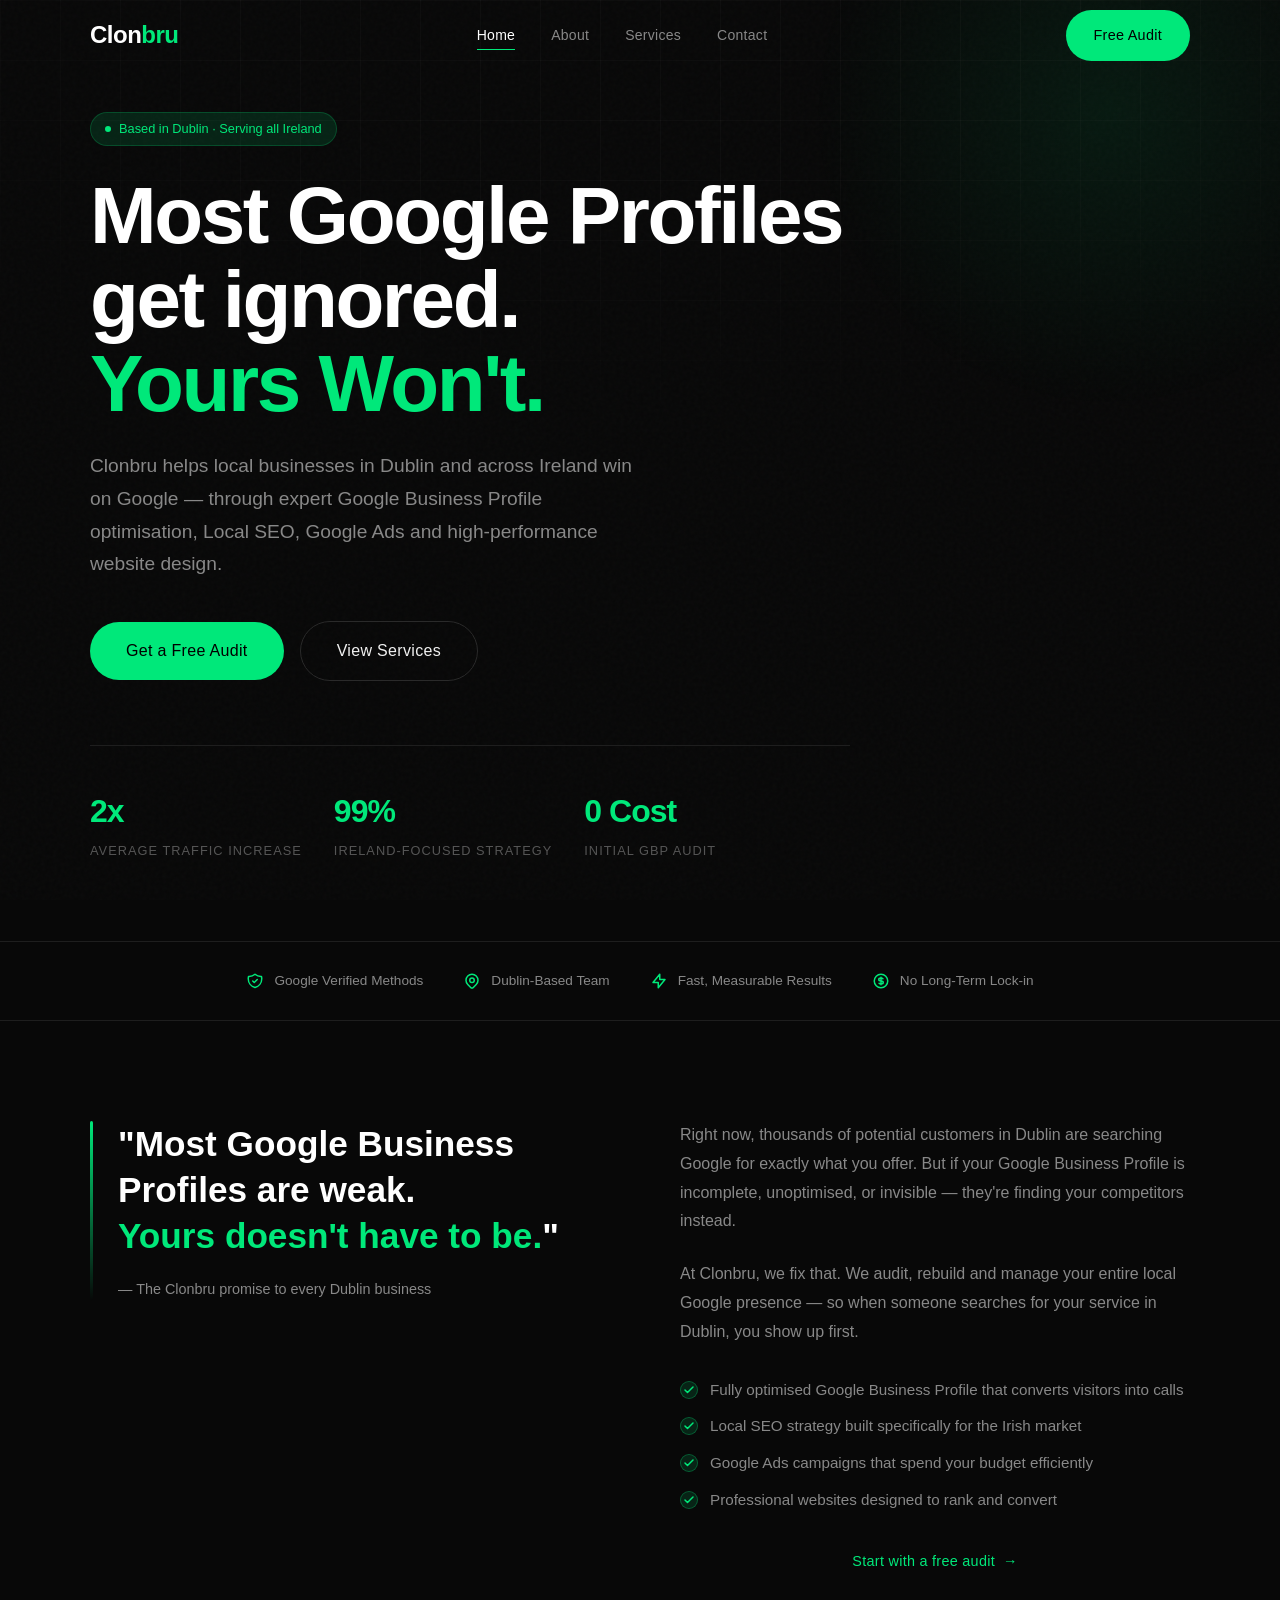
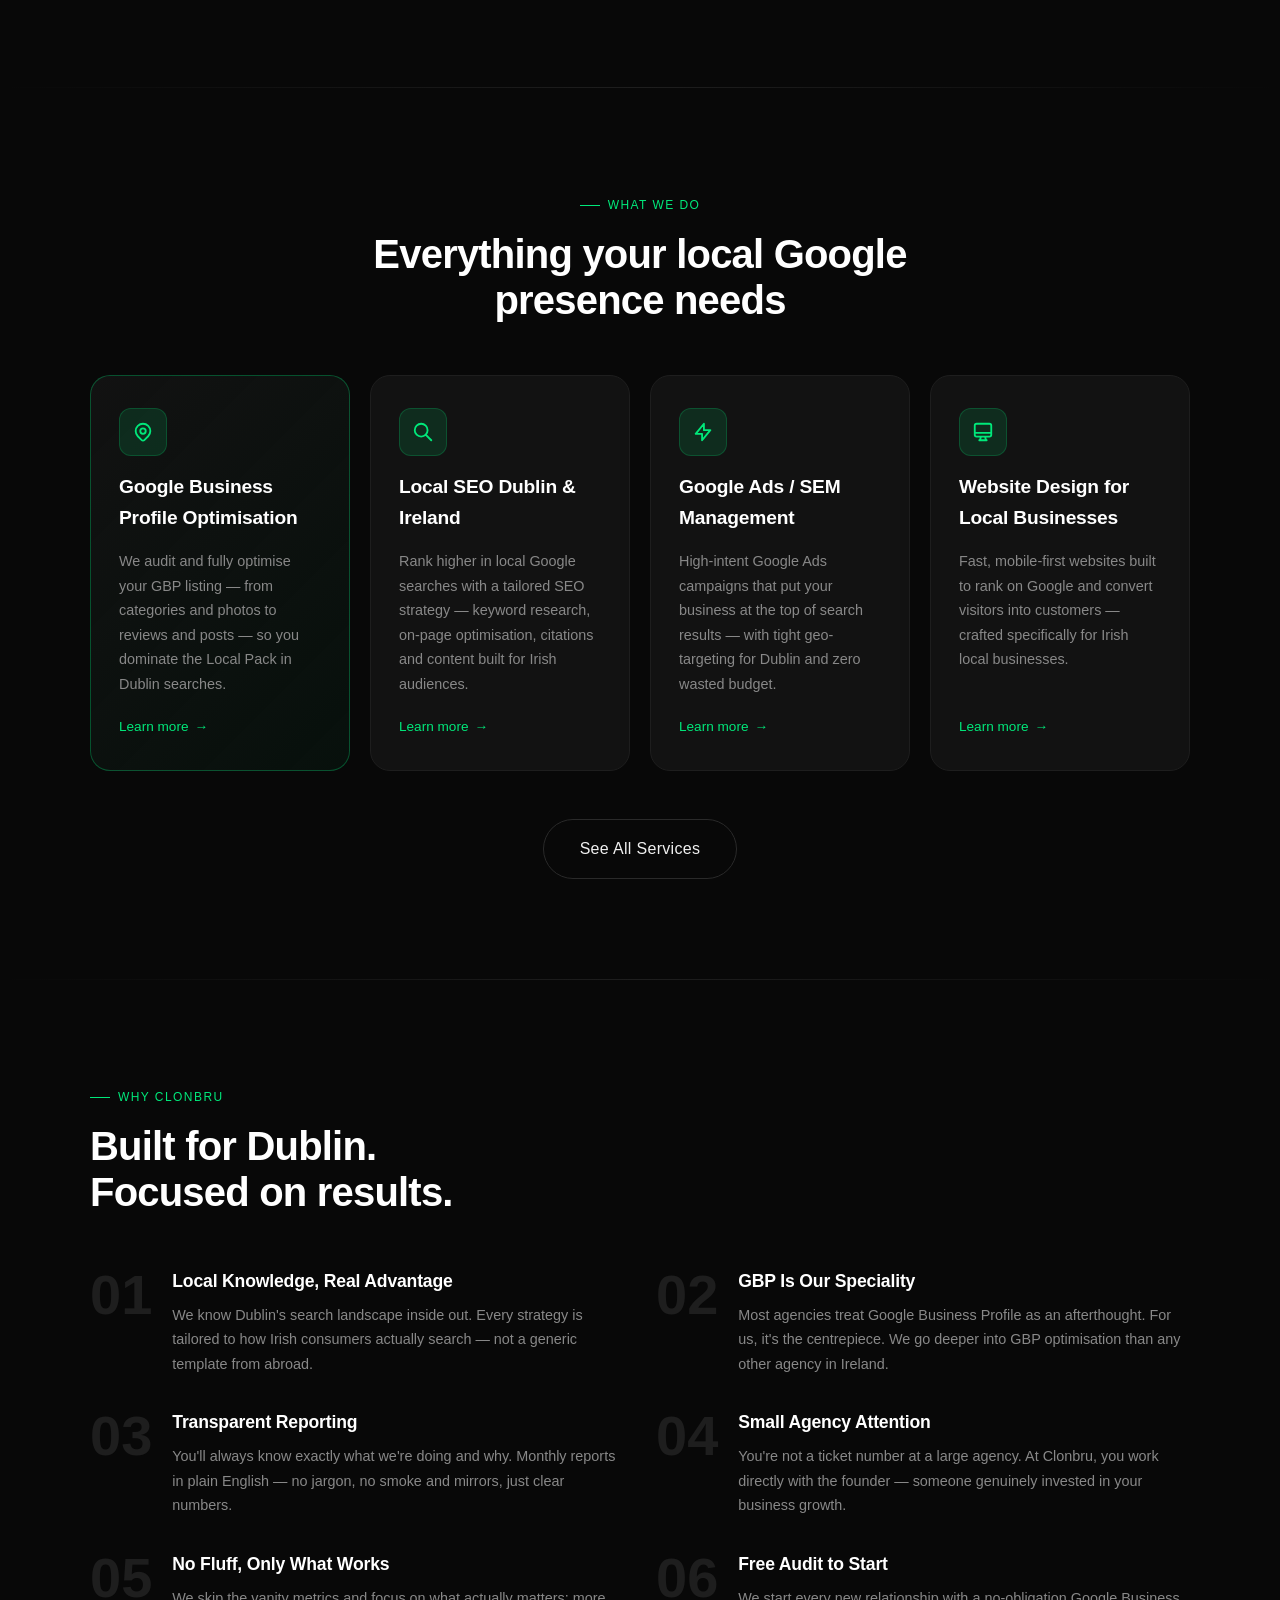
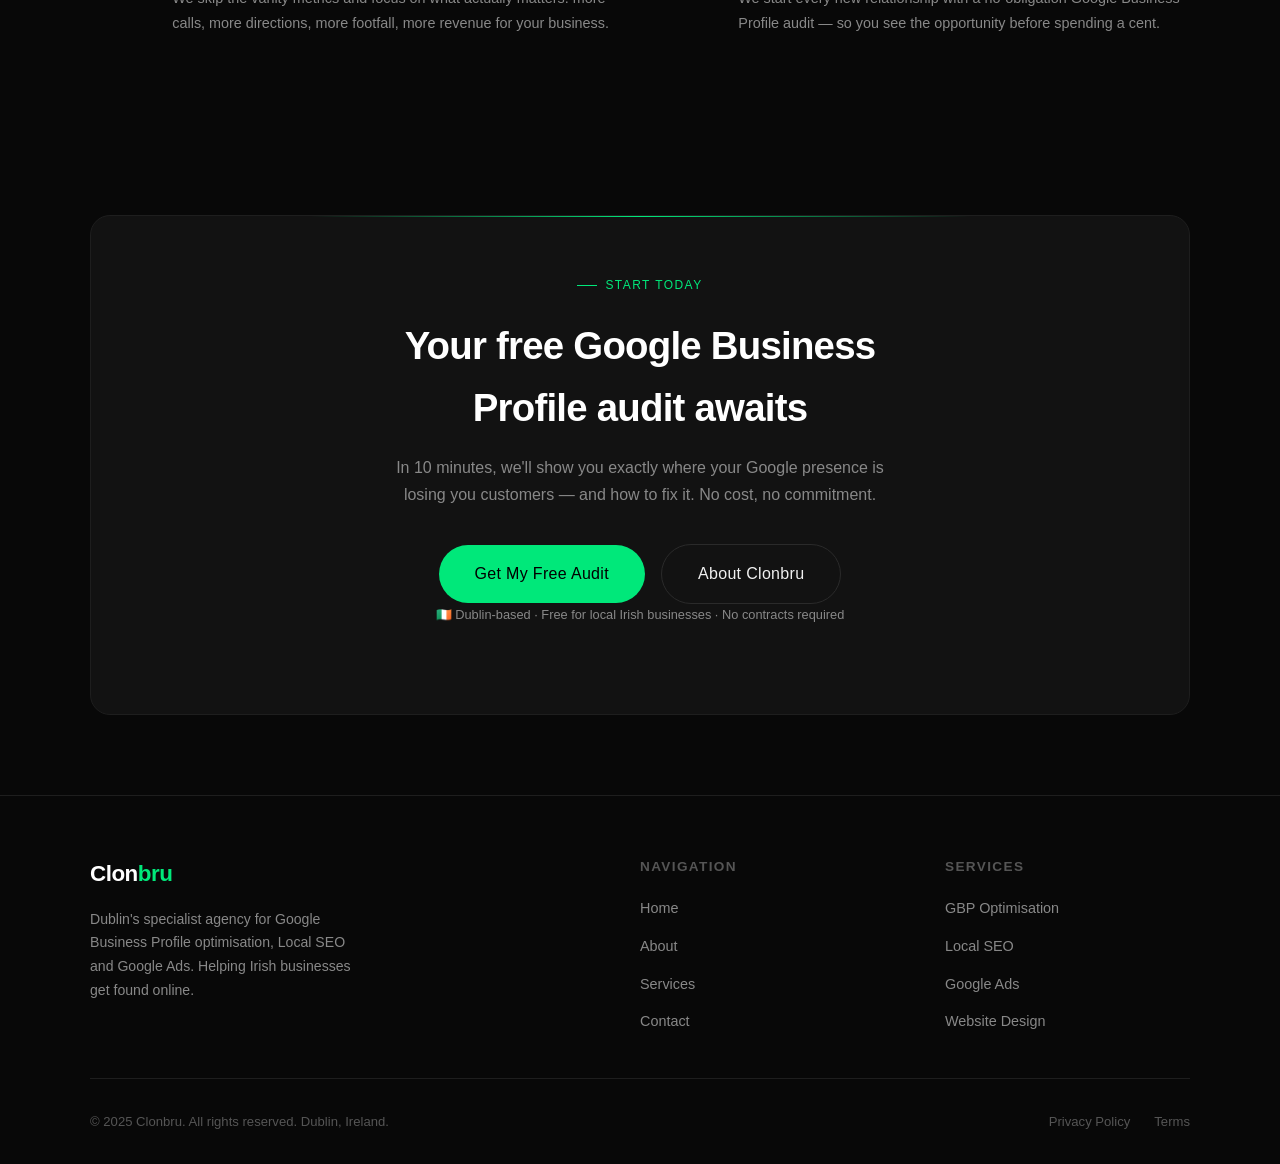
<file: index.html>
<!DOCTYPE html>
<html lang="en">
<head>
  <meta charset="UTF-8" />
  <meta name="viewport" content="width=device-width, initial-scale=1.0" />
  <title>Clonbru | Local SEO &amp; Google Business Profile Agency Dublin</title>
  <meta name="description" content="Clonbru is Dublin's specialist agency for Google Business Profile optimisation, Local SEO, Google Ads management and website creation for local businesses in Ireland. Get a free audit today." />
  <meta name="keywords" content="Google Business Profile Dublin, Local SEO Ireland, SEO agency Dublin, Google Ads management Dublin, website design Dublin, local SEO Dublin" />
  <meta name="robots" content="index, follow" />
  <link rel="canonical" href="https://www.clonbru.com/" />

  <!-- Open Graph -->
  <meta property="og:title" content="Clonbru | Local SEO &amp; Google Business Profile Agency Dublin" />
  <meta property="og:description" content="Most Google Business Profiles are weak. Yours doesn't have to be. We help Dublin businesses get found on Google." />
  <meta property="og:type" content="website" />
  <meta property="og:url" content="https://www.clonbru.com/" />
  <meta property="og:locale" content="en_IE" />

  <!-- Schema.org LocalBusiness -->
  <script type="application/ld+json">
  {
    "@context": "https://schema.org",
    "@type": "LocalBusiness",
    "name": "Clonbru",
    "description": "Dublin-based digital marketing agency specialising in Google Business Profile optimisation, Local SEO and Google Ads for local businesses in Ireland.",
    "founder": {"@type": "Person", "name": "Felipe Gomes"},
    "address": {"@type": "PostalAddress", "addressLocality": "Dublin", "addressCountry": "IE"},
    "url": "https://www.clonbru.com",
    "areaServed": "Ireland",
    "serviceType": ["Local SEO", "Google Business Profile Optimization", "Google Ads", "Website Design"]
  }
  </script>

  <link rel="stylesheet" href="style.css" />
</head>
<body>

  <!-- ============================================================
       NAVBAR
       ============================================================ -->
  <nav class="navbar" role="navigation" aria-label="Main navigation">
    <div class="nav-inner">
      <a href="index.html" class="nav-logo" aria-label="Clonbru home">Clon<span>bru</span></a>

      <div class="nav-links" role="list">
        <a href="index.html" role="listitem">Home</a>
        <a href="about.html" role="listitem">About</a>
        <a href="services.html" role="listitem">Services</a>
        <a href="contact.html" role="listitem">Contact</a>
      </div>

      <a href="contact.html" class="btn btn-primary nav-cta">Free Audit</a>

      <button class="hamburger" aria-label="Toggle navigation menu" aria-expanded="false" aria-controls="mobileMenu">
        <span></span>
        <span></span>
        <span></span>
      </button>
    </div>
  </nav>

  <!-- Mobile Menu -->
  <div class="mobile-menu" id="mobileMenu" role="dialog" aria-modal="true" aria-label="Mobile navigation">
    <a href="index.html">Home</a>
    <a href="about.html">About</a>
    <a href="services.html">Services</a>
    <a href="contact.html">Contact</a>
    <a href="contact.html" class="btn btn-primary mobile-menu-cta">Get Free Audit</a>
  </div>

  <main>

    <!-- ============================================================
         HERO
         ============================================================ -->
    <section class="hero" aria-label="Hero">
      <div class="hero-bg-glow" aria-hidden="true"></div>
      <div class="hero-bg-grid" aria-hidden="true"></div>

      <div class="container">
        <div class="hero-content">

          <div class="hero-badge fade-up">
            <span class="dot" aria-hidden="true"></span>
            Based in Dublin · Serving all Ireland
          </div>

          <h1 class="display-xl fade-up delay-1">
            Most Google Profiles get ignored. <br />
            <em>Yours Won't.</em>
          </h1>

          <p class="lead fade-up delay-2">
            Clonbru helps local businesses in Dublin and across Ireland win on Google —
            through expert Google Business Profile optimisation, Local SEO, Google Ads
            and high-performance website design.
          </p>

          <div class="hero-actions fade-up delay-3">
            <a href="contact.html" class="btn btn-primary btn-lg">
              Get a Free Audit
            </a>
            <a href="services.html" class="btn btn-outline btn-lg">
              View Services
            </a>
          </div>

          <div class="hero-stats fade-up delay-4">
            <div class="stat-item">
              <div class="stat-number">
                <span data-count="3" data-suffix="x">0x</span>
              </div>
              <div class="stat-label">Average traffic increase</div>
            </div>
            <div class="stat-item">
              <div class="stat-number">
                <span data-count="100" data-suffix="%">0%</span>
              </div>
              <div class="stat-label">Ireland-focused strategy</div>
            </div>
            <div class="stat-item">
              <div class="stat-number">
                <span data-count="0" data-suffix=" Cost">0</span>
              </div>
              <div class="stat-label">Initial GBP audit</div>
            </div>
          </div>

        </div>
      </div>
    </section>

    <!-- ============================================================
         TRUST BAR
         ============================================================ -->
    <div class="trust-bar" aria-label="Trust signals">
      <div class="container">
        <div class="trust-bar-inner">
          <div class="trust-item">
            <svg width="18" height="18" fill="none" viewBox="0 0 24 24" stroke="currentColor" stroke-width="2" aria-hidden="true">
              <path stroke-linecap="round" stroke-linejoin="round" d="M9 12l2 2 4-4m5.618-4.016A11.955 11.955 0 0112 2.944a11.955 11.955 0 01-8.618 3.04A12.02 12.02 0 003 9c0 5.591 3.824 10.29 9 11.622 5.176-1.332 9-6.03 9-11.622 0-1.042-.133-2.052-.382-3.016z"/>
            </svg>
            Google Verified Methods
          </div>
          <div class="trust-item">
            <svg width="18" height="18" fill="none" viewBox="0 0 24 24" stroke="currentColor" stroke-width="2" aria-hidden="true">
              <path stroke-linecap="round" stroke-linejoin="round" d="M17.657 16.657L13.414 20.9a1.998 1.998 0 01-2.827 0l-4.244-4.243a8 8 0 1111.314 0z"/>
              <path stroke-linecap="round" stroke-linejoin="round" d="M15 11a3 3 0 11-6 0 3 3 0 016 0z"/>
            </svg>
            Dublin-Based Team
          </div>
          <div class="trust-item">
            <svg width="18" height="18" fill="none" viewBox="0 0 24 24" stroke="currentColor" stroke-width="2" aria-hidden="true">
              <path stroke-linecap="round" stroke-linejoin="round" d="M13 10V3L4 14h7v7l9-11h-7z"/>
            </svg>
            Fast, Measurable Results
          </div>
          <div class="trust-item">
            <svg width="18" height="18" fill="none" viewBox="0 0 24 24" stroke="currentColor" stroke-width="2" aria-hidden="true">
              <path stroke-linecap="round" stroke-linejoin="round" d="M12 8c-1.657 0-3 .895-3 2s1.343 2 3 2 3 .895 3 2-1.343 2-3 2m0-8c1.11 0 2.08.402 2.599 1M12 8V7m0 1v8m0 0v1m0-1c-1.11 0-2.08-.402-2.599-1M21 12a9 9 0 11-18 0 9 9 0 0118 0z"/>
            </svg>
            No Long-Term Lock-in
          </div>
        </div>
      </div>
    </div>

    <!-- ============================================================
         POSITIONING SECTION
         ============================================================ -->
    <section class="positioning-section section-pad" aria-labelledby="positioning-heading">
      <div class="container">
        <div class="positioning-grid">

          <div class="positioning-quote fade-up">
            <p class="quote-text" id="positioning-heading">
              "Most Google Business Profiles are weak.<br />
              <em>Yours doesn't have to be.</em>"
            </p>
            <p style="color: var(--text-muted); font-size: 0.9rem; margin-top: 16px;">
              — The Clonbru promise to every Dublin business
            </p>
          </div>

          <div class="positioning-body fade-up delay-2">
            <p>
              Right now, thousands of potential customers in Dublin are searching Google for
              exactly what you offer. But if your Google Business Profile is incomplete, unoptimised,
              or invisible — they're finding your competitors instead.
            </p>
            <p>
              At Clonbru, we fix that. We audit, rebuild and manage your entire local Google
              presence — so when someone searches for your service in Dublin, you show up first.
            </p>
            <ul class="check-list">
              <li>Fully optimised Google Business Profile that converts visitors into calls</li>
              <li>Local SEO strategy built specifically for the Irish market</li>
              <li>Google Ads campaigns that spend your budget efficiently</li>
              <li>Professional websites designed to rank and convert</li>
            </ul>
            <a href="contact.html" class="btn btn-ghost">
              Start with a free audit <span class="arrow">→</span>
            </a>
          </div>

        </div>
      </div>
    </section>

    <div class="divider" aria-hidden="true"></div>

    <!-- ============================================================
         SERVICES OVERVIEW
         ============================================================ -->
    <section class="section-pad" aria-labelledby="services-heading">
      <div class="container">

        <div class="section-header text-center fade-up">
          <div class="label">What We Do</div>
          <h2 class="display-md" id="services-heading">
            Everything your local Google<br />presence needs
          </h2>
        </div>

        <div class="services-grid">

          <article class="service-card featured fade-up delay-1">
            <div class="service-icon" aria-hidden="true">
              <svg width="22" height="22" fill="none" viewBox="0 0 24 24" stroke="currentColor" stroke-width="2">
                <path stroke-linecap="round" stroke-linejoin="round" d="M17.657 16.657L13.414 20.9a1.998 1.998 0 01-2.827 0l-4.244-4.243a8 8 0 1111.314 0z"/>
                <circle cx="12" cy="11" r="3"/>
              </svg>
            </div>
            <h3>Google Business Profile Optimisation</h3>
            <p>We audit and fully optimise your GBP listing — from categories and photos to reviews and posts — so you dominate the Local Pack in Dublin searches.</p>
            <a href="services.html#gbp" class="service-card-link">Learn more <span aria-hidden="true">→</span></a>
          </article>

          <article class="service-card fade-up delay-2">
            <div class="service-icon" aria-hidden="true">
              <svg width="22" height="22" fill="none" viewBox="0 0 24 24" stroke="currentColor" stroke-width="2">
                <path stroke-linecap="round" stroke-linejoin="round" d="M21 21l-6-6m2-5a7 7 0 11-14 0 7 7 0 0114 0z"/>
              </svg>
            </div>
            <h3>Local SEO Dublin &amp; Ireland</h3>
            <p>Rank higher in local Google searches with a tailored SEO strategy — keyword research, on-page optimisation, citations and content built for Irish audiences.</p>
            <a href="services.html#local-seo" class="service-card-link">Learn more <span aria-hidden="true">→</span></a>
          </article>

          <article class="service-card fade-up delay-3">
            <div class="service-icon" aria-hidden="true">
              <svg width="22" height="22" fill="none" viewBox="0 0 24 24" stroke="currentColor" stroke-width="2">
                <path stroke-linecap="round" stroke-linejoin="round" d="M13 10V3L4 14h7v7l9-11h-7z"/>
              </svg>
            </div>
            <h3>Google Ads / SEM Management</h3>
            <p>High-intent Google Ads campaigns that put your business at the top of search results — with tight geo-targeting for Dublin and zero wasted budget.</p>
            <a href="services.html#google-ads" class="service-card-link">Learn more <span aria-hidden="true">→</span></a>
          </article>

          <article class="service-card fade-up delay-4">
            <div class="service-icon" aria-hidden="true">
              <svg width="22" height="22" fill="none" viewBox="0 0 24 24" stroke="currentColor" stroke-width="2">
                <path stroke-linecap="round" stroke-linejoin="round" d="M9.75 17L9 20l-1 1h8l-1-1-.75-3M3 13h18M5 17h14a2 2 0 002-2V5a2 2 0 00-2-2H5a2 2 0 00-2 2v10a2 2 0 002 2z"/>
              </svg>
            </div>
            <h3>Website Design for Local Businesses</h3>
            <p>Fast, mobile-first websites built to rank on Google and convert visitors into customers — crafted specifically for Irish local businesses.</p>
            <a href="services.html#web-design" class="service-card-link">Learn more <span aria-hidden="true">→</span></a>
          </article>

        </div>

        <div class="text-center mt-48 fade-up">
          <a href="services.html" class="btn btn-outline btn-lg">See All Services</a>
        </div>

      </div>
    </section>

    <div class="divider" aria-hidden="true"></div>

    <!-- ============================================================
         WHY CLONBRU
         ============================================================ -->
    <section class="section-pad" aria-labelledby="why-heading">
      <div class="container">

        <div class="section-header fade-up">
          <div class="label">Why Clonbru</div>
          <h2 class="display-md" id="why-heading">
            Built for Dublin.<br />Focused on results.
          </h2>
        </div>

        <div class="benefits-grid">

          <div class="benefit-item fade-up delay-1">
            <div class="benefit-number" aria-hidden="true">01</div>
            <div class="benefit-content">
              <h3>Local Knowledge, Real Advantage</h3>
              <p>We know Dublin's search landscape inside out. Every strategy is tailored to how Irish consumers actually search — not a generic template from abroad.</p>
            </div>
          </div>

          <div class="benefit-item fade-up delay-2">
            <div class="benefit-number" aria-hidden="true">02</div>
            <div class="benefit-content">
              <h3>GBP Is Our Speciality</h3>
              <p>Most agencies treat Google Business Profile as an afterthought. For us, it's the centrepiece. We go deeper into GBP optimisation than any other agency in Ireland.</p>
            </div>
          </div>

          <div class="benefit-item fade-up delay-3">
            <div class="benefit-number" aria-hidden="true">03</div>
            <div class="benefit-content">
              <h3>Transparent Reporting</h3>
              <p>You'll always know exactly what we're doing and why. Monthly reports in plain English — no jargon, no smoke and mirrors, just clear numbers.</p>
            </div>
          </div>

          <div class="benefit-item fade-up delay-4">
            <div class="benefit-number" aria-hidden="true">04</div>
            <div class="benefit-content">
              <h3>Small Agency Attention</h3>
              <p>You're not a ticket number at a large agency. At Clonbru, you work directly with the founder — someone genuinely invested in your business growth.</p>
            </div>
          </div>

          <div class="benefit-item fade-up delay-1">
            <div class="benefit-number" aria-hidden="true">05</div>
            <div class="benefit-content">
              <h3>No Fluff, Only What Works</h3>
              <p>We skip the vanity metrics and focus on what actually matters: more calls, more directions, more footfall, more revenue for your business.</p>
            </div>
          </div>

          <div class="benefit-item fade-up delay-2">
            <div class="benefit-number" aria-hidden="true">06</div>
            <div class="benefit-content">
              <h3>Free Audit to Start</h3>
              <p>We start every new relationship with a no-obligation Google Business Profile audit — so you see the opportunity before spending a cent.</p>
            </div>
          </div>

        </div>

      </div>
    </section>

    <!-- ============================================================
         CTA SECTION
         ============================================================ -->
    <section class="cta-section" aria-labelledby="cta-heading">
      <div class="container">
        <div class="cta-box fade-up">
          <div class="label" style="justify-content: center; margin-bottom: 20px;">Start Today</div>
          <h2 id="cta-heading">
            Your free Google Business<br />Profile audit awaits
          </h2>
          <p>
            In 10 minutes, we'll show you exactly where your Google presence
            is losing you customers — and how to fix it. No cost, no commitment.
          </p>
          <div class="cta-actions">
            <a href="contact.html" class="btn btn-primary btn-lg">Get My Free Audit</a>
            <a href="about.html" class="btn btn-outline btn-lg">About Clonbru</a>
          </div>
          <p class="cta-note mt-24">🇮🇪 Dublin-based · Free for local Irish businesses · No contracts required</p>
        </div>
      </div>
    </section>

  </main>

  <!-- ============================================================
       FOOTER
       ============================================================ -->
  <footer class="footer" role="contentinfo">
    <div class="container">
      <div class="footer-grid">

        <div class="footer-brand">
          <a href="index.html" class="footer-logo">Clon<span>bru</span></a>
          <p>Dublin's specialist agency for Google Business Profile optimisation, Local SEO and Google Ads. Helping Irish businesses get found online.</p>
        </div>

        <div class="footer-col">
          <h4>Navigation</h4>
          <ul>
            <li><a href="index.html">Home</a></li>
            <li><a href="about.html">About</a></li>
            <li><a href="services.html">Services</a></li>
            <li><a href="contact.html">Contact</a></li>
          </ul>
        </div>

        <div class="footer-col">
          <h4>Services</h4>
          <ul>
            <li><a href="services.html#gbp">GBP Optimisation</a></li>
            <li><a href="services.html#local-seo">Local SEO</a></li>
            <li><a href="services.html#google-ads">Google Ads</a></li>
            <li><a href="services.html#web-design">Website Design</a></li>
          </ul>
        </div>

      </div>

      <div class="footer-bottom">
        <p>&copy; 2025 Clonbru. All rights reserved. Dublin, Ireland.</p>
        <div class="footer-bottom-links">
          <a href="privacy.html">Privacy Policy</a>
          <a href="terms.html">Terms</a>
        </div>
      </div>

    </div>
  </footer>

  <script src="script.js"></script>
</body>
</html>
</file>
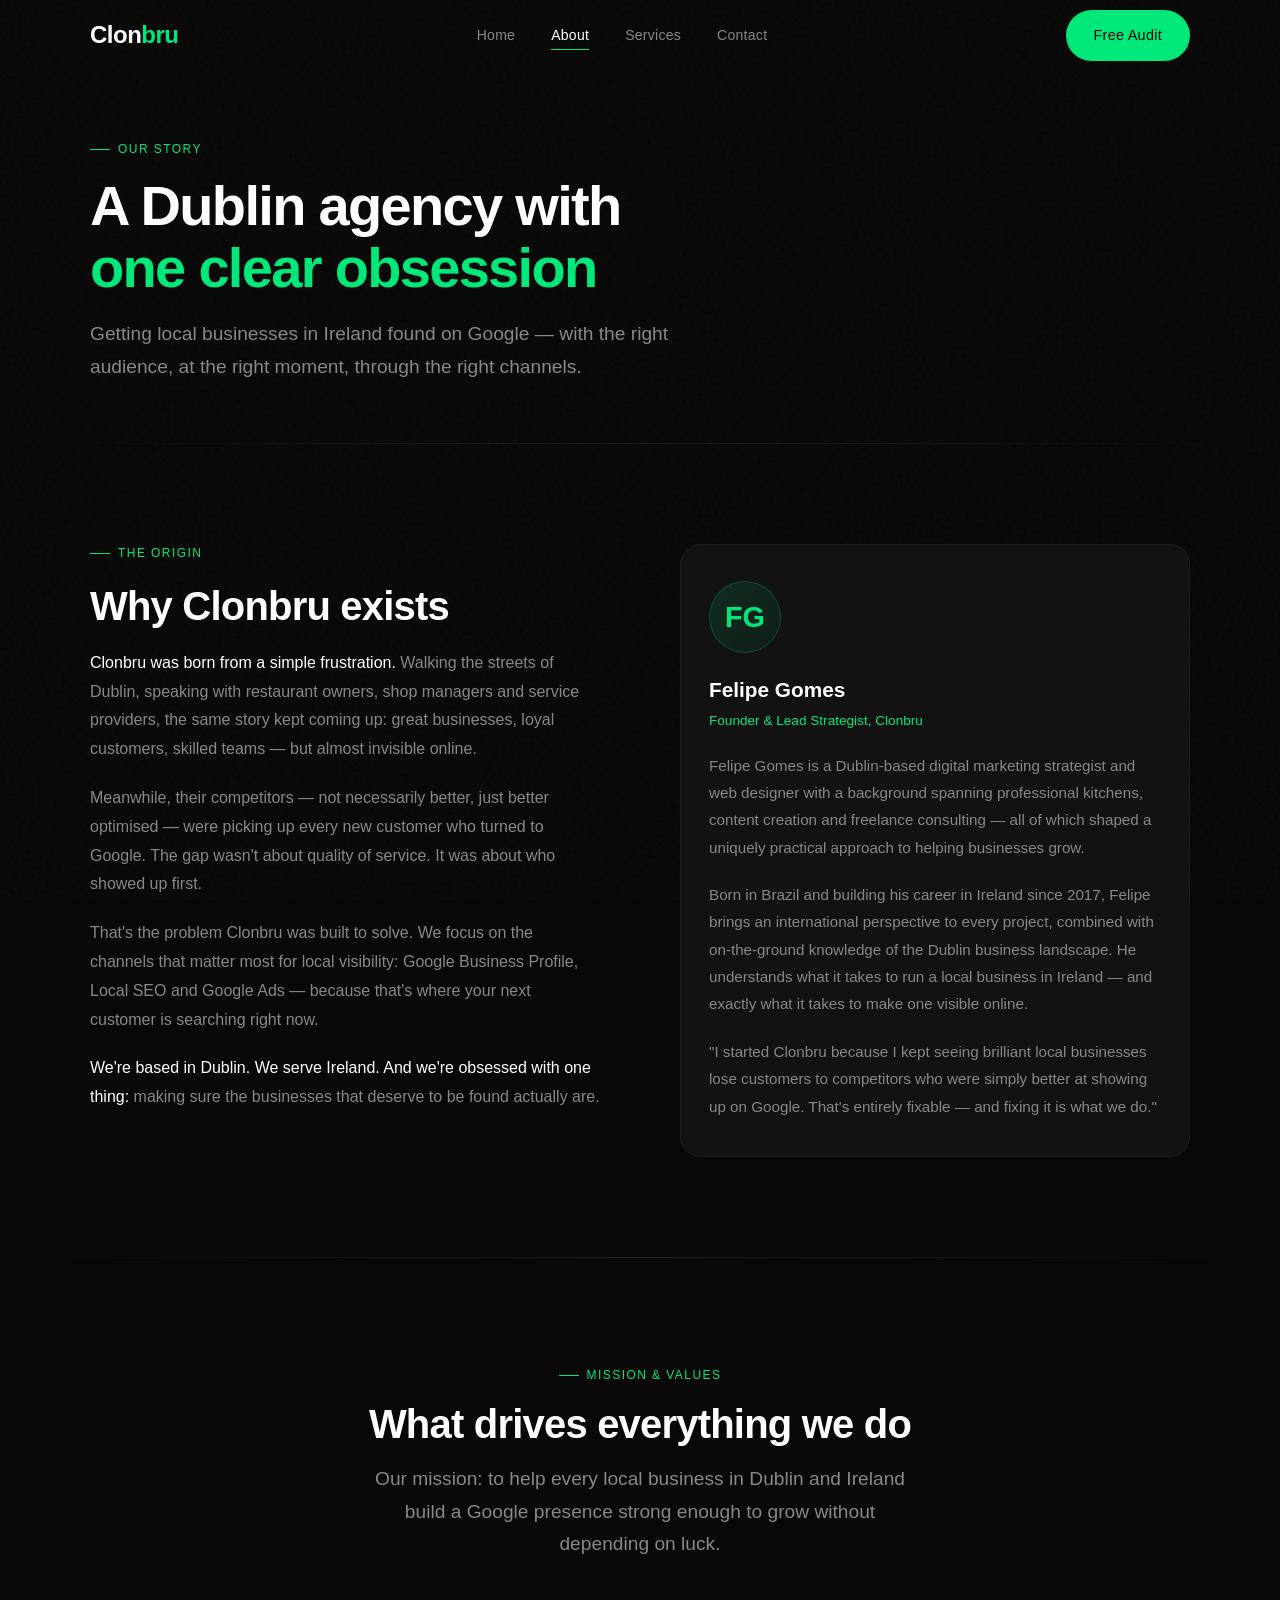
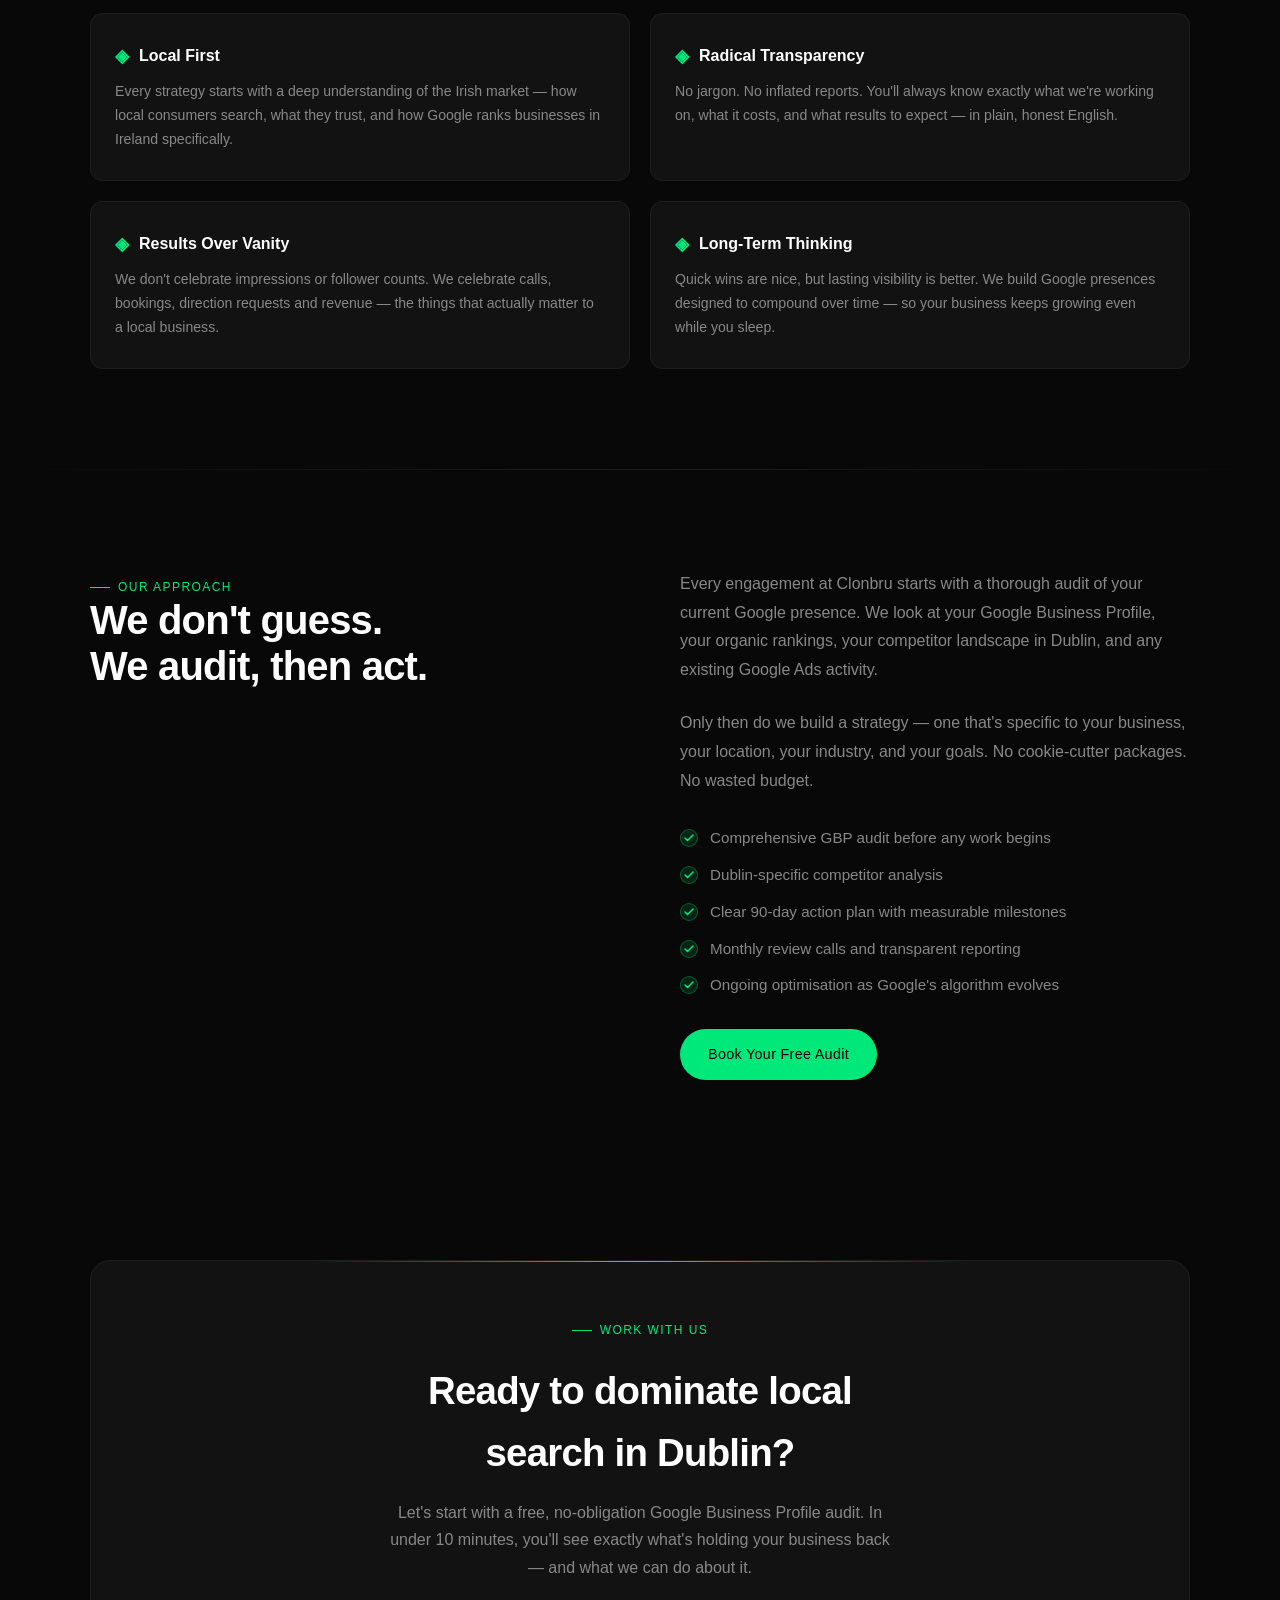
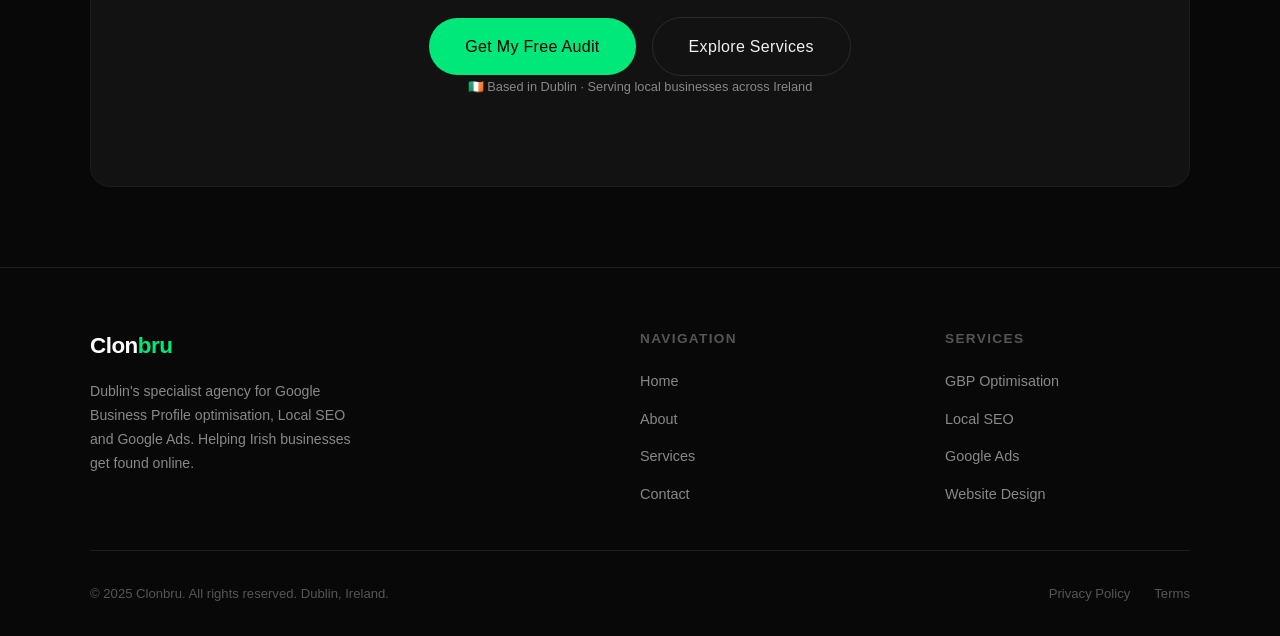
<file: about.html>
<!DOCTYPE html>
<html lang="en">
<head>
  <meta charset="UTF-8" />
  <meta name="viewport" content="width=device-width, initial-scale=1.0" />
  <title>About Clonbru | Local SEO Agency Dublin — Founded by Felipe Gomes</title>
  <meta name="description" content="Clonbru is a Dublin-based digital marketing agency founded by Felipe Gomes. We specialise in Google Business Profile optimisation and Local SEO for Irish local businesses." />
  <meta name="keywords" content="Clonbru Dublin, Felipe Gomes SEO Dublin, local SEO agency Ireland, Google Business Profile Dublin, digital marketing Dublin" />
  <meta name="robots" content="index, follow" />
  <link rel="canonical" href="https://www.clonbru.com/about.html" />

  <meta property="og:title" content="About Clonbru | Local SEO Agency Dublin" />
  <meta property="og:description" content="Meet the Dublin-based team helping local businesses dominate Google. Founded by Felipe Gomes." />
  <meta property="og:type" content="website" />
  <meta property="og:url" content="https://www.clonbru.com/about.html" />
  <meta property="og:locale" content="en_IE" />

  <script type="application/ld+json">
  {
    "@context": "https://schema.org",
    "@type": "AboutPage",
    "name": "About Clonbru",
    "url": "https://www.clonbru.com/about.html",
    "description": "Dublin-based SEO and Google Business Profile agency founded by Felipe Gomes.",
    "mainEntity": {
      "@type": "Organization",
      "name": "Clonbru",
      "founder": {"@type": "Person", "name": "Felipe Gomes"},
      "address": {"@type": "PostalAddress", "addressLocality": "Dublin", "addressCountry": "IE"}
    }
  }
  </script>

  <link rel="stylesheet" href="style.css" />
</head>
<body>

  <!-- NAVBAR -->
  <nav class="navbar" role="navigation" aria-label="Main navigation">
    <div class="nav-inner">
      <a href="index.html" class="nav-logo">Clon<span>bru</span></a>
      <div class="nav-links">
        <a href="index.html">Home</a>
        <a href="about.html">About</a>
        <a href="services.html">Services</a>
        <a href="contact.html">Contact</a>
      </div>
      <a href="contact.html" class="btn btn-primary nav-cta">Free Audit</a>
      <button class="hamburger" aria-label="Toggle navigation menu" aria-expanded="false" aria-controls="mobileMenu">
        <span></span><span></span><span></span>
      </button>
    </div>
  </nav>

  <!-- Mobile Menu -->
  <div class="mobile-menu" id="mobileMenu" role="dialog" aria-modal="true">
    <a href="index.html">Home</a>
    <a href="about.html">About</a>
    <a href="services.html">Services</a>
    <a href="contact.html">Contact</a>
    <a href="contact.html" class="btn btn-primary mobile-menu-cta">Get Free Audit</a>
  </div>

  <main>

    <!-- PAGE HERO -->
    <section class="page-hero" aria-labelledby="about-hero-heading">
      <div class="page-hero-bg" aria-hidden="true"></div>
      <div class="container">
        <div class="label fade-up">Our Story</div>
        <h1 class="display-lg fade-up delay-1" id="about-hero-heading">
          A Dublin agency with<br /><span class="text-accent">one clear obsession</span>
        </h1>
        <p class="lead fade-up delay-2">
          Getting local businesses in Ireland found on Google — with the right audience, at the right moment,
          through the right channels.
        </p>
      </div>
    </section>

    <!-- ============================================================
         OUR STORY
         ============================================================ -->
    <section class="section-pad" aria-labelledby="story-heading">
      <div class="container">
        <div class="about-story-grid">

          <div class="about-story-text fade-up">
            <div class="label">The Origin</div>
            <h2 class="display-md" id="story-heading">Why Clonbru exists</h2>
            <p>
              <strong>Clonbru was born from a simple frustration.</strong> Walking the streets of Dublin,
              speaking with restaurant owners, shop managers and service providers, the same story kept
              coming up: great businesses, loyal customers, skilled teams — but almost invisible online.
            </p>
            <p>
              Meanwhile, their competitors — not necessarily better, just better optimised — were
              picking up every new customer who turned to Google. The gap wasn't about quality of service.
              It was about who showed up first.
            </p>
            <p>
              That's the problem Clonbru was built to solve. We focus on the channels that matter most
              for local visibility: Google Business Profile, Local SEO and Google Ads — because that's
              where your next customer is searching right now.
            </p>
            <p>
              <strong>We're based in Dublin. We serve Ireland. And we're obsessed with one thing:</strong>
              making sure the businesses that deserve to be found actually are.
            </p>
          </div>

          <div class="founder-card fade-up delay-2">
            <div class="founder-avatar" aria-label="Felipe Gomes initials">FG</div>
            <div>
              <div class="founder-name">Felipe Gomes</div>
              <div class="founder-title">Founder &amp; Lead Strategist, Clonbru</div>
            </div>
            <p class="founder-bio">
              Felipe Gomes is a Dublin-based digital marketing strategist and web designer
              with a background spanning professional kitchens, content creation and freelance
              consulting — all of which shaped a uniquely practical approach to helping businesses grow.
            </p>
            <p class="founder-bio">
              Born in Brazil and building his career in Ireland since 2017, Felipe brings an international
              perspective to every project, combined with on-the-ground knowledge of the Dublin business
              landscape. He understands what it takes to run a local business in Ireland — and
              exactly what it takes to make one visible online.
            </p>
            <p class="founder-bio">
              "I started Clonbru because I kept seeing brilliant local businesses lose customers to
              competitors who were simply better at showing up on Google. That's entirely fixable —
              and fixing it is what we do."
            </p>
          </div>

        </div>
      </div>
    </section>

    <div class="divider" aria-hidden="true"></div>

    <!-- ============================================================
         MISSION
         ============================================================ -->
    <section class="section-pad" aria-labelledby="mission-heading">
      <div class="container">

        <div class="section-header text-center fade-up">
          <div class="label">Mission &amp; Values</div>
          <h2 class="display-md" id="mission-heading">
            What drives everything we do
          </h2>
          <p class="lead" style="max-width: 560px; margin: 16px auto 0;">
            Our mission: to help every local business in Dublin and Ireland build a
            Google presence strong enough to grow without depending on luck.
          </p>
        </div>

        <div class="values-grid">

          <div class="value-card fade-up delay-1">
            <h3><span class="v-icon" aria-hidden="true">◈</span> Local First</h3>
            <p>Every strategy starts with a deep understanding of the Irish market — how local consumers search, what they trust, and how Google ranks businesses in Ireland specifically.</p>
          </div>

          <div class="value-card fade-up delay-2">
            <h3><span class="v-icon" aria-hidden="true">◈</span> Radical Transparency</h3>
            <p>No jargon. No inflated reports. You'll always know exactly what we're working on, what it costs, and what results to expect — in plain, honest English.</p>
          </div>

          <div class="value-card fade-up delay-3">
            <h3><span class="v-icon" aria-hidden="true">◈</span> Results Over Vanity</h3>
            <p>We don't celebrate impressions or follower counts. We celebrate calls, bookings, direction requests and revenue — the things that actually matter to a local business.</p>
          </div>

          <div class="value-card fade-up delay-4">
            <h3><span class="v-icon" aria-hidden="true">◈</span> Long-Term Thinking</h3>
            <p>Quick wins are nice, but lasting visibility is better. We build Google presences designed to compound over time — so your business keeps growing even while you sleep.</p>
          </div>

        </div>

      </div>
    </section>

    <div class="divider" aria-hidden="true"></div>

    <!-- ============================================================
         APPROACH
         ============================================================ -->
    <section class="section-pad" aria-labelledby="approach-heading">
      <div class="container">
        <div class="about-story-grid">

          <div class="fade-up">
            <div class="label">Our Approach</div>
            <h2 class="display-md" id="approach-heading">
              We don't guess.<br />We audit, then act.
            </h2>
          </div>

          <div class="positioning-body fade-up delay-2">
            <p>
              Every engagement at Clonbru starts with a thorough audit of your current Google
              presence. We look at your Google Business Profile, your organic rankings, your
              competitor landscape in Dublin, and any existing Google Ads activity.
            </p>
            <p>
              Only then do we build a strategy — one that's specific to your business, your location,
              your industry, and your goals. No cookie-cutter packages. No wasted budget.
            </p>
            <ul class="check-list">
              <li>Comprehensive GBP audit before any work begins</li>
              <li>Dublin-specific competitor analysis</li>
              <li>Clear 90-day action plan with measurable milestones</li>
              <li>Monthly review calls and transparent reporting</li>
              <li>Ongoing optimisation as Google's algorithm evolves</li>
            </ul>
            <a href="contact.html" class="btn btn-primary" style="align-self: flex-start; margin-top: 8px;">
              Book Your Free Audit
            </a>
          </div>

        </div>
      </div>
    </section>

    <!-- CTA -->
    <section class="cta-section" aria-labelledby="about-cta-heading">
      <div class="container">
        <div class="cta-box fade-up">
          <div class="label" style="justify-content: center; margin-bottom: 20px;">Work With Us</div>
          <h2 id="about-cta-heading">
            Ready to dominate local<br />search in Dublin?
          </h2>
          <p>
            Let's start with a free, no-obligation Google Business Profile audit.
            In under 10 minutes, you'll see exactly what's holding your business
            back — and what we can do about it.
          </p>
          <div class="cta-actions">
            <a href="contact.html" class="btn btn-primary btn-lg">Get My Free Audit</a>
            <a href="services.html" class="btn btn-outline btn-lg">Explore Services</a>
          </div>
          <p class="cta-note mt-24">🇮🇪 Based in Dublin · Serving local businesses across Ireland</p>
        </div>
      </div>
    </section>

  </main>

  <!-- FOOTER -->
  <footer class="footer" role="contentinfo">
    <div class="container">
      <div class="footer-grid">
        <div class="footer-brand">
          <a href="index.html" class="footer-logo">Clon<span>bru</span></a>
          <p>Dublin's specialist agency for Google Business Profile optimisation, Local SEO and Google Ads. Helping Irish businesses get found online.</p>
        </div>
        <div class="footer-col">
          <h4>Navigation</h4>
          <ul>
            <li><a href="index.html">Home</a></li>
            <li><a href="about.html">About</a></li>
            <li><a href="services.html">Services</a></li>
            <li><a href="contact.html">Contact</a></li>
          </ul>
        </div>
        <div class="footer-col">
          <h4>Services</h4>
          <ul>
            <li><a href="services.html#gbp">GBP Optimisation</a></li>
            <li><a href="services.html#local-seo">Local SEO</a></li>
            <li><a href="services.html#google-ads">Google Ads</a></li>
            <li><a href="services.html#web-design">Website Design</a></li>
          </ul>
        </div>
      </div>
      <div class="footer-bottom">
        <p>&copy; 2025 Clonbru. All rights reserved. Dublin, Ireland.</p>
        <div class="footer-bottom-links">
         <a href="privacy.html">Privacy Policy</a>
        <a href="terms.html">Terms</a>
        </div>
      </div>
    </div>
  </footer>

  <script src="script.js"></script>
</body>
</html>
</file>
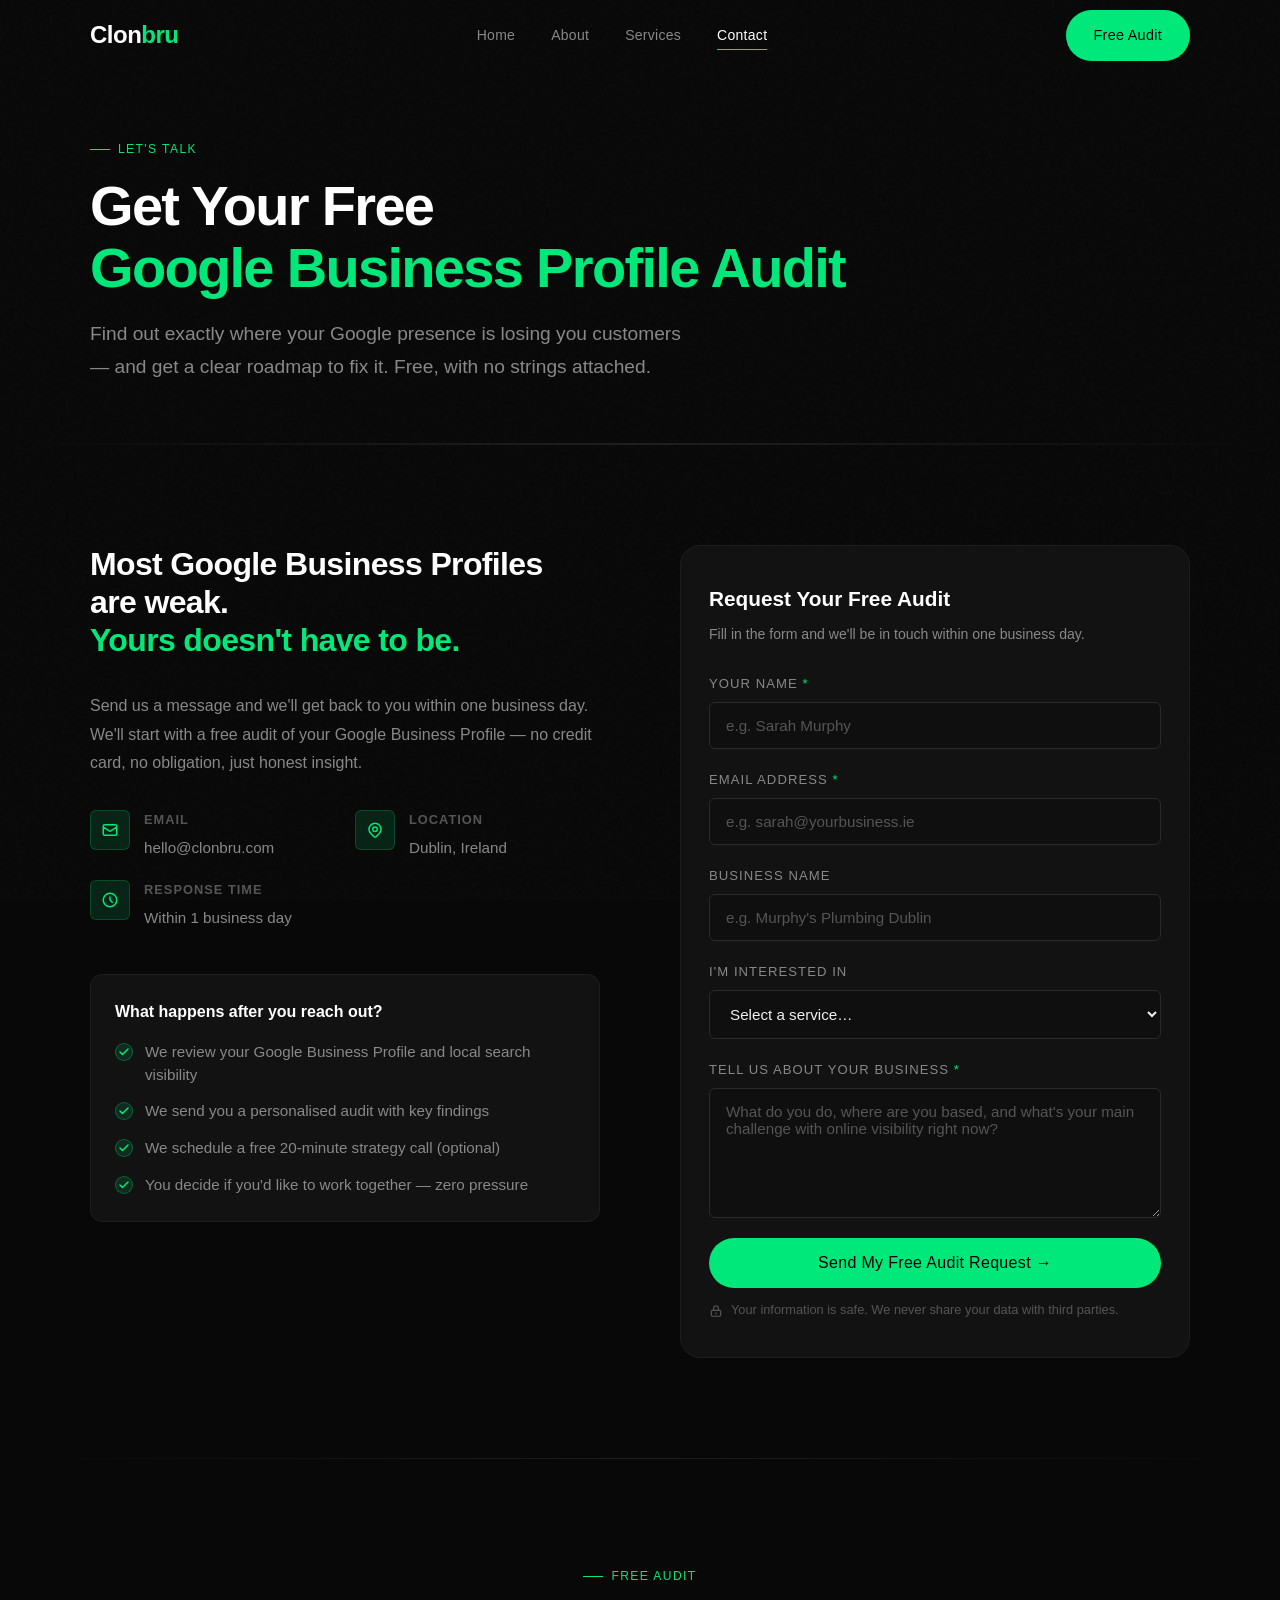
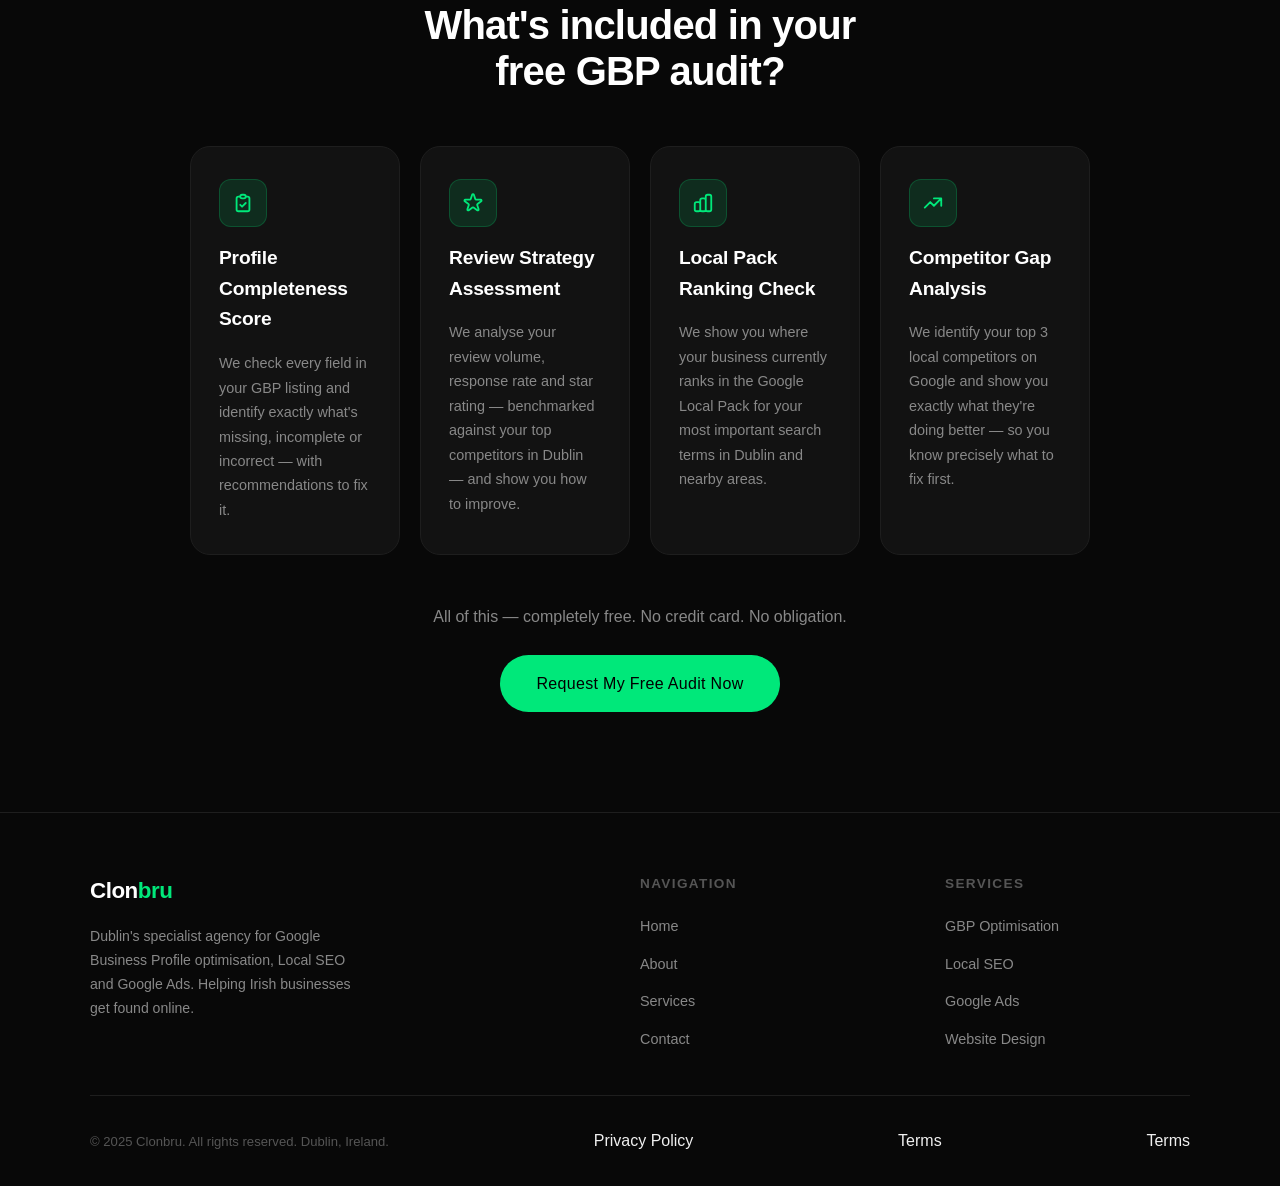
<file: contact.html>
<!DOCTYPE html>
<html lang="en">
<head>
  <meta charset="UTF-8" />
  <meta name="viewport" content="width=device-width, initial-scale=1.0" />
  <title>Contact Clonbru | Free Google Business Profile Audit Dublin</title>
  <meta name="description" content="Contact Clonbru for a free Google Business Profile audit. Based in Dublin, we help local businesses in Ireland rank higher on Google. No commitment required." />
  <meta name="keywords" content="contact Clonbru Dublin, free GBP audit Ireland, free SEO audit Dublin, Google Business Profile review Dublin, local SEO consultation Ireland" />
  <meta name="robots" content="index, follow" />
  <link rel="canonical" href="https://www.clonbru.com/contact.html" />

  <meta property="og:title" content="Contact Clonbru | Free Google Business Profile Audit Dublin" />
  <meta property="og:description" content="Get your free Google Business Profile audit from Clonbru, Dublin's local SEO specialists. No cost, no commitment." />
  <meta property="og:type" content="website" />
  <meta property="og:url" content="https://www.clonbru.com/contact.html" />
  <meta property="og:locale" content="en_IE" />

  <script type="application/ld+json">
  {
    "@context": "https://schema.org",
    "@type": "ContactPage",
    "name": "Contact Clonbru",
    "url": "https://www.clonbru.com/contact.html",
    "mainEntity": {
      "@type": "LocalBusiness",
      "name": "Clonbru",
      "telephone": "+353-1-XXX-XXXX",
      "email": "hello@clonbru.com",
      "address": {
        "@type": "PostalAddress",
        "addressLocality": "Dublin",
        "addressCountry": "IE"
      }
    }
  }
  </script>

  <link rel="stylesheet" href="style.css" />
</head>
<body>

  <!-- NAVBAR -->
  <nav class="navbar" role="navigation" aria-label="Main navigation">
    <div class="nav-inner">
      <a href="index.html" class="nav-logo">Clon<span>bru</span></a>
      <div class="nav-links">
        <a href="index.html">Home</a>
        <a href="about.html">About</a>
        <a href="services.html">Services</a>
        <a href="contact.html">Contact</a>
      </div>
      <a href="contact.html" class="btn btn-primary nav-cta">Free Audit</a>
      <button class="hamburger" aria-label="Toggle navigation menu" aria-expanded="false" aria-controls="mobileMenu">
        <span></span><span></span><span></span>
      </button>
    </div>
  </nav>

  <!-- Mobile Menu -->
  <div class="mobile-menu" id="mobileMenu" role="dialog" aria-modal="true">
    <a href="index.html">Home</a>
    <a href="about.html">About</a>
    <a href="services.html">Services</a>
    <a href="contact.html">Contact</a>
    <a href="contact.html" class="btn btn-primary mobile-menu-cta">Get Free Audit</a>
  </div>

  <main>

    <!-- PAGE HERO -->
    <section class="page-hero" aria-labelledby="contact-hero-heading">
      <div class="page-hero-bg" aria-hidden="true"></div>
      <div class="container">
        <div class="label fade-up">Let's Talk</div>
        <h1 class="display-lg fade-up delay-1" id="contact-hero-heading">
          Get Your Free<br /><span class="text-accent">Google Business Profile Audit</span>
        </h1>
        <p class="lead fade-up delay-2">
          Find out exactly where your Google presence is losing you customers —
          and get a clear roadmap to fix it. Free, with no strings attached.
        </p>
      </div>
    </section>

    <div class="divider" aria-hidden="true"></div>

    <!-- ============================================================
         CONTACT SECTION
         ============================================================ -->
    <section class="section-pad" aria-labelledby="contact-section-heading">
      <div class="container">
        <div class="contact-grid">

          <!-- LEFT: Info -->
          <div class="contact-info fade-up">
            <h2 id="contact-section-heading">
              Most Google Business Profiles<br />
              are weak.<br />
              <span class="text-accent">Yours doesn't have to be.</span>
            </h2>

            <p>
              Send us a message and we'll get back to you within one business day.
              We'll start with a free audit of your Google Business Profile —
              no credit card, no obligation, just honest insight.
            </p>

            <div class="contact-items">

              <div class="contact-item">
                <div class="contact-item-icon" aria-hidden="true">
                  <svg width="18" height="18" fill="none" viewBox="0 0 24 24" stroke="currentColor" stroke-width="2">
                    <path stroke-linecap="round" stroke-linejoin="round" d="M3 8l7.89 5.26a2 2 0 002.22 0L21 8M5 19h14a2 2 0 002-2V7a2 2 0 00-2-2H5a2 2 0 00-2 2v10a2 2 0 002 2z"/>
                  </svg>
                </div>
                <div class="contact-item-body">
                  <strong>Email</strong>
                  <span>hello@clonbru.com</span>
                </div>
              </div>

              <div class="contact-item">
                <div class="contact-item-icon" aria-hidden="true">
                  <svg width="18" height="18" fill="none" viewBox="0 0 24 24" stroke="currentColor" stroke-width="2">
                    <path stroke-linecap="round" stroke-linejoin="round" d="M17.657 16.657L13.414 20.9a1.998 1.998 0 01-2.827 0l-4.244-4.243a8 8 0 1111.314 0z"/>
                    <path stroke-linecap="round" stroke-linejoin="round" d="M15 11a3 3 0 11-6 0 3 3 0 016 0z"/>
                  </svg>
                </div>
                <div class="contact-item-body">
                  <strong>Location</strong>
                  <span>Dublin, Ireland</span>
                </div>
              </div>

              <div class="contact-item">
                <div class="contact-item-icon" aria-hidden="true">
                  <svg width="18" height="18" fill="none" viewBox="0 0 24 24" stroke="currentColor" stroke-width="2">
                    <path stroke-linecap="round" stroke-linejoin="round" d="M12 8v4l3 3m6-3a9 9 0 11-18 0 9 9 0 0118 0z"/>
                  </svg>
                </div>
                <div class="contact-item-body">
                  <strong>Response Time</strong>
                  <span>Within 1 business day</span>
                </div>
              </div>

            </div>

            <!-- What happens next -->
            <div style="background: var(--bg-card); border: 1px solid var(--border); border-radius: var(--radius-md); padding: 24px; margin-top: 12px;">
              <h3 style="font-family: var(--font-display); font-size: 1rem; font-weight: 700; color: var(--white); margin-bottom: 16px;">
                What happens after you reach out?
              </h3>
              <ul class="check-list">
                <li>We review your Google Business Profile and local search visibility</li>
                <li>We send you a personalised audit with key findings</li>
                <li>We schedule a free 20-minute strategy call (optional)</li>
                <li>You decide if you'd like to work together — zero pressure</li>
              </ul>
            </div>

          </div>

          <!-- RIGHT: Form -->
          <div class="contact-form-wrap fade-up delay-2">
            <h3>Request Your Free Audit</h3>
            <p class="form-tagline">Fill in the form and we'll be in touch within one business day.</p>

            <form id="contactForm" novalidate aria-label="Contact form">

              <div class="form-group">
                <label for="name">Your Name <span aria-hidden="true" style="color: var(--accent);">*</span></label>
                <input
                  type="text"
                  id="name"
                  name="name"
                  placeholder="e.g. Sarah Murphy"
                  autocomplete="name"
                  required
                  aria-required="true"
                />
              </div>

              <div class="form-group">
                <label for="email">Email Address <span aria-hidden="true" style="color: var(--accent);">*</span></label>
                <input
                  type="email"
                  id="email"
                  name="email"
                  placeholder="e.g. sarah@yourbusiness.ie"
                  autocomplete="email"
                  required
                  aria-required="true"
                />
              </div>

              <div class="form-group">
                <label for="business">Business Name</label>
                <input
                  type="text"
                  id="business"
                  name="business"
                  placeholder="e.g. Murphy's Plumbing Dublin"
                  autocomplete="organization"
                />
              </div>

              <div class="form-group">
                <label for="service">I'm interested in</label>
                <select id="service" name="service">
                  <option value="" disabled selected>Select a service…</option>
                  <option value="gbp">Google Business Profile Optimisation</option>
                  <option value="seo">Local SEO (Dublin / Ireland)</option>
                  <option value="ads">Google Ads Management</option>
                  <option value="web">Website Design</option>
                  <option value="audit">Free GBP Audit Only</option>
                  <option value="all">Full Digital Marketing Package</option>
                </select>
              </div>

              <div class="form-group">
                <label for="message">Tell us about your business <span aria-hidden="true" style="color: var(--accent);">*</span></label>
                <textarea
                  id="message"
                  name="message"
                  placeholder="What do you do, where are you based, and what's your main challenge with online visibility right now?"
                  required
                  aria-required="true"
                ></textarea>
              </div>

              <button type="submit" class="btn btn-primary btn-lg" style="width: 100%;">
                Send My Free Audit Request →
              </button>

              <p class="form-note">
                <svg width="14" height="14" fill="none" viewBox="0 0 24 24" stroke="currentColor" stroke-width="2" aria-hidden="true">
                  <path stroke-linecap="round" stroke-linejoin="round" d="M12 15v2m-6 4h12a2 2 0 002-2v-6a2 2 0 00-2-2H6a2 2 0 00-2 2v6a2 2 0 002 2zm10-10V7a4 4 0 00-8 0v4h8z"/>
                </svg>
                Your information is safe. We never share your data with third parties.
              </p>

            </form>

            <div class="form-success" role="alert" aria-live="polite">
              <svg width="24" height="24" fill="none" viewBox="0 0 24 24" stroke="currentColor" stroke-width="2" style="margin: 0 auto 12px; display: block;" aria-hidden="true">
                <path stroke-linecap="round" stroke-linejoin="round" d="M9 12l2 2 4-4m6 2a9 9 0 11-18 0 9 9 0 0118 0z"/>
              </svg>
              <strong>Message sent! ✓</strong><br />
              We'll review your Google Business Profile and be in touch within one business day.
            </div>

          </div>

        </div>
      </div>
    </section>

    <div class="divider" aria-hidden="true"></div>

    <!-- ============================================================
         AUDIT EXPLAINER
         ============================================================ -->
    <section class="section-pad" aria-labelledby="audit-heading">
      <div class="container">
        <div class="section-header text-center fade-up">
          <div class="label">Free Audit</div>
          <h2 class="display-md" id="audit-heading">
            What's included in your<br />free GBP audit?
          </h2>
        </div>

        <div class="services-grid" style="max-width: 900px; margin: 0 auto;">

          <div class="service-card fade-up delay-1">
            <div class="service-icon" aria-hidden="true">
              <svg width="22" height="22" fill="none" viewBox="0 0 24 24" stroke="currentColor" stroke-width="2">
                <path stroke-linecap="round" stroke-linejoin="round" d="M9 5H7a2 2 0 00-2 2v12a2 2 0 002 2h10a2 2 0 002-2V7a2 2 0 00-2-2h-2M9 5a2 2 0 002 2h2a2 2 0 002-2M9 5a2 2 0 012-2h2a2 2 0 012 2m-6 9l2 2 4-4"/>
              </svg>
            </div>
            <h3>Profile Completeness Score</h3>
            <p>We check every field in your GBP listing and identify exactly what's missing, incomplete or incorrect — with recommendations to fix it.</p>
          </div>

          <div class="service-card fade-up delay-2">
            <div class="service-icon" aria-hidden="true">
              <svg width="22" height="22" fill="none" viewBox="0 0 24 24" stroke="currentColor" stroke-width="2">
                <path stroke-linecap="round" stroke-linejoin="round" d="M11.049 2.927c.3-.921 1.603-.921 1.902 0l1.519 4.674a1 1 0 00.95.69h4.915c.969 0 1.371 1.24.588 1.81l-3.976 2.888a1 1 0 00-.363 1.118l1.518 4.674c.3.922-.755 1.688-1.538 1.118l-3.976-2.888a1 1 0 00-1.176 0l-3.976 2.888c-.783.57-1.838-.197-1.538-1.118l1.518-4.674a1 1 0 00-.363-1.118l-3.976-2.888c-.784-.57-.38-1.81.588-1.81h4.914a1 1 0 00.951-.69l1.519-4.674z"/>
              </svg>
            </div>
            <h3>Review Strategy Assessment</h3>
            <p>We analyse your review volume, response rate and star rating — benchmarked against your top competitors in Dublin — and show you how to improve.</p>
          </div>

          <div class="service-card fade-up delay-3">
            <div class="service-icon" aria-hidden="true">
              <svg width="22" height="22" fill="none" viewBox="0 0 24 24" stroke="currentColor" stroke-width="2">
                <path stroke-linecap="round" stroke-linejoin="round" d="M9 19v-6a2 2 0 00-2-2H5a2 2 0 00-2 2v6a2 2 0 002 2h2a2 2 0 002-2zm0 0V9a2 2 0 012-2h2a2 2 0 012 2v10m-6 0a2 2 0 002 2h2a2 2 0 002-2m0 0V5a2 2 0 012-2h2a2 2 0 012 2v14a2 2 0 01-2 2h-2a2 2 0 01-2-2z"/>
              </svg>
            </div>
            <h3>Local Pack Ranking Check</h3>
            <p>We show you where your business currently ranks in the Google Local Pack for your most important search terms in Dublin and nearby areas.</p>
          </div>

          <div class="service-card fade-up delay-4">
            <div class="service-icon" aria-hidden="true">
              <svg width="22" height="22" fill="none" viewBox="0 0 24 24" stroke="currentColor" stroke-width="2">
                <path stroke-linecap="round" stroke-linejoin="round" d="M13 7h8m0 0v8m0-8l-8 8-4-4-6 6"/>
              </svg>
            </div>
            <h3>Competitor Gap Analysis</h3>
            <p>We identify your top 3 local competitors on Google and show you exactly what they're doing better — so you know precisely what to fix first.</p>
          </div>

        </div>

        <div class="text-center mt-48 fade-up">
          <p class="lead" style="font-size: 1rem; margin-bottom: 24px;">
            All of this — completely free. No credit card. No obligation.
          </p>
          <a href="#contactForm" class="btn btn-primary btn-lg">
            Request My Free Audit Now
          </a>
        </div>

      </div>
    </section>

  </main>

  <!-- FOOTER -->
  <footer class="footer" role="contentinfo">
    <div class="container">
      <div class="footer-grid">
        <div class="footer-brand">
          <a href="index.html" class="footer-logo">Clon<span>bru</span></a>
          <p>Dublin's specialist agency for Google Business Profile optimisation, Local SEO and Google Ads. Helping Irish businesses get found online.</p>
        </div>
        <div class="footer-col">
          <h4>Navigation</h4>
          <ul>
            <li><a href="index.html">Home</a></li>
            <li><a href="about.html">About</a></li>
            <li><a href="services.html">Services</a></li>
            <li><a href="contact.html">Contact</a></li>
          </ul>
        </div>
        <div class="footer-col">
          <h4>Services</h4>
          <ul>
            <li><a href="services.html#gbp">GBP Optimisation</a></li>
            <li><a href="services.html#local-seo">Local SEO</a></li>
            <li><a href="services.html#google-ads">Google Ads</a></li>
            <li><a href="services.html#web-design">Website Design</a></li>
          </ul>
        </div>
      </div>
      <div class="footer-bottom">
        <p>&copy; 2025 Clonbru. All rights reserved. Dublin, Ireland.</p>
        <a href="privacy.html">Privacy Policy</a>
          <a href="terms.html">Terms</a>
          <a href="#">Terms</a>
        </div>
      </div>
    </div>
  </footer>

  <script src="script.js"></script>
</body>
</html>
</file>
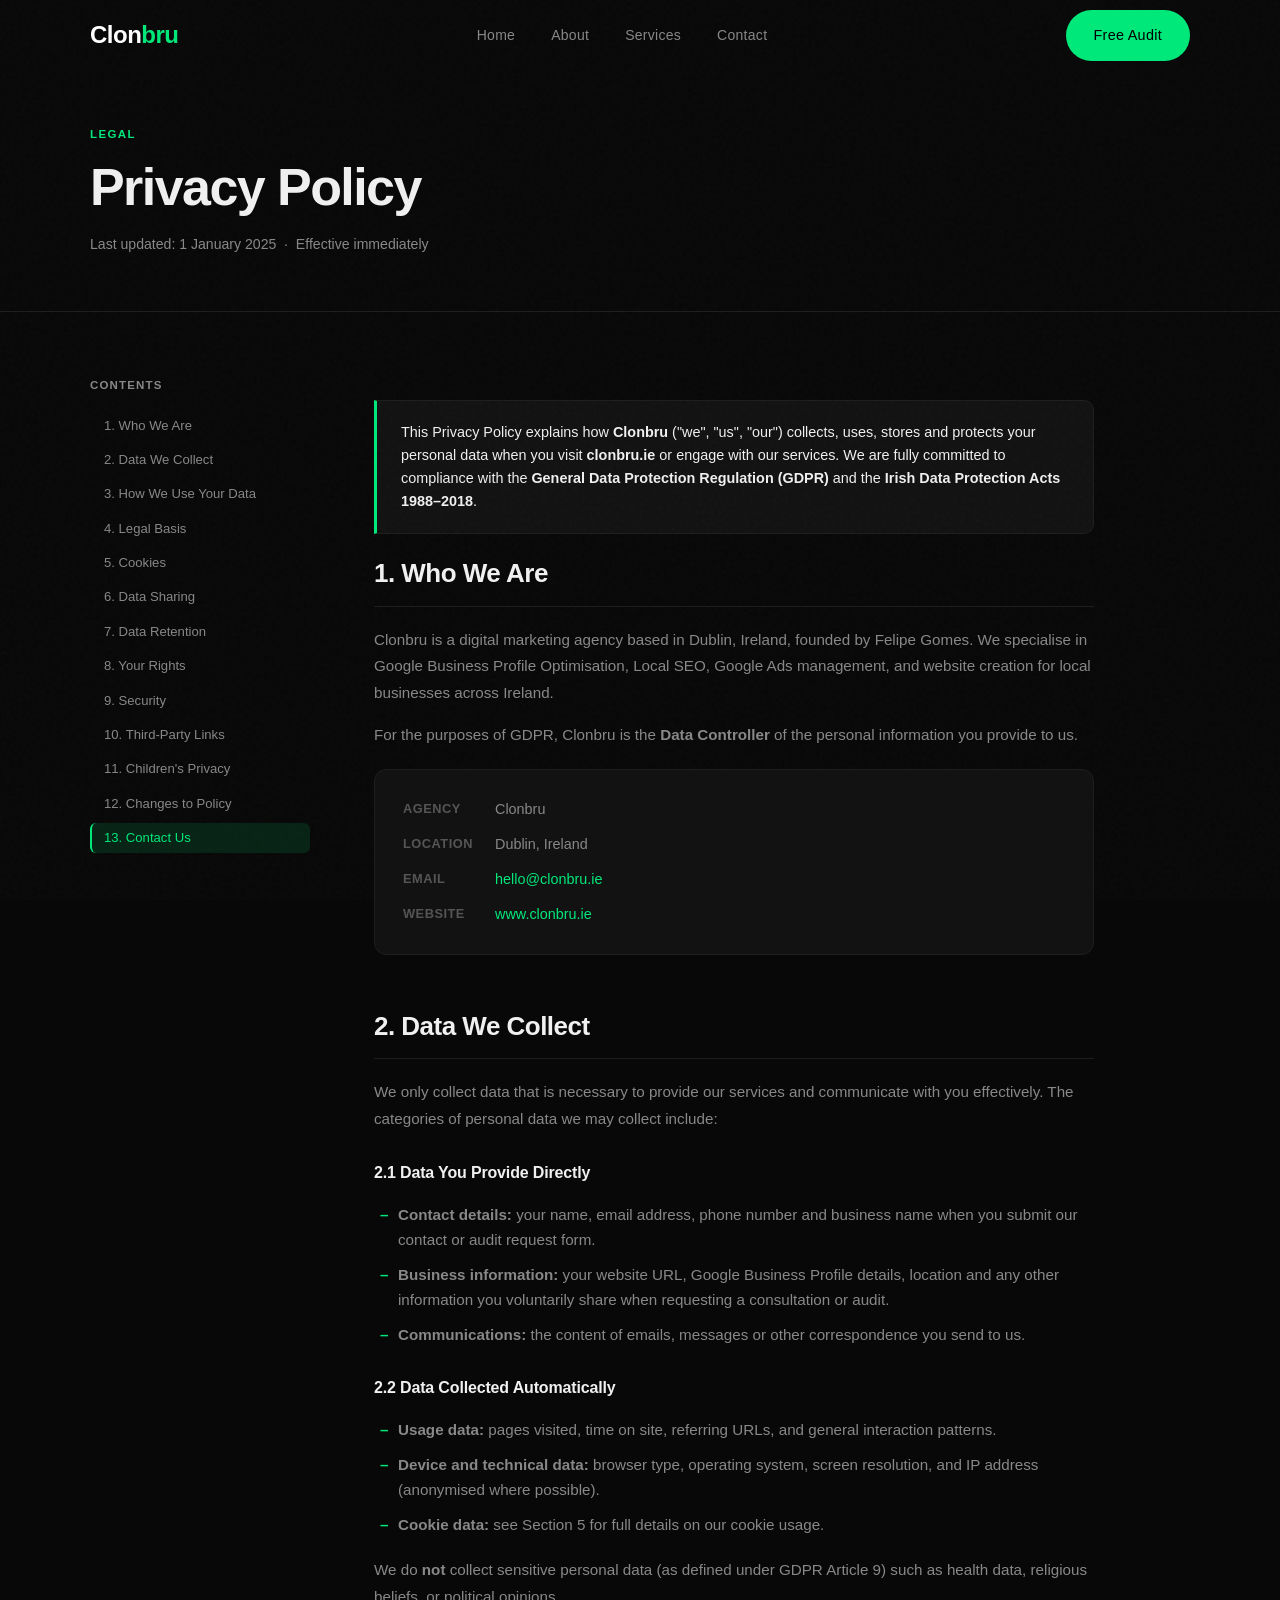
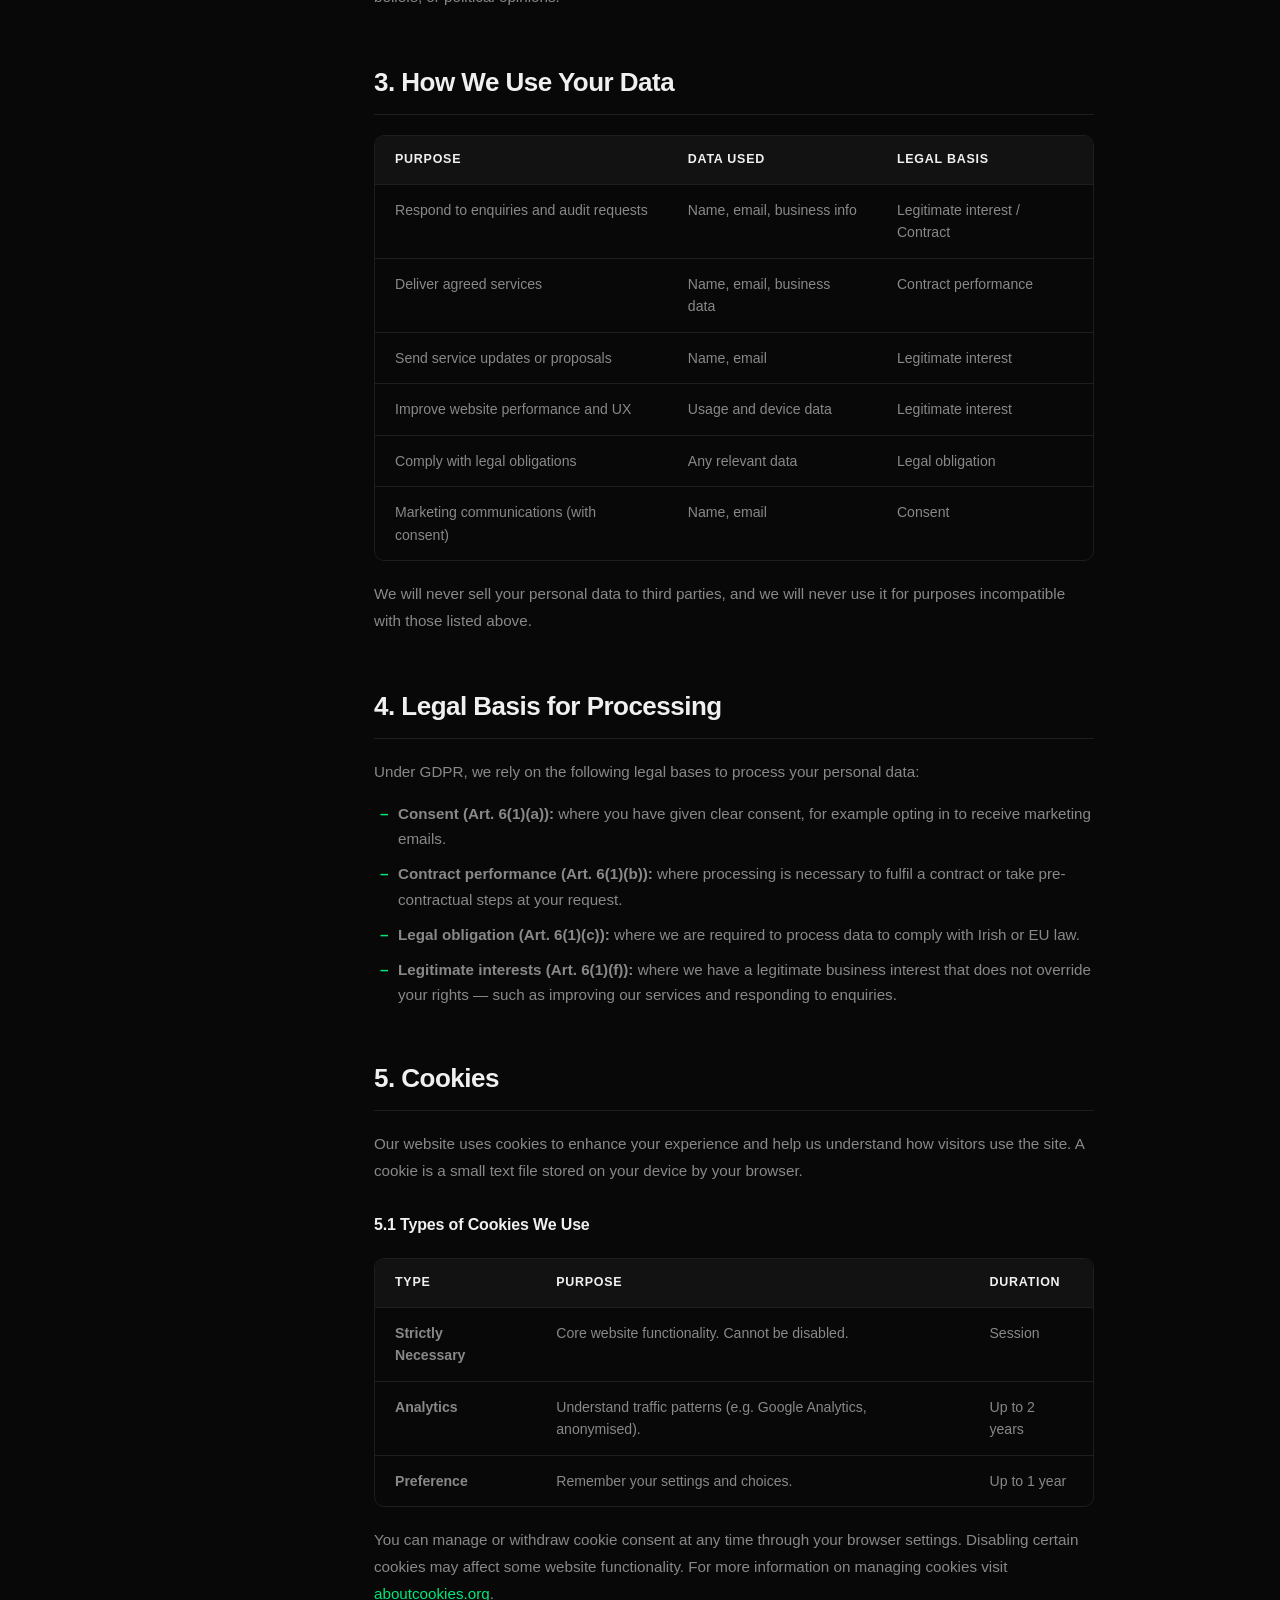
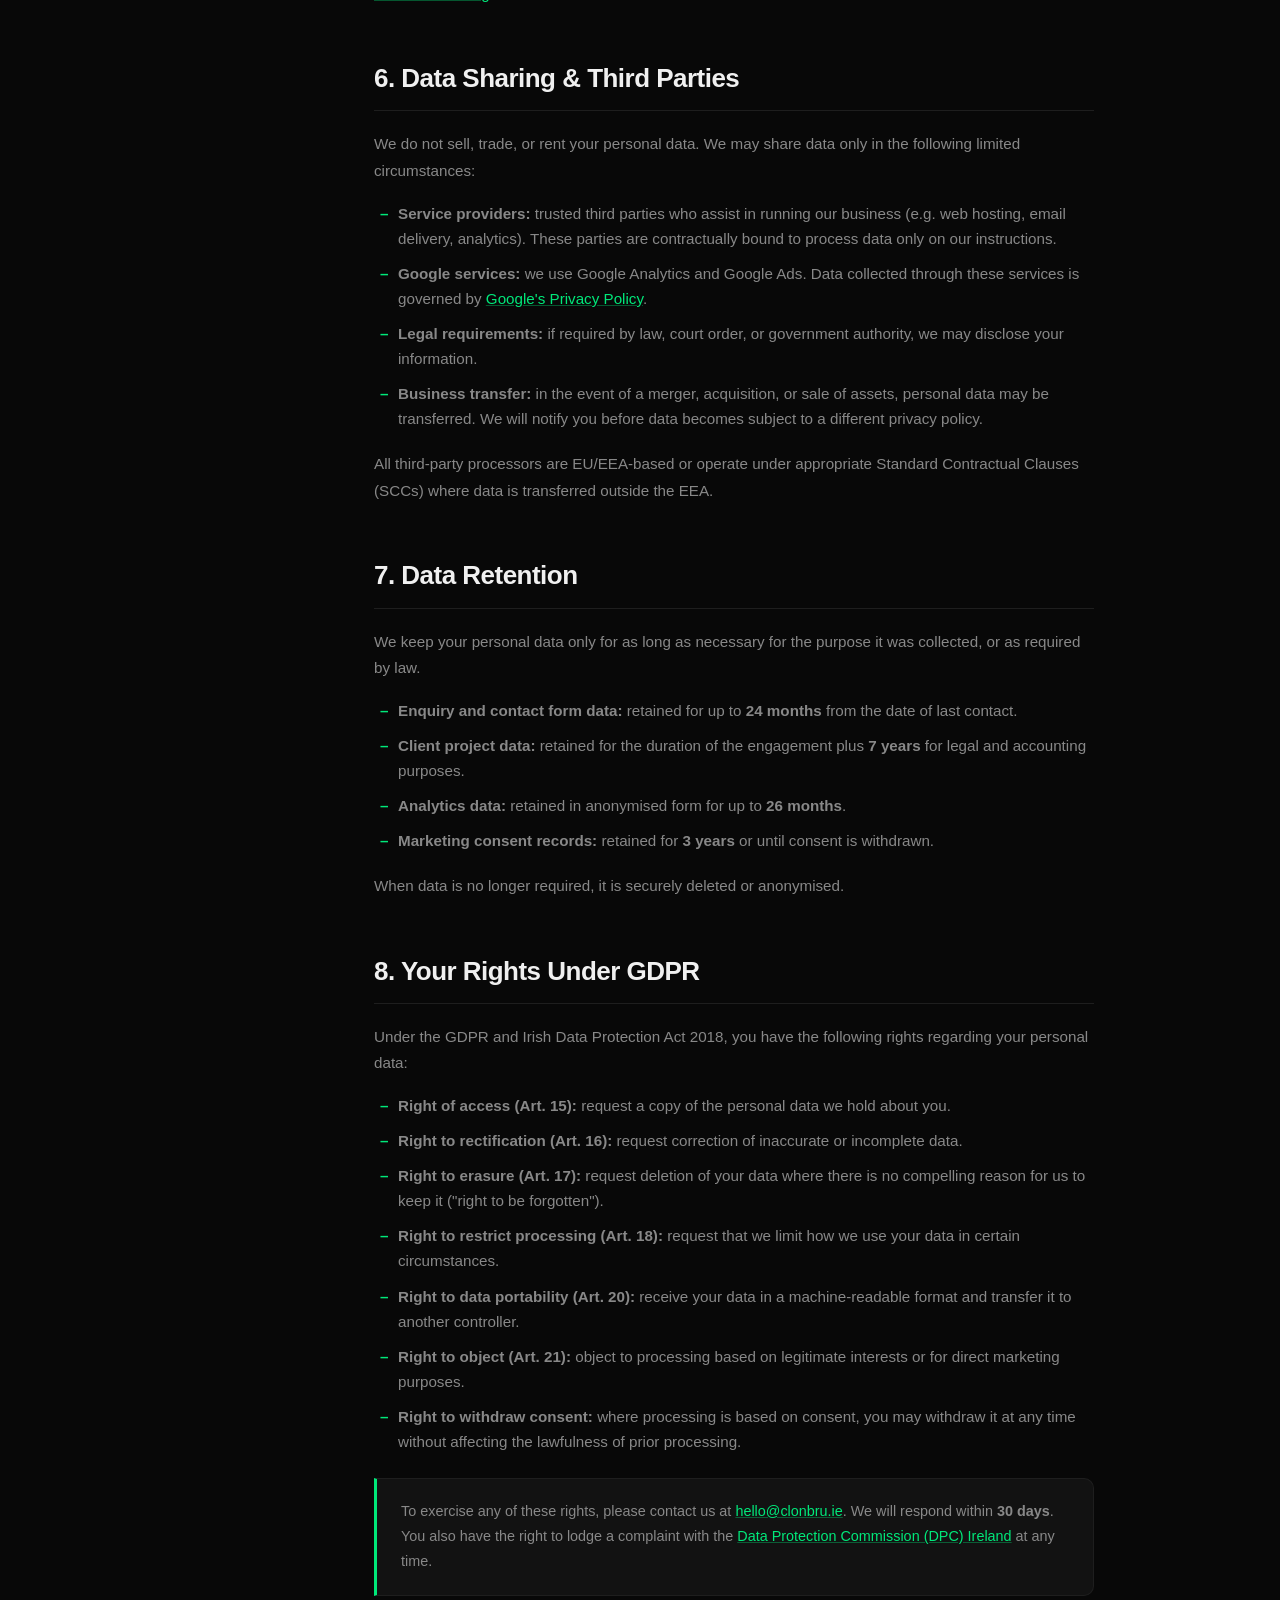
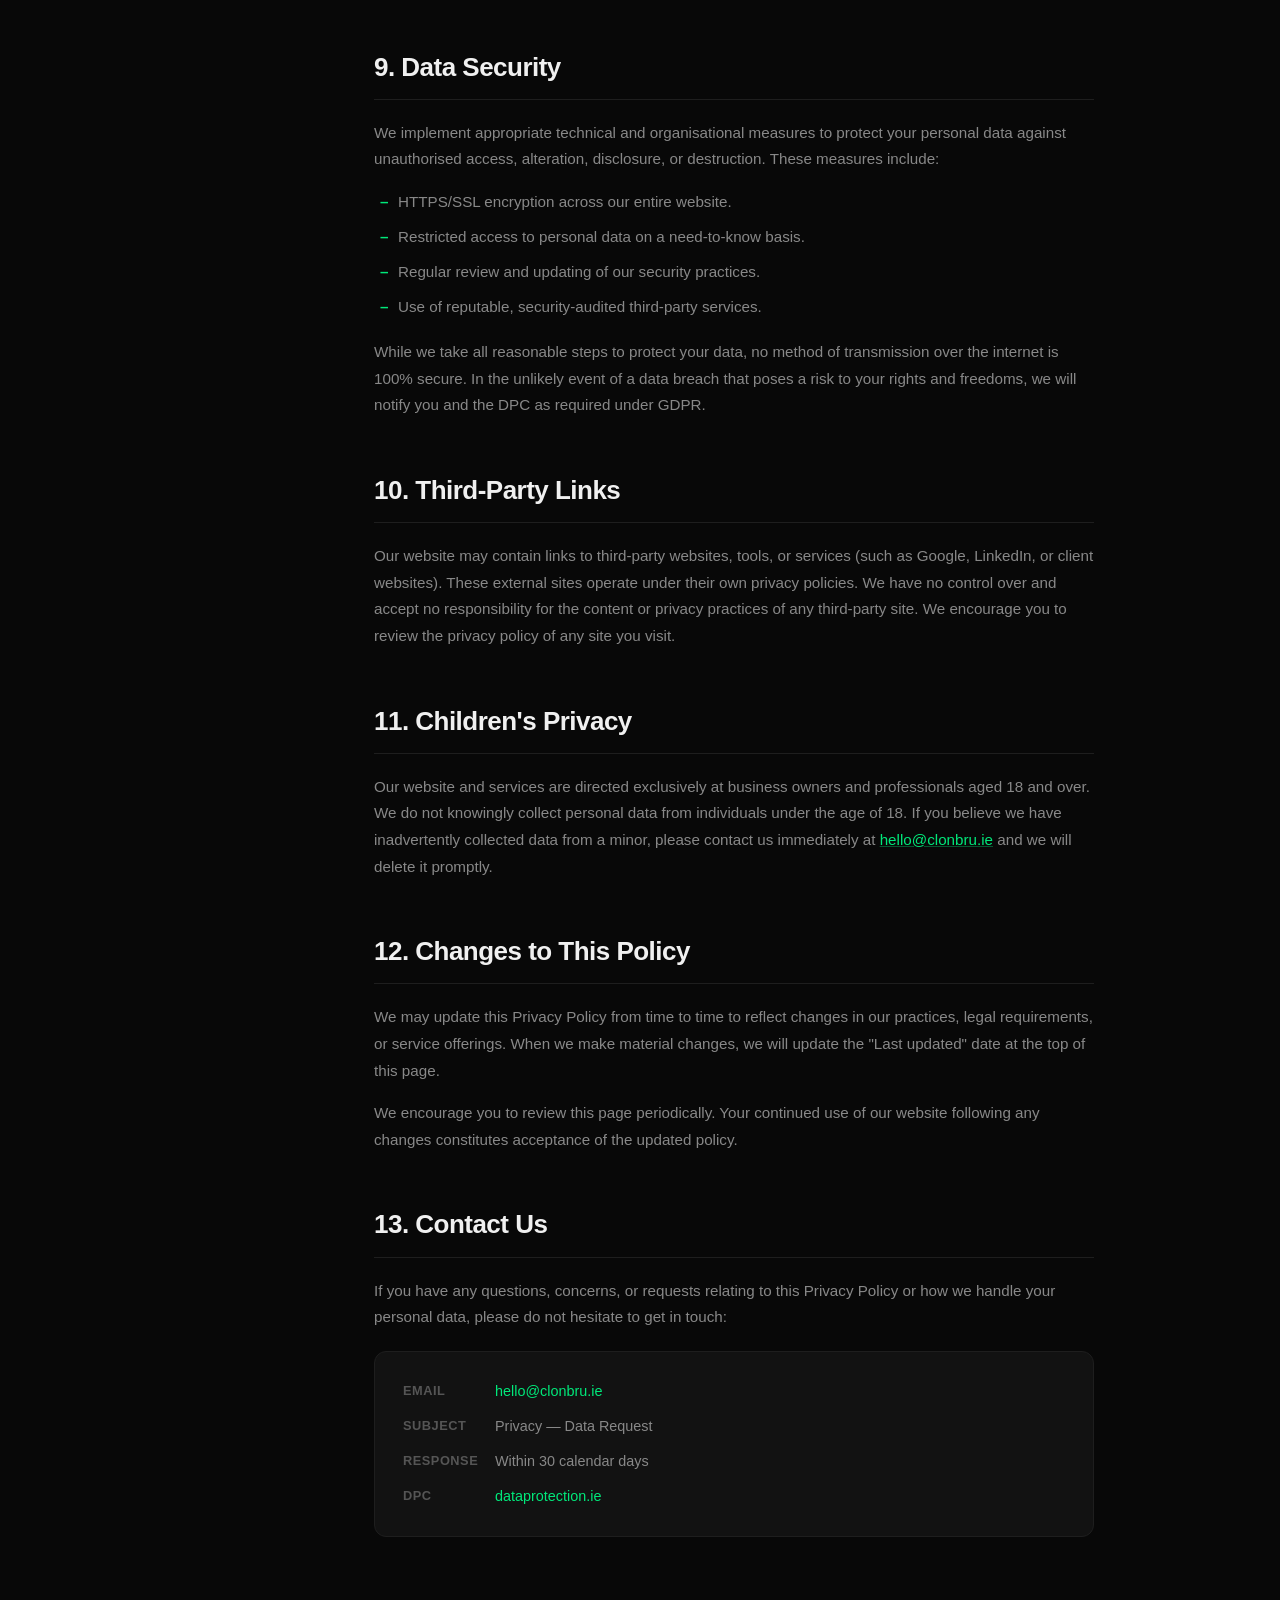
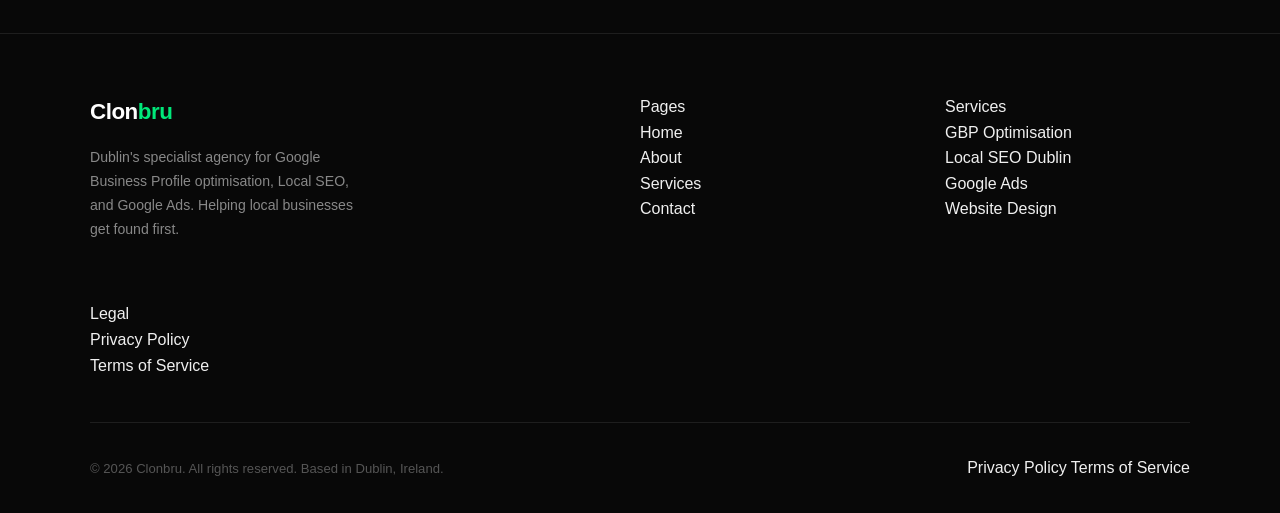
<file: privacy.html>
<!DOCTYPE html>
<html lang="en">
<head>
  <meta charset="UTF-8" />
  <meta name="viewport" content="width=device-width, initial-scale=1.0" />
  <title>Privacy Policy | Clonbru — Dublin SEO & Digital Marketing Agency</title>
  <meta name="description" content="Read Clonbru's Privacy Policy. We are committed to protecting your personal data in compliance with GDPR and Irish data protection law." />
  <meta name="robots" content="noindex, follow" />
  <link rel="canonical" href="https://www.clonbru.ie/privacy.html" />

  <!-- Open Graph -->
  <meta property="og:title" content="Privacy Policy | Clonbru" />
  <meta property="og:description" content="How Clonbru collects, uses and protects your personal data. Fully GDPR compliant." />
  <meta property="og:type" content="website" />
  <meta property="og:url" content="https://www.clonbru.ie/privacy.html" />
  <meta property="og:locale" content="en_IE" />

  <link rel="stylesheet" href="style.css" />

  <style>
    /* ── Legal page specific styles ── */
    .legal-hero {
      padding-top: 120px;
      padding-bottom: 56px;
      border-bottom: 1px solid var(--border);
    }

    .legal-hero .page-label {
      display: inline-block;
      font-size: 0.72rem;
      font-weight: 700;
      letter-spacing: 0.12em;
      text-transform: uppercase;
      color: var(--accent);
      margin-bottom: 16px;
    }

    .legal-hero h1 {
      font-family: var(--font-display);
      font-size: clamp(2rem, 5vw, 3.25rem);
      font-weight: 800;
      letter-spacing: -0.03em;
      color: var(--text-primary);
      margin-bottom: 16px;
      line-height: 1.1;
    }

    .legal-hero .meta {
      font-size: 0.88rem;
      color: var(--text-muted);
    }

    /* Layout */
    .legal-layout {
      display: grid;
      grid-template-columns: 1fr;
      gap: 48px;
      padding: 64px 0 96px;
    }

    @media (min-width: 1024px) {
      .legal-layout {
        grid-template-columns: 220px 1fr;
        gap: 64px;
        align-items: start;
      }
    }

    /* Sticky TOC */
    .legal-toc {
      display: none;
    }

    @media (min-width: 1024px) {
      .legal-toc {
        display: block;
        position: sticky;
        top: 96px;
      }
    }

    .legal-toc__title {
      font-family: var(--font-display);
      font-size: 0.72rem;
      font-weight: 700;
      letter-spacing: 0.1em;
      text-transform: uppercase;
      color: var(--text-muted);
      margin-bottom: 16px;
    }

    .legal-toc__list {
      display: flex;
      flex-direction: column;
      gap: 4px;
    }

    .legal-toc__list a {
      display: block;
      font-size: 0.82rem;
      color: var(--text-muted);
      padding: 6px 12px;
      border-radius: 6px;
      border-left: 2px solid transparent;
      transition: color 0.2s, background 0.2s, border-color 0.2s;
      line-height: 1.4;
    }

    .legal-toc__list a:hover,
    .legal-toc__list a.active {
      color: var(--accent);
      background: var(--accent-dim);
      border-left-color: var(--accent);
    }

    /* Content */
    .legal-content {
      max-width: 720px;
    }

    .legal-section {
      margin-bottom: 56px;
      scroll-margin-top: 100px;
    }

    .legal-section:last-child { margin-bottom: 0; }

    .legal-section h2 {
      font-family: var(--font-display);
      font-size: clamp(1.25rem, 3vw, 1.625rem);
      font-weight: 700;
      color: var(--text-primary);
      letter-spacing: -0.02em;
      line-height: 1.2;
      margin-bottom: 20px;
      padding-bottom: 16px;
      border-bottom: 1px solid var(--border);
    }

    .legal-section h3 {
      font-family: var(--font-display);
      font-size: 1rem;
      font-weight: 700;
      color: var(--text-primary);
      letter-spacing: -0.01em;
      margin-top: 28px;
      margin-bottom: 12px;
    }

    .legal-section p {
      font-size: 0.95rem;
      color: var(--text-muted);
      line-height: 1.75;
      margin-bottom: 16px;
    }

    .legal-section p:last-child { margin-bottom: 0; }

    .legal-section ul,
    .legal-section ol {
      margin: 16px 0 20px 0;
      padding-left: 0;
      display: flex;
      flex-direction: column;
      gap: 10px;
    }

    .legal-section ul li,
    .legal-section ol li {
      font-size: 0.95rem;
      color: var(--text-muted);
      line-height: 1.65;
      padding-left: 24px;
      position: relative;
    }

    .legal-section ul li::before {
      content: '–';
      position: absolute;
      left: 6px;
      color: var(--accent);
      font-weight: 700;
    }

    .legal-section ol {
      counter-reset: ol-counter;
    }

    .legal-section ol li {
      counter-increment: ol-counter;
    }

    .legal-section ol li::before {
      content: counter(ol-counter) '.';
      position: absolute;
      left: 0;
      color: var(--accent);
      font-weight: 700;
      font-size: 0.82rem;
    }

    .legal-section a {
      color: var(--accent);
      text-decoration: underline;
      text-decoration-color: rgba(0, 232, 122, 0.35);
      transition: text-decoration-color 0.2s;
    }

    .legal-section a:hover {
      text-decoration-color: var(--accent);
    }

    .legal-callout {
      background: var(--bg-card);
      border: 1px solid var(--border);
      border-left: 3px solid var(--accent);
      border-radius: 0 10px 10px 0;
      padding: 20px 24px;
      margin: 24px 0;
    }

    .legal-callout p {
      font-size: 0.9rem;
      margin-bottom: 0;
    }

    .legal-table-wrapper {
      overflow-x: auto;
      margin: 20px 0;
      border-radius: 10px;
      border: 1px solid var(--border);
    }

    .legal-table {
      width: 100%;
      border-collapse: collapse;
      font-size: 0.88rem;
    }

    .legal-table th {
      background: var(--bg-card);
      color: var(--text-primary);
      font-family: var(--font-display);
      font-weight: 700;
      font-size: 0.78rem;
      letter-spacing: 0.06em;
      text-transform: uppercase;
      padding: 14px 20px;
      text-align: left;
      border-bottom: 1px solid var(--border);
    }

    .legal-table td {
      padding: 14px 20px;
      color: var(--text-muted);
      border-bottom: 1px solid var(--border);
      vertical-align: top;
      line-height: 1.6;
    }

    .legal-table tr:last-child td { border-bottom: none; }

    .legal-table tr:hover td {
      background: rgba(255,255,255,0.02);
    }

    /* Contact card */
    .legal-contact-card {
      display: flex;
      flex-direction: column;
      gap: 12px;
      background: var(--bg-card);
      border: 1px solid var(--border);
      border-radius: 12px;
      padding: 28px;
      margin-top: 20px;
    }

    .legal-contact-card__row {
      display: flex;
      gap: 12px;
      font-size: 0.9rem;
    }

    .legal-contact-card__label {
      color: var(--text-subtle);
      min-width: 80px;
      font-weight: 600;
      font-size: 0.8rem;
      letter-spacing: 0.04em;
      text-transform: uppercase;
      padding-top: 1px;
    }

    .legal-contact-card__value {
      color: var(--text-muted);
    }

    .legal-contact-card__value a {
      color: var(--accent);
      text-decoration: none;
    }

    .legal-contact-card__value a:hover {
      text-decoration: underline;
    }
  </style>
</head>
<body>

  <!-- ── NAVBAR ── -->
  <nav class="navbar" role="navigation" aria-label="Main navigation">
    <div class="nav-inner">
      <a href="index.html" class="nav-logo" aria-label="Clonbru home">Clon<span>bru</span></a>
      <div class="nav-links" role="list">
        <a href="index.html" role="listitem">Home</a>
        <a href="about.html" role="listitem">About</a>
        <a href="services.html" role="listitem">Services</a>
        <a href="contact.html" role="listitem">Contact</a>
      </div>
      <a href="contact.html" class="btn btn-primary nav-cta">Free Audit</a>
      <button class="hamburger" aria-label="Toggle navigation menu" aria-expanded="false" aria-controls="mobileMenu">
        <span></span><span></span><span></span>
      </button>
    </div>
  </nav>

  <!-- ── MOBILE MENU ── -->
  <div class="mobile-menu" id="mobileMenu" role="dialog" aria-modal="true" aria-label="Mobile navigation">
    <a href="index.html">Home</a>
    <a href="about.html">About</a>
    <a href="services.html">Services</a>
    <a href="contact.html">Contact</a>
    <a href="contact.html" class="btn btn-primary mobile-menu-cta">Get Free Audit</a>
  </div>

  <main>

    <!-- ── HERO ── -->
    <header class="legal-hero">
      <div class="container">
        <span class="page-label">Legal</span>
        <h1>Privacy Policy</h1>
        <p class="meta">Last updated: <time datetime="2025-01-01">1 January 2025</time> &nbsp;·&nbsp; Effective immediately</p>
      </div>
    </header>

    <!-- ── MAIN LAYOUT ── -->
    <div class="container">
      <div class="legal-layout">

        <!-- Table of Contents -->
        <aside class="legal-toc" aria-label="Table of contents">
          <p class="legal-toc__title">Contents</p>
          <nav class="legal-toc__list">
            <a href="#who-we-are">1. Who We Are</a>
            <a href="#data-we-collect">2. Data We Collect</a>
            <a href="#how-we-use-data">3. How We Use Your Data</a>
            <a href="#legal-basis">4. Legal Basis</a>
            <a href="#cookies">5. Cookies</a>
            <a href="#data-sharing">6. Data Sharing</a>
            <a href="#retention">7. Data Retention</a>
            <a href="#your-rights">8. Your Rights</a>
            <a href="#security">9. Security</a>
            <a href="#third-party-links">10. Third-Party Links</a>
            <a href="#children">11. Children's Privacy</a>
            <a href="#changes">12. Changes to Policy</a>
            <a href="#contact-dpo">13. Contact Us</a>
          </nav>
        </aside>

        <!-- Content -->
        <article class="legal-content">

          <div class="legal-callout">
            <p>This Privacy Policy explains how <strong>Clonbru</strong> ("we", "us", "our") collects, uses, stores and protects your personal data when you visit <strong>clonbru.ie</strong> or engage with our services. We are fully committed to compliance with the <strong>General Data Protection Regulation (GDPR)</strong> and the <strong>Irish Data Protection Acts 1988–2018</strong>.</p>
          </div>

          <!-- 1 -->
          <section class="legal-section" id="who-we-are">
            <h2>1. Who We Are</h2>
            <p>Clonbru is a digital marketing agency based in Dublin, Ireland, founded by Felipe Gomes. We specialise in Google Business Profile Optimisation, Local SEO, Google Ads management, and website creation for local businesses across Ireland.</p>
            <p>For the purposes of GDPR, Clonbru is the <strong>Data Controller</strong> of the personal information you provide to us.</p>
            <div class="legal-contact-card">
              <div class="legal-contact-card__row">
                <span class="legal-contact-card__label">Agency</span>
                <span class="legal-contact-card__value">Clonbru</span>
              </div>
              <div class="legal-contact-card__row">
                <span class="legal-contact-card__label">Location</span>
                <span class="legal-contact-card__value">Dublin, Ireland</span>
              </div>
              <div class="legal-contact-card__row">
                <span class="legal-contact-card__label">Email</span>
                <span class="legal-contact-card__value"><a href="mailto:hello@clonbru.ie">hello@clonbru.ie</a></span>
              </div>
              <div class="legal-contact-card__row">
                <span class="legal-contact-card__label">Website</span>
                <span class="legal-contact-card__value"><a href="https://www.clonbru.ie">www.clonbru.ie</a></span>
              </div>
            </div>
          </section>

          <!-- 2 -->
          <section class="legal-section" id="data-we-collect">
            <h2>2. Data We Collect</h2>
            <p>We only collect data that is necessary to provide our services and communicate with you effectively. The categories of personal data we may collect include:</p>

            <h3>2.1 Data You Provide Directly</h3>
            <ul>
              <li><strong>Contact details:</strong> your name, email address, phone number and business name when you submit our contact or audit request form.</li>
              <li><strong>Business information:</strong> your website URL, Google Business Profile details, location and any other information you voluntarily share when requesting a consultation or audit.</li>
              <li><strong>Communications:</strong> the content of emails, messages or other correspondence you send to us.</li>
            </ul>

            <h3>2.2 Data Collected Automatically</h3>
            <ul>
              <li><strong>Usage data:</strong> pages visited, time on site, referring URLs, and general interaction patterns.</li>
              <li><strong>Device and technical data:</strong> browser type, operating system, screen resolution, and IP address (anonymised where possible).</li>
              <li><strong>Cookie data:</strong> see Section 5 for full details on our cookie usage.</li>
            </ul>

            <p>We do <strong>not</strong> collect sensitive personal data (as defined under GDPR Article 9) such as health data, religious beliefs, or political opinions.</p>
          </section>

          <!-- 3 -->
          <section class="legal-section" id="how-we-use-data">
            <h2>3. How We Use Your Data</h2>
            <div class="legal-table-wrapper">
              <table class="legal-table" aria-label="How we use your data">
                <thead>
                  <tr>
                    <th>Purpose</th>
                    <th>Data Used</th>
                    <th>Legal Basis</th>
                  </tr>
                </thead>
                <tbody>
                  <tr>
                    <td>Respond to enquiries and audit requests</td>
                    <td>Name, email, business info</td>
                    <td>Legitimate interest / Contract</td>
                  </tr>
                  <tr>
                    <td>Deliver agreed services</td>
                    <td>Name, email, business data</td>
                    <td>Contract performance</td>
                  </tr>
                  <tr>
                    <td>Send service updates or proposals</td>
                    <td>Name, email</td>
                    <td>Legitimate interest</td>
                  </tr>
                  <tr>
                    <td>Improve website performance and UX</td>
                    <td>Usage and device data</td>
                    <td>Legitimate interest</td>
                  </tr>
                  <tr>
                    <td>Comply with legal obligations</td>
                    <td>Any relevant data</td>
                    <td>Legal obligation</td>
                  </tr>
                  <tr>
                    <td>Marketing communications (with consent)</td>
                    <td>Name, email</td>
                    <td>Consent</td>
                  </tr>
                </tbody>
              </table>
            </div>
            <p>We will never sell your personal data to third parties, and we will never use it for purposes incompatible with those listed above.</p>
          </section>

          <!-- 4 -->
          <section class="legal-section" id="legal-basis">
            <h2>4. Legal Basis for Processing</h2>
            <p>Under GDPR, we rely on the following legal bases to process your personal data:</p>
            <ul>
              <li><strong>Consent (Art. 6(1)(a)):</strong> where you have given clear consent, for example opting in to receive marketing emails.</li>
              <li><strong>Contract performance (Art. 6(1)(b)):</strong> where processing is necessary to fulfil a contract or take pre-contractual steps at your request.</li>
              <li><strong>Legal obligation (Art. 6(1)(c)):</strong> where we are required to process data to comply with Irish or EU law.</li>
              <li><strong>Legitimate interests (Art. 6(1)(f)):</strong> where we have a legitimate business interest that does not override your rights — such as improving our services and responding to enquiries.</li>
            </ul>
          </section>

          <!-- 5 -->
          <section class="legal-section" id="cookies">
            <h2>5. Cookies</h2>
            <p>Our website uses cookies to enhance your experience and help us understand how visitors use the site. A cookie is a small text file stored on your device by your browser.</p>

            <h3>5.1 Types of Cookies We Use</h3>
            <div class="legal-table-wrapper">
              <table class="legal-table" aria-label="Cookie types">
                <thead>
                  <tr>
                    <th>Type</th>
                    <th>Purpose</th>
                    <th>Duration</th>
                  </tr>
                </thead>
                <tbody>
                  <tr>
                    <td><strong>Strictly Necessary</strong></td>
                    <td>Core website functionality. Cannot be disabled.</td>
                    <td>Session</td>
                  </tr>
                  <tr>
                    <td><strong>Analytics</strong></td>
                    <td>Understand traffic patterns (e.g. Google Analytics, anonymised).</td>
                    <td>Up to 2 years</td>
                  </tr>
                  <tr>
                    <td><strong>Preference</strong></td>
                    <td>Remember your settings and choices.</td>
                    <td>Up to 1 year</td>
                  </tr>
                </tbody>
              </table>
            </div>

            <p>You can manage or withdraw cookie consent at any time through your browser settings. Disabling certain cookies may affect some website functionality. For more information on managing cookies visit <a href="https://www.aboutcookies.org" target="_blank" rel="noopener">aboutcookies.org</a>.</p>
          </section>

          <!-- 6 -->
          <section class="legal-section" id="data-sharing">
            <h2>6. Data Sharing & Third Parties</h2>
            <p>We do not sell, trade, or rent your personal data. We may share data only in the following limited circumstances:</p>
            <ul>
              <li><strong>Service providers:</strong> trusted third parties who assist in running our business (e.g. web hosting, email delivery, analytics). These parties are contractually bound to process data only on our instructions.</li>
              <li><strong>Google services:</strong> we use Google Analytics and Google Ads. Data collected through these services is governed by <a href="https://policies.google.com/privacy" target="_blank" rel="noopener">Google's Privacy Policy</a>.</li>
              <li><strong>Legal requirements:</strong> if required by law, court order, or government authority, we may disclose your information.</li>
              <li><strong>Business transfer:</strong> in the event of a merger, acquisition, or sale of assets, personal data may be transferred. We will notify you before data becomes subject to a different privacy policy.</li>
            </ul>
            <p>All third-party processors are EU/EEA-based or operate under appropriate Standard Contractual Clauses (SCCs) where data is transferred outside the EEA.</p>
          </section>

          <!-- 7 -->
          <section class="legal-section" id="retention">
            <h2>7. Data Retention</h2>
            <p>We keep your personal data only for as long as necessary for the purpose it was collected, or as required by law.</p>
            <ul>
              <li><strong>Enquiry and contact form data:</strong> retained for up to <strong>24 months</strong> from the date of last contact.</li>
              <li><strong>Client project data:</strong> retained for the duration of the engagement plus <strong>7 years</strong> for legal and accounting purposes.</li>
              <li><strong>Analytics data:</strong> retained in anonymised form for up to <strong>26 months</strong>.</li>
              <li><strong>Marketing consent records:</strong> retained for <strong>3 years</strong> or until consent is withdrawn.</li>
            </ul>
            <p>When data is no longer required, it is securely deleted or anonymised.</p>
          </section>

          <!-- 8 -->
          <section class="legal-section" id="your-rights">
            <h2>8. Your Rights Under GDPR</h2>
            <p>Under the GDPR and Irish Data Protection Act 2018, you have the following rights regarding your personal data:</p>
            <ul>
              <li><strong>Right of access (Art. 15):</strong> request a copy of the personal data we hold about you.</li>
              <li><strong>Right to rectification (Art. 16):</strong> request correction of inaccurate or incomplete data.</li>
              <li><strong>Right to erasure (Art. 17):</strong> request deletion of your data where there is no compelling reason for us to keep it ("right to be forgotten").</li>
              <li><strong>Right to restrict processing (Art. 18):</strong> request that we limit how we use your data in certain circumstances.</li>
              <li><strong>Right to data portability (Art. 20):</strong> receive your data in a machine-readable format and transfer it to another controller.</li>
              <li><strong>Right to object (Art. 21):</strong> object to processing based on legitimate interests or for direct marketing purposes.</li>
              <li><strong>Right to withdraw consent:</strong> where processing is based on consent, you may withdraw it at any time without affecting the lawfulness of prior processing.</li>
            </ul>
            <div class="legal-callout">
              <p>To exercise any of these rights, please contact us at <a href="mailto:hello@clonbru.ie">hello@clonbru.ie</a>. We will respond within <strong>30 days</strong>. You also have the right to lodge a complaint with the <a href="https://www.dataprotection.ie" target="_blank" rel="noopener">Data Protection Commission (DPC) Ireland</a> at any time.</p>
            </div>
          </section>

          <!-- 9 -->
          <section class="legal-section" id="security">
            <h2>9. Data Security</h2>
            <p>We implement appropriate technical and organisational measures to protect your personal data against unauthorised access, alteration, disclosure, or destruction. These measures include:</p>
            <ul>
              <li>HTTPS/SSL encryption across our entire website.</li>
              <li>Restricted access to personal data on a need-to-know basis.</li>
              <li>Regular review and updating of our security practices.</li>
              <li>Use of reputable, security-audited third-party services.</li>
            </ul>
            <p>While we take all reasonable steps to protect your data, no method of transmission over the internet is 100% secure. In the unlikely event of a data breach that poses a risk to your rights and freedoms, we will notify you and the DPC as required under GDPR.</p>
          </section>

          <!-- 10 -->
          <section class="legal-section" id="third-party-links">
            <h2>10. Third-Party Links</h2>
            <p>Our website may contain links to third-party websites, tools, or services (such as Google, LinkedIn, or client websites). These external sites operate under their own privacy policies. We have no control over and accept no responsibility for the content or privacy practices of any third-party site. We encourage you to review the privacy policy of any site you visit.</p>
          </section>

          <!-- 11 -->
          <section class="legal-section" id="children">
            <h2>11. Children's Privacy</h2>
            <p>Our website and services are directed exclusively at business owners and professionals aged 18 and over. We do not knowingly collect personal data from individuals under the age of 18. If you believe we have inadvertently collected data from a minor, please contact us immediately at <a href="mailto:hello@clonbru.ie">hello@clonbru.ie</a> and we will delete it promptly.</p>
          </section>

          <!-- 12 -->
          <section class="legal-section" id="changes">
            <h2>12. Changes to This Policy</h2>
            <p>We may update this Privacy Policy from time to time to reflect changes in our practices, legal requirements, or service offerings. When we make material changes, we will update the "Last updated" date at the top of this page.</p>
            <p>We encourage you to review this page periodically. Your continued use of our website following any changes constitutes acceptance of the updated policy.</p>
          </section>

          <!-- 13 -->
          <section class="legal-section" id="contact-dpo">
            <h2>13. Contact Us</h2>
            <p>If you have any questions, concerns, or requests relating to this Privacy Policy or how we handle your personal data, please do not hesitate to get in touch:</p>
            <div class="legal-contact-card">
              <div class="legal-contact-card__row">
                <span class="legal-contact-card__label">Email</span>
                <span class="legal-contact-card__value"><a href="mailto:hello@clonbru.ie">hello@clonbru.ie</a></span>
              </div>
              <div class="legal-contact-card__row">
                <span class="legal-contact-card__label">Subject</span>
                <span class="legal-contact-card__value">Privacy — Data Request</span>
              </div>
              <div class="legal-contact-card__row">
                <span class="legal-contact-card__label">Response</span>
                <span class="legal-contact-card__value">Within 30 calendar days</span>
              </div>
              <div class="legal-contact-card__row">
                <span class="legal-contact-card__label">DPC</span>
                <span class="legal-contact-card__value"><a href="https://www.dataprotection.ie" target="_blank" rel="noopener">dataprotection.ie</a></span>
              </div>
            </div>
          </section>

        </article>
      </div>
    </div>

  </main>

  <!-- ── FOOTER ── -->
  <footer class="footer">
    <div class="container">
      <div class="footer-grid">
        <div class="footer-brand">
          <a href="index.html" class="nav-logo footer-logo">Clon<span>bru</span></a>
          <p class="footer-desc">Dublin's specialist agency for Google Business Profile optimisation, Local SEO, and Google Ads. Helping local businesses get found first.</p>
        </div>
        <div>
          <p class="footer-col-title">Pages</p>
          <ul class="footer-links">
            <li><a href="index.html">Home</a></li>
            <li><a href="about.html">About</a></li>
            <li><a href="services.html">Services</a></li>
            <li><a href="contact.html">Contact</a></li>
          </ul>
        </div>
        <div>
          <p class="footer-col-title">Services</p>
          <ul class="footer-links">
            <li><a href="services.html#gbp">GBP Optimisation</a></li>
            <li><a href="services.html#local-seo">Local SEO Dublin</a></li>
            <li><a href="services.html#google-ads">Google Ads</a></li>
            <li><a href="services.html#websites">Website Design</a></li>
          </ul>
        </div>
        <div>
          <p class="footer-col-title">Legal</p>
          <ul class="footer-links">
            <li><a href="privacy.html" class="active">Privacy Policy</a></li>
            <li><a href="terms.html">Terms of Service</a></li>
          </ul>
        </div>
      </div>
      <div class="footer-bottom">
        <p class="footer-copy">&copy; <span id="year-p"></span> Clonbru. All rights reserved. Based in Dublin, Ireland.</p>
        <div class="footer-legal">
          <a href="privacy.html">Privacy Policy</a>
          <a href="terms.html">Terms of Service</a>
        </div>
      </div>
    </div>
  </footer>

  <script src="script.js"></script>
  <script>
    document.getElementById('year-p').textContent = new Date().getFullYear();

    // Highlight active TOC link on scroll
    const sections = document.querySelectorAll('.legal-section[id]');
    const tocLinks = document.querySelectorAll('.legal-toc__list a');

    const observer = new IntersectionObserver((entries) => {
      entries.forEach(entry => {
        if (entry.isIntersecting) {
          tocLinks.forEach(link => {
            link.classList.toggle('active', link.getAttribute('href') === '#' + entry.target.id);
          });
        }
      });
    }, { rootMargin: '-20% 0px -70% 0px' });

    sections.forEach(s => observer.observe(s));
  </script>
</body>
</html>
</file>
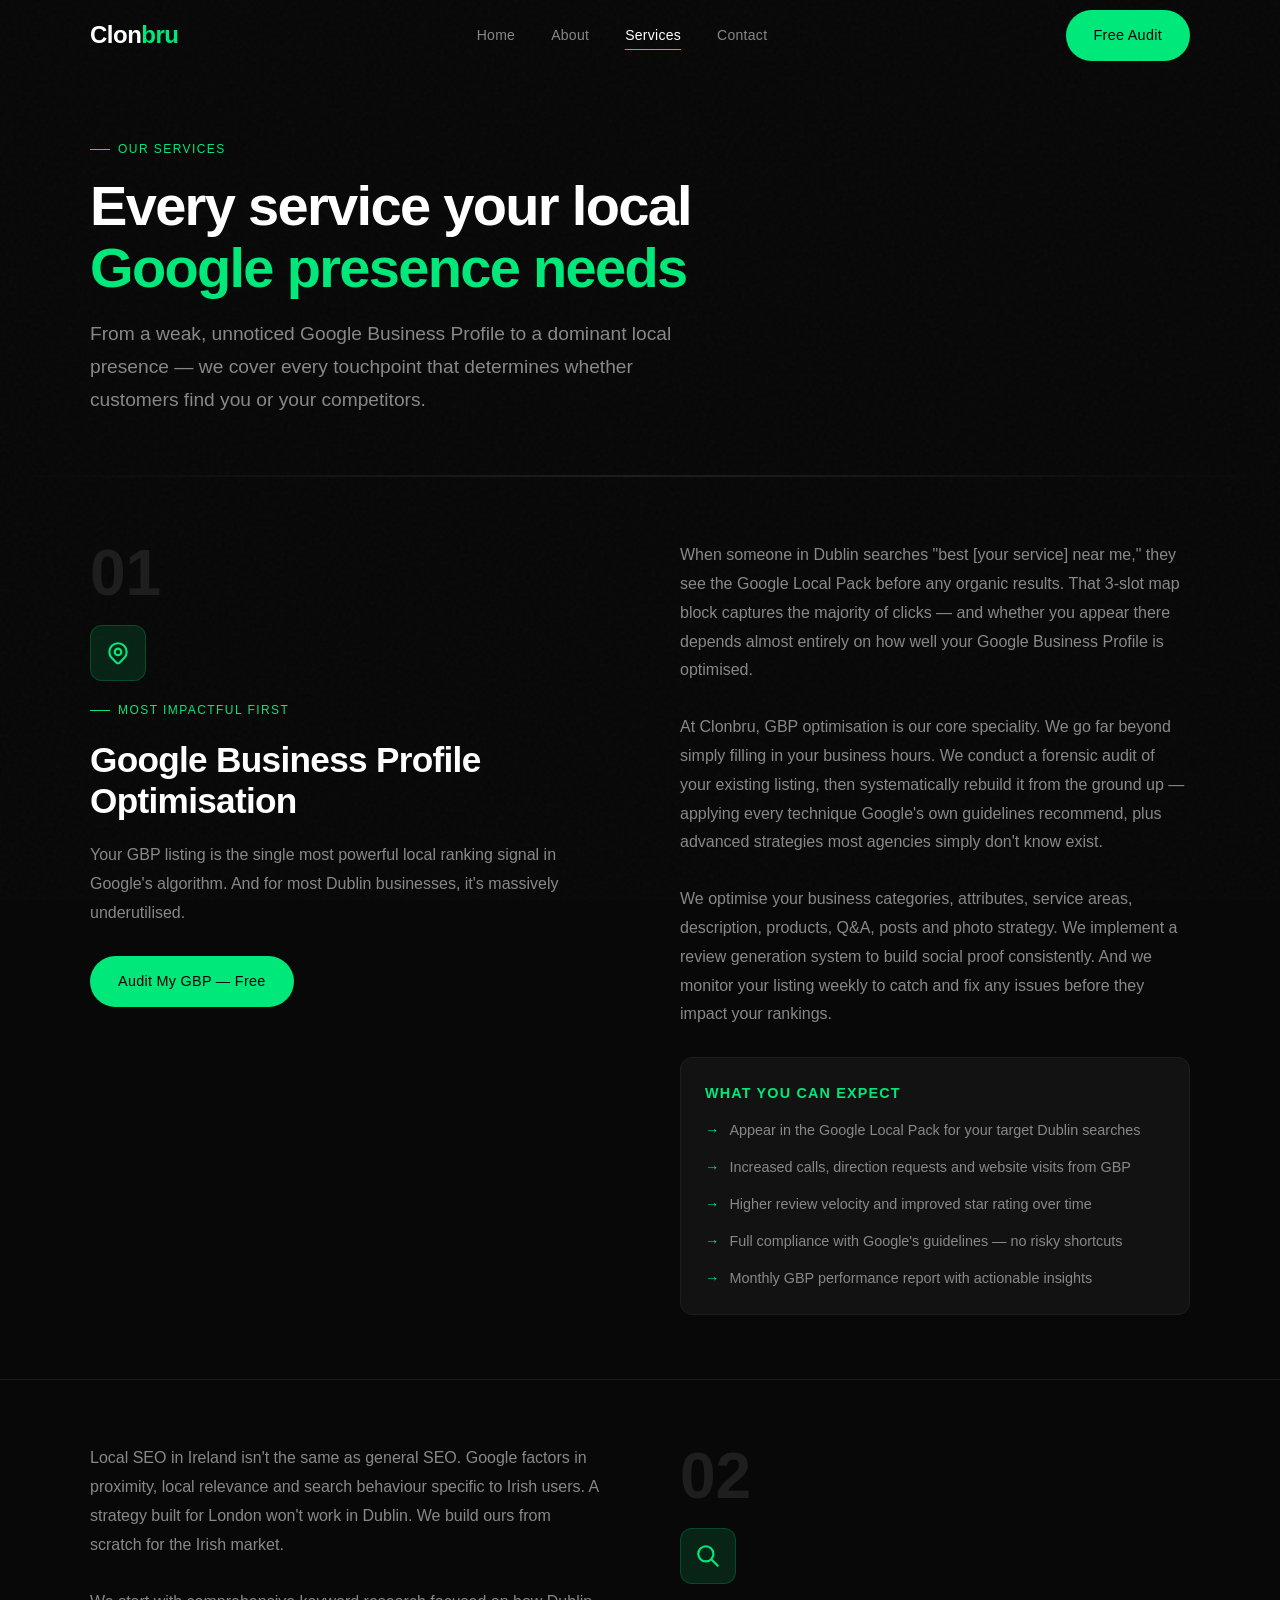
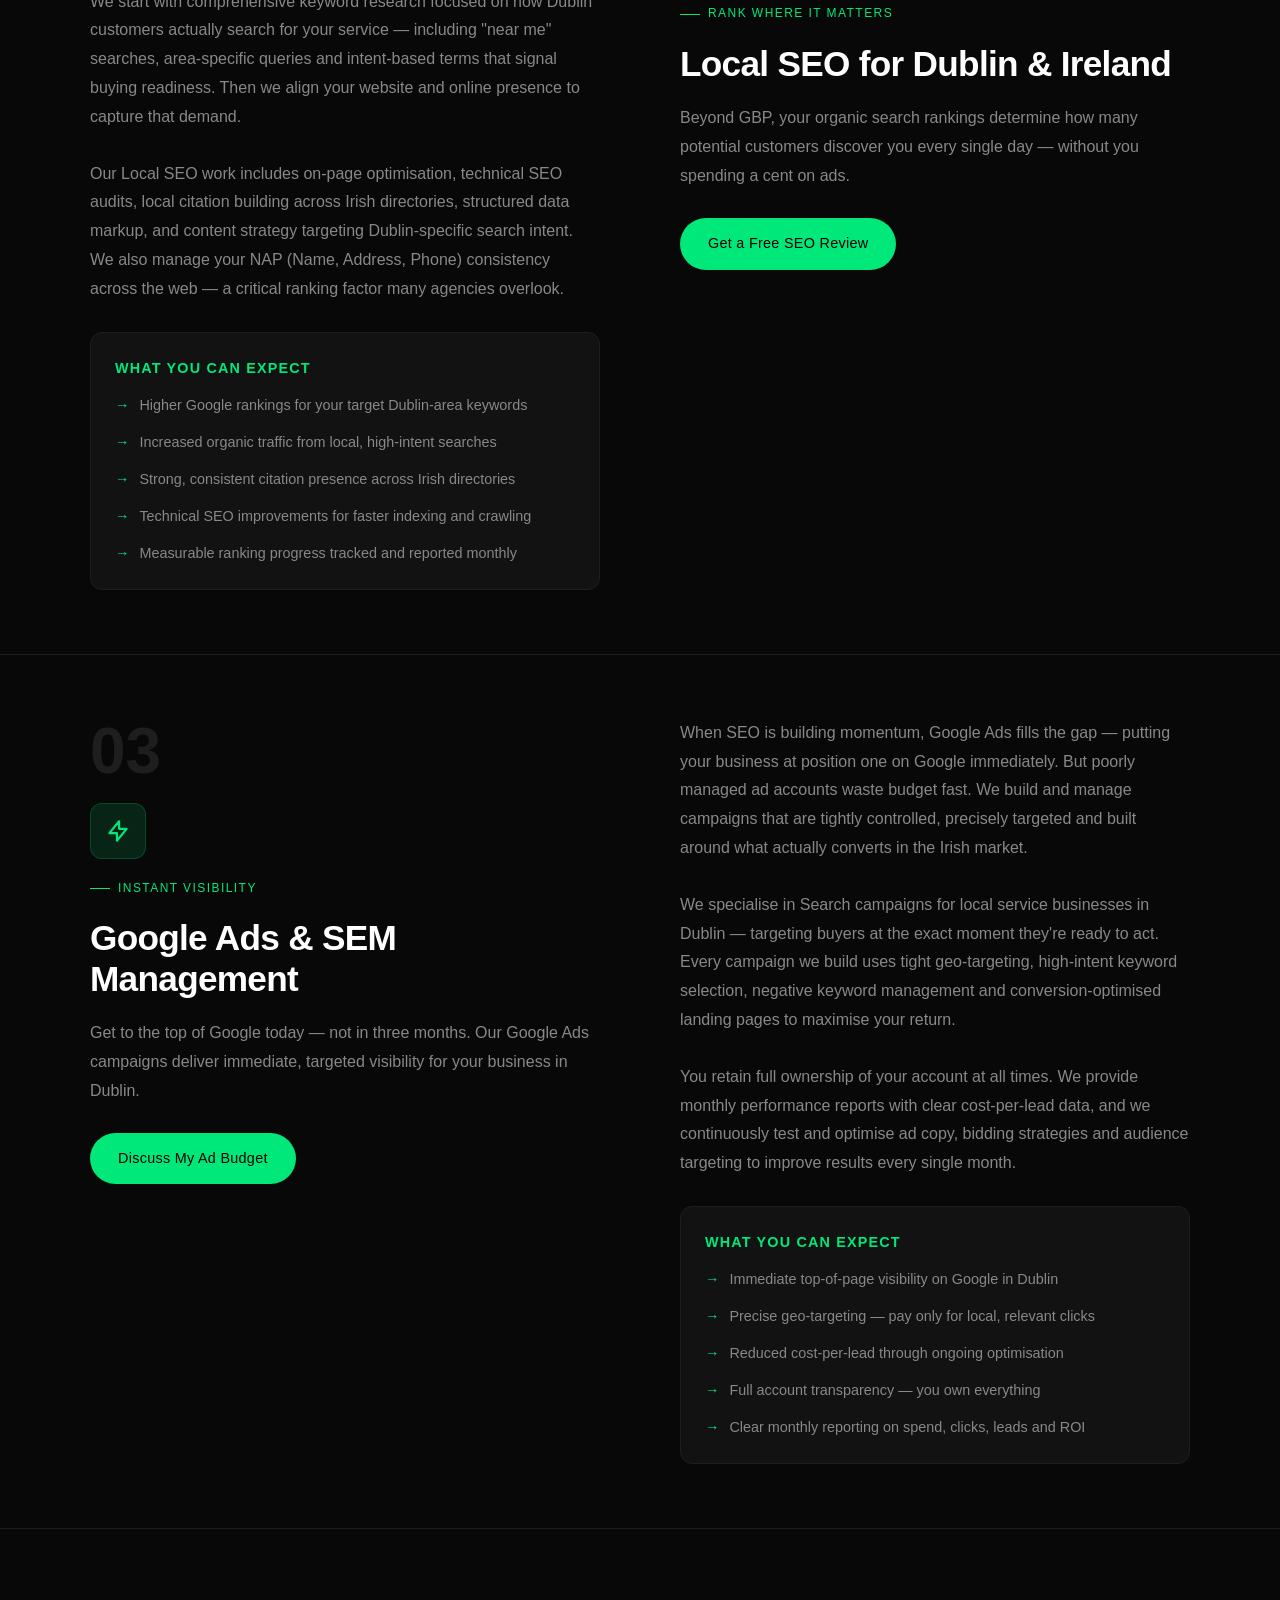
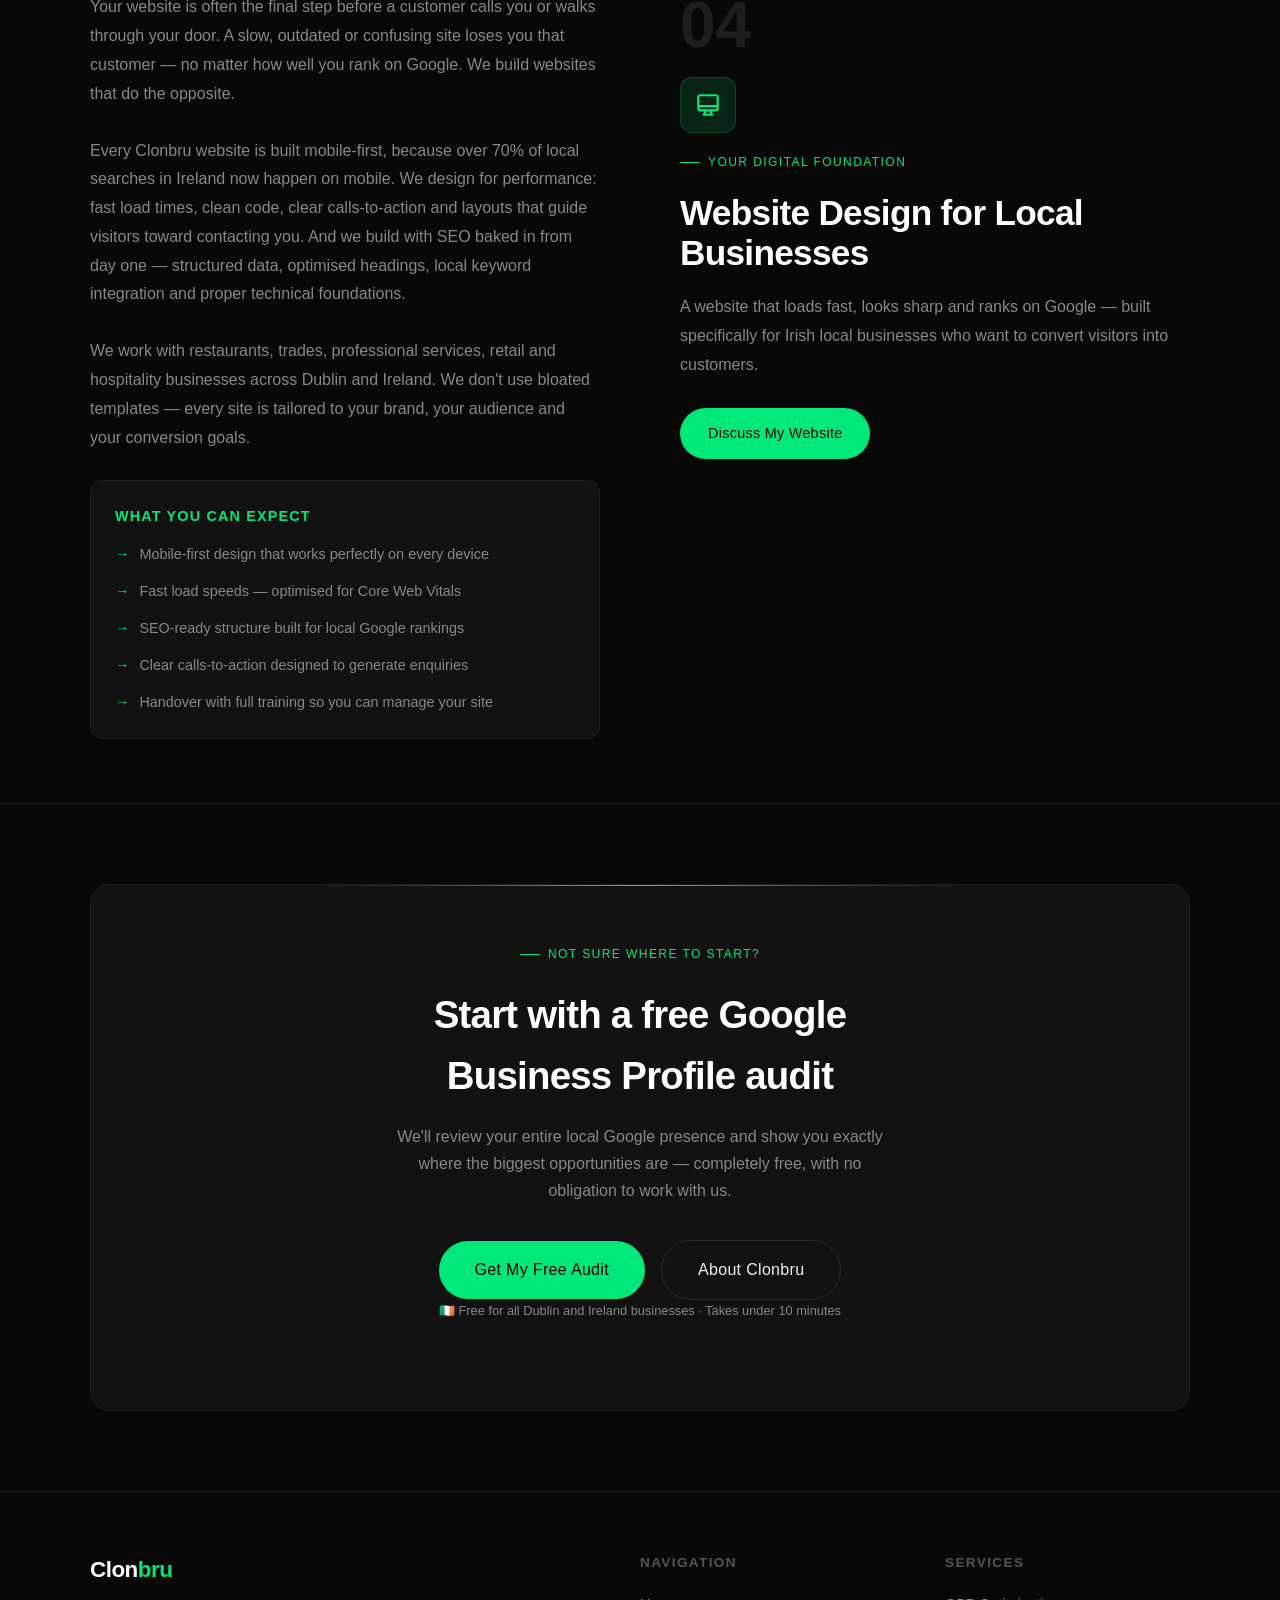
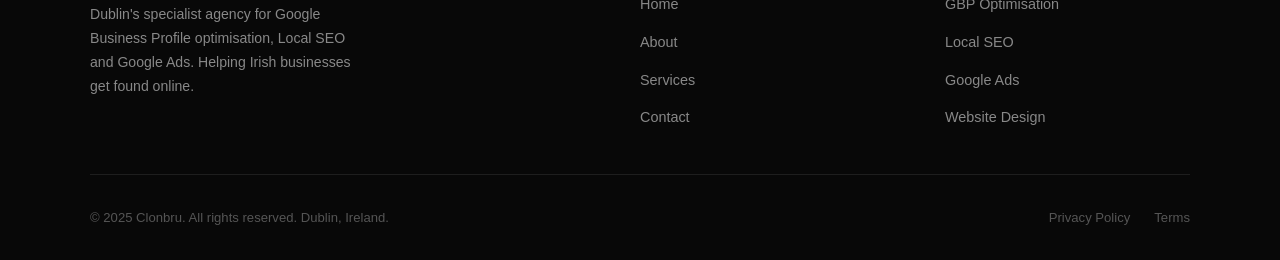
<file: services.html>
<!DOCTYPE html>
<html lang="en">
<head>
  <meta charset="UTF-8" />
  <meta name="viewport" content="width=device-width, initial-scale=1.0" />
  <title>Services | Google Business Profile, Local SEO, Google Ads &amp; Web Design Dublin</title>
  <meta name="description" content="Clonbru offers Google Business Profile optimisation, Local SEO for Ireland, Google Ads management and professional website design for local businesses in Dublin." />
  <meta name="keywords" content="Google Business Profile optimisation Dublin, Local SEO Ireland, Google Ads management Dublin, website design Dublin, SEO services Dublin, local business marketing Ireland" />
  <meta name="robots" content="index, follow" />
  <link rel="canonical" href="https://www.clonbru.com/services.html" />

  <meta property="og:title" content="Services | Clonbru — Local SEO &amp; Google Business Profile Agency Dublin" />
  <meta property="og:description" content="Google Business Profile, Local SEO, Google Ads and Website Design for Irish local businesses. Start with a free audit." />
  <meta property="og:type" content="website" />
  <meta property="og:url" content="https://www.clonbru.com/services.html" />
  <meta property="og:locale" content="en_IE" />

  <script type="application/ld+json">
  {
    "@context": "https://schema.org",
    "@type": "Service",
    "provider": {
      "@type": "LocalBusiness",
      "name": "Clonbru",
      "address": {"@type": "PostalAddress", "addressLocality": "Dublin", "addressCountry": "IE"}
    },
    "serviceType": ["Google Business Profile Optimization", "Local SEO", "Google Ads Management", "Website Design"],
    "areaServed": "Ireland",
    "url": "https://www.clonbru.com/services.html"
  }
  </script>

  <link rel="stylesheet" href="style.css" />
</head>
<body>

  <!-- NAVBAR -->
  <nav class="navbar" role="navigation" aria-label="Main navigation">
    <div class="nav-inner">
      <a href="index.html" class="nav-logo">Clon<span>bru</span></a>
      <div class="nav-links">
        <a href="index.html">Home</a>
        <a href="about.html">About</a>
        <a href="services.html">Services</a>
        <a href="contact.html">Contact</a>
      </div>
      <a href="contact.html" class="btn btn-primary nav-cta">Free Audit</a>
      <button class="hamburger" aria-label="Toggle navigation menu" aria-expanded="false" aria-controls="mobileMenu">
        <span></span><span></span><span></span>
      </button>
    </div>
  </nav>

  <!-- Mobile Menu -->
  <div class="mobile-menu" id="mobileMenu" role="dialog" aria-modal="true">
    <a href="index.html">Home</a>
    <a href="about.html">About</a>
    <a href="services.html">Services</a>
    <a href="contact.html">Contact</a>
    <a href="contact.html" class="btn btn-primary mobile-menu-cta">Get Free Audit</a>
  </div>

  <main>

    <!-- PAGE HERO -->
    <section class="page-hero" aria-labelledby="services-hero-heading">
      <div class="page-hero-bg" aria-hidden="true"></div>
      <div class="container">
        <div class="label fade-up">Our Services</div>
        <h1 class="display-lg fade-up delay-1" id="services-hero-heading">
          Every service your local<br /><span class="text-accent">Google presence needs</span>
        </h1>
        <p class="lead fade-up delay-2">
          From a weak, unnoticed Google Business Profile to a dominant local presence — we cover
          every touchpoint that determines whether customers find you or your competitors.
        </p>
      </div>
    </section>

    <div class="divider" aria-hidden="true"></div>

    <!-- ============================================================
         SERVICE 1: GBP
         ============================================================ -->
    <section class="service-detail" id="gbp" aria-labelledby="gbp-heading">
      <div class="container">
        <div class="service-detail-grid">

          <div class="service-detail-header fade-up">
            <div class="service-detail-number" aria-hidden="true">01</div>
            <div class="service-icon" aria-hidden="true" style="width:56px;height:56px;">
              <svg width="26" height="26" fill="none" viewBox="0 0 24 24" stroke="currentColor" stroke-width="2">
                <path stroke-linecap="round" stroke-linejoin="round" d="M17.657 16.657L13.414 20.9a1.998 1.998 0 01-2.827 0l-4.244-4.243a8 8 0 1111.314 0z"/>
                <circle cx="12" cy="11" r="3"/>
              </svg>
            </div>
            <div class="label">Most Impactful First</div>
            <h2 id="gbp-heading">Google Business Profile Optimisation</h2>
            <p class="service-detail-desc">
              Your GBP listing is the single most powerful local ranking signal in Google's algorithm.
              And for most Dublin businesses, it's massively underutilised.
            </p>
            <a href="contact.html" class="btn btn-primary" style="align-self: flex-start; margin-top: 8px;">
              Audit My GBP — Free
            </a>
          </div>

          <div class="service-detail-body fade-up delay-2">
            <p>
              When someone in Dublin searches "best [your service] near me," they see the Google Local Pack
              before any organic results. That 3-slot map block captures the majority of clicks —
              and whether you appear there depends almost entirely on how well your Google Business Profile
              is optimised.
            </p>
            <p>
              At Clonbru, GBP optimisation is our core speciality. We go far beyond simply filling in
              your business hours. We conduct a forensic audit of your existing listing, then systematically
              rebuild it from the ground up — applying every technique Google's own guidelines recommend,
              plus advanced strategies most agencies simply don't know exist.
            </p>
            <p>
              We optimise your business categories, attributes, service areas, description, products,
              Q&amp;A, posts and photo strategy. We implement a review generation system to build social proof
              consistently. And we monitor your listing weekly to catch and fix any issues before they
              impact your rankings.
            </p>

            <div class="service-results">
              <h4>What You Can Expect</h4>
              <div class="result-item">Appear in the Google Local Pack for your target Dublin searches</div>
              <div class="result-item">Increased calls, direction requests and website visits from GBP</div>
              <div class="result-item">Higher review velocity and improved star rating over time</div>
              <div class="result-item">Full compliance with Google's guidelines — no risky shortcuts</div>
              <div class="result-item">Monthly GBP performance report with actionable insights</div>
            </div>
          </div>

        </div>
      </div>
    </section>

    <!-- ============================================================
         SERVICE 2: LOCAL SEO
         ============================================================ -->
    <section class="service-detail" id="local-seo" aria-labelledby="seo-heading">
      <div class="container">
        <div class="service-detail-grid reverse">

          <div class="service-detail-header fade-up">
            <div class="service-detail-number" aria-hidden="true">02</div>
            <div class="service-icon" aria-hidden="true" style="width:56px;height:56px;">
              <svg width="26" height="26" fill="none" viewBox="0 0 24 24" stroke="currentColor" stroke-width="2">
                <path stroke-linecap="round" stroke-linejoin="round" d="M21 21l-6-6m2-5a7 7 0 11-14 0 7 7 0 0114 0z"/>
              </svg>
            </div>
            <div class="label">Rank Where It Matters</div>
            <h2 id="seo-heading">Local SEO for Dublin &amp; Ireland</h2>
            <p class="service-detail-desc">
              Beyond GBP, your organic search rankings determine how many potential customers
              discover you every single day — without you spending a cent on ads.
            </p>
            <a href="contact.html" class="btn btn-primary" style="align-self: flex-start; margin-top: 8px;">
              Get a Free SEO Review
            </a>
          </div>

          <div class="service-detail-body fade-up delay-2">
            <p>
              Local SEO in Ireland isn't the same as general SEO. Google factors in proximity,
              local relevance and search behaviour specific to Irish users. A strategy built for
              London won't work in Dublin. We build ours from scratch for the Irish market.
            </p>
            <p>
              We start with comprehensive keyword research focused on how Dublin customers actually
              search for your service — including "near me" searches, area-specific queries and
              intent-based terms that signal buying readiness. Then we align your website and
              online presence to capture that demand.
            </p>
            <p>
              Our Local SEO work includes on-page optimisation, technical SEO audits, local citation
              building across Irish directories, structured data markup, and content strategy targeting
              Dublin-specific search intent. We also manage your NAP (Name, Address, Phone) consistency
              across the web — a critical ranking factor many agencies overlook.
            </p>

            <div class="service-results">
              <h4>What You Can Expect</h4>
              <div class="result-item">Higher Google rankings for your target Dublin-area keywords</div>
              <div class="result-item">Increased organic traffic from local, high-intent searches</div>
              <div class="result-item">Strong, consistent citation presence across Irish directories</div>
              <div class="result-item">Technical SEO improvements for faster indexing and crawling</div>
              <div class="result-item">Measurable ranking progress tracked and reported monthly</div>
            </div>
          </div>

        </div>
      </div>
    </section>

    <!-- ============================================================
         SERVICE 3: GOOGLE ADS
         ============================================================ -->
    <section class="service-detail" id="google-ads" aria-labelledby="ads-heading">
      <div class="container">
        <div class="service-detail-grid">

          <div class="service-detail-header fade-up">
            <div class="service-detail-number" aria-hidden="true">03</div>
            <div class="service-icon" aria-hidden="true" style="width:56px;height:56px;">
              <svg width="26" height="26" fill="none" viewBox="0 0 24 24" stroke="currentColor" stroke-width="2">
                <path stroke-linecap="round" stroke-linejoin="round" d="M13 10V3L4 14h7v7l9-11h-7z"/>
              </svg>
            </div>
            <div class="label">Instant Visibility</div>
            <h2 id="ads-heading">Google Ads &amp; SEM Management</h2>
            <p class="service-detail-desc">
              Get to the top of Google today — not in three months. Our Google Ads campaigns
              deliver immediate, targeted visibility for your business in Dublin.
            </p>
            <a href="contact.html" class="btn btn-primary" style="align-self: flex-start; margin-top: 8px;">
              Discuss My Ad Budget
            </a>
          </div>

          <div class="service-detail-body fade-up delay-2">
            <p>
              When SEO is building momentum, Google Ads fills the gap — putting your business
              at position one on Google immediately. But poorly managed ad accounts waste budget
              fast. We build and manage campaigns that are tightly controlled, precisely targeted
              and built around what actually converts in the Irish market.
            </p>
            <p>
              We specialise in Search campaigns for local service businesses in Dublin —
              targeting buyers at the exact moment they're ready to act. Every campaign we
              build uses tight geo-targeting, high-intent keyword selection, negative keyword
              management and conversion-optimised landing pages to maximise your return.
            </p>
            <p>
              You retain full ownership of your account at all times. We provide monthly
              performance reports with clear cost-per-lead data, and we continuously test and
              optimise ad copy, bidding strategies and audience targeting to improve results
              every single month.
            </p>

            <div class="service-results">
              <h4>What You Can Expect</h4>
              <div class="result-item">Immediate top-of-page visibility on Google in Dublin</div>
              <div class="result-item">Precise geo-targeting — pay only for local, relevant clicks</div>
              <div class="result-item">Reduced cost-per-lead through ongoing optimisation</div>
              <div class="result-item">Full account transparency — you own everything</div>
              <div class="result-item">Clear monthly reporting on spend, clicks, leads and ROI</div>
            </div>
          </div>

        </div>
      </div>
    </section>

    <!-- ============================================================
         SERVICE 4: WEB DESIGN
         ============================================================ -->
    <section class="service-detail" id="web-design" aria-labelledby="web-heading">
      <div class="container">
        <div class="service-detail-grid reverse">

          <div class="service-detail-header fade-up">
            <div class="service-detail-number" aria-hidden="true">04</div>
            <div class="service-icon" aria-hidden="true" style="width:56px;height:56px;">
              <svg width="26" height="26" fill="none" viewBox="0 0 24 24" stroke="currentColor" stroke-width="2">
                <path stroke-linecap="round" stroke-linejoin="round" d="M9.75 17L9 20l-1 1h8l-1-1-.75-3M3 13h18M5 17h14a2 2 0 002-2V5a2 2 0 00-2-2H5a2 2 0 00-2 2v10a2 2 0 002 2z"/>
              </svg>
            </div>
            <div class="label">Your Digital Foundation</div>
            <h2 id="web-heading">Website Design for Local Businesses</h2>
            <p class="service-detail-desc">
              A website that loads fast, looks sharp and ranks on Google — built specifically
              for Irish local businesses who want to convert visitors into customers.
            </p>
            <a href="contact.html" class="btn btn-primary" style="align-self: flex-start; margin-top: 8px;">
              Discuss My Website
            </a>
          </div>

          <div class="service-detail-body fade-up delay-2">
            <p>
              Your website is often the final step before a customer calls you or walks through
              your door. A slow, outdated or confusing site loses you that customer — no matter
              how well you rank on Google. We build websites that do the opposite.
            </p>
            <p>
              Every Clonbru website is built mobile-first, because over 70% of local searches in
              Ireland now happen on mobile. We design for performance: fast load times, clean
              code, clear calls-to-action and layouts that guide visitors toward contacting you.
              And we build with SEO baked in from day one — structured data, optimised headings,
              local keyword integration and proper technical foundations.
            </p>
            <p>
              We work with restaurants, trades, professional services, retail and hospitality
              businesses across Dublin and Ireland. We don't use bloated templates — every site
              is tailored to your brand, your audience and your conversion goals.
            </p>

            <div class="service-results">
              <h4>What You Can Expect</h4>
              <div class="result-item">Mobile-first design that works perfectly on every device</div>
              <div class="result-item">Fast load speeds — optimised for Core Web Vitals</div>
              <div class="result-item">SEO-ready structure built for local Google rankings</div>
              <div class="result-item">Clear calls-to-action designed to generate enquiries</div>
              <div class="result-item">Handover with full training so you can manage your site</div>
            </div>
          </div>

        </div>
      </div>
    </section>

    <!-- ============================================================
         CTA
         ============================================================ -->
    <section class="cta-section" aria-labelledby="services-cta-heading">
      <div class="container">
        <div class="cta-box fade-up">
          <div class="label" style="justify-content: center; margin-bottom: 20px;">Not Sure Where to Start?</div>
          <h2 id="services-cta-heading">
            Start with a free Google<br />Business Profile audit
          </h2>
          <p>
            We'll review your entire local Google presence and show you exactly where the
            biggest opportunities are — completely free, with no obligation to work with us.
          </p>
          <div class="cta-actions">
            <a href="contact.html" class="btn btn-primary btn-lg">Get My Free Audit</a>
            <a href="about.html" class="btn btn-outline btn-lg">About Clonbru</a>
          </div>
          <p class="cta-note mt-24">🇮🇪 Free for all Dublin and Ireland businesses · Takes under 10 minutes</p>
        </div>
      </div>
    </section>

  </main>

  <!-- FOOTER -->
  <footer class="footer" role="contentinfo">
    <div class="container">
      <div class="footer-grid">
        <div class="footer-brand">
          <a href="index.html" class="footer-logo">Clon<span>bru</span></a>
          <p>Dublin's specialist agency for Google Business Profile optimisation, Local SEO and Google Ads. Helping Irish businesses get found online.</p>
        </div>
        <div class="footer-col">
          <h4>Navigation</h4>
          <ul>
            <li><a href="index.html">Home</a></li>
            <li><a href="about.html">About</a></li>
            <li><a href="services.html">Services</a></li>
            <li><a href="contact.html">Contact</a></li>
          </ul>
        </div>
        <div class="footer-col">
          <h4>Services</h4>
          <ul>
            <li><a href="services.html#gbp">GBP Optimisation</a></li>
            <li><a href="services.html#local-seo">Local SEO</a></li>
            <li><a href="services.html#google-ads">Google Ads</a></li>
            <li><a href="services.html#web-design">Website Design</a></li>
          </ul>
        </div>
      </div>
      <div class="footer-bottom">
        <p>&copy; 2025 Clonbru. All rights reserved. Dublin, Ireland.</p>
        <div class="footer-bottom-links">
          <a href="privacy.html">Privacy Policy</a>
          <a href="terms.html">Terms</a>
        </div>
      </div>
    </div>
  </footer>

  <script src="script.js"></script>
</body>
</html>
</file>
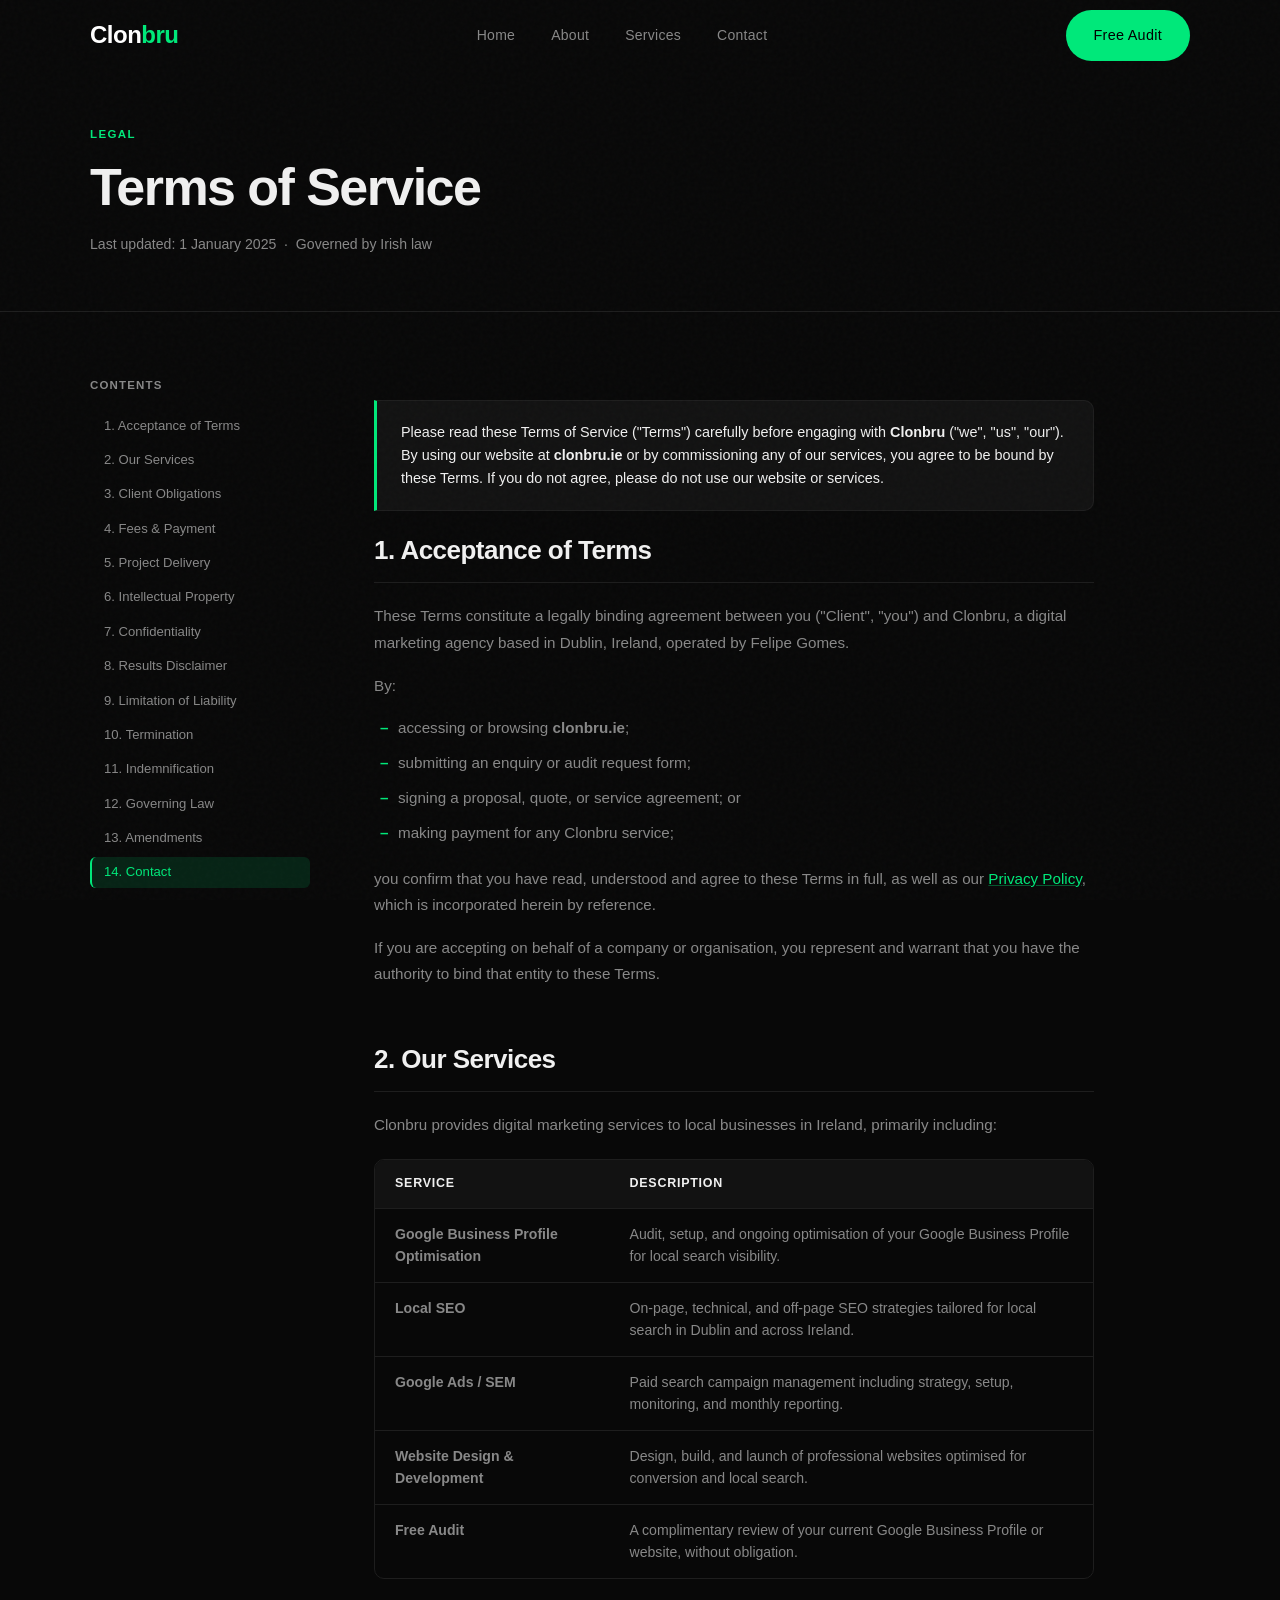
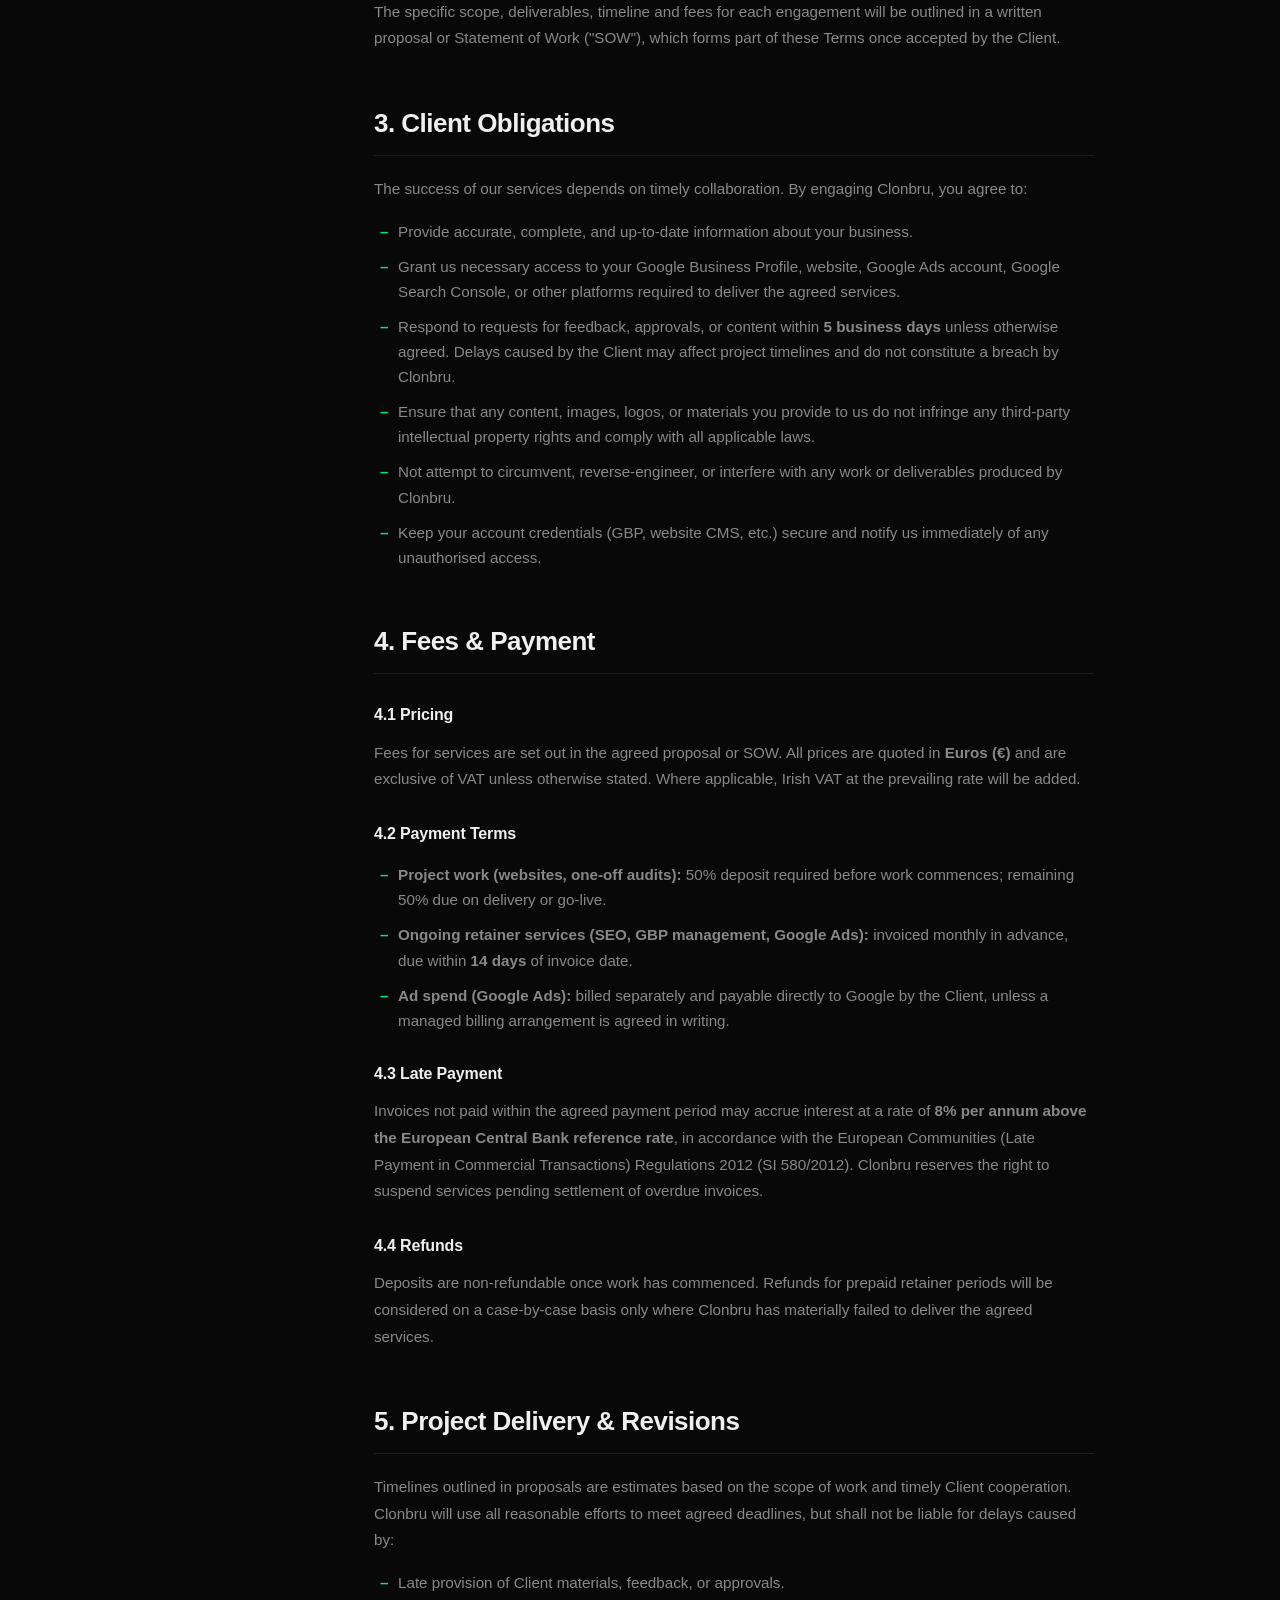
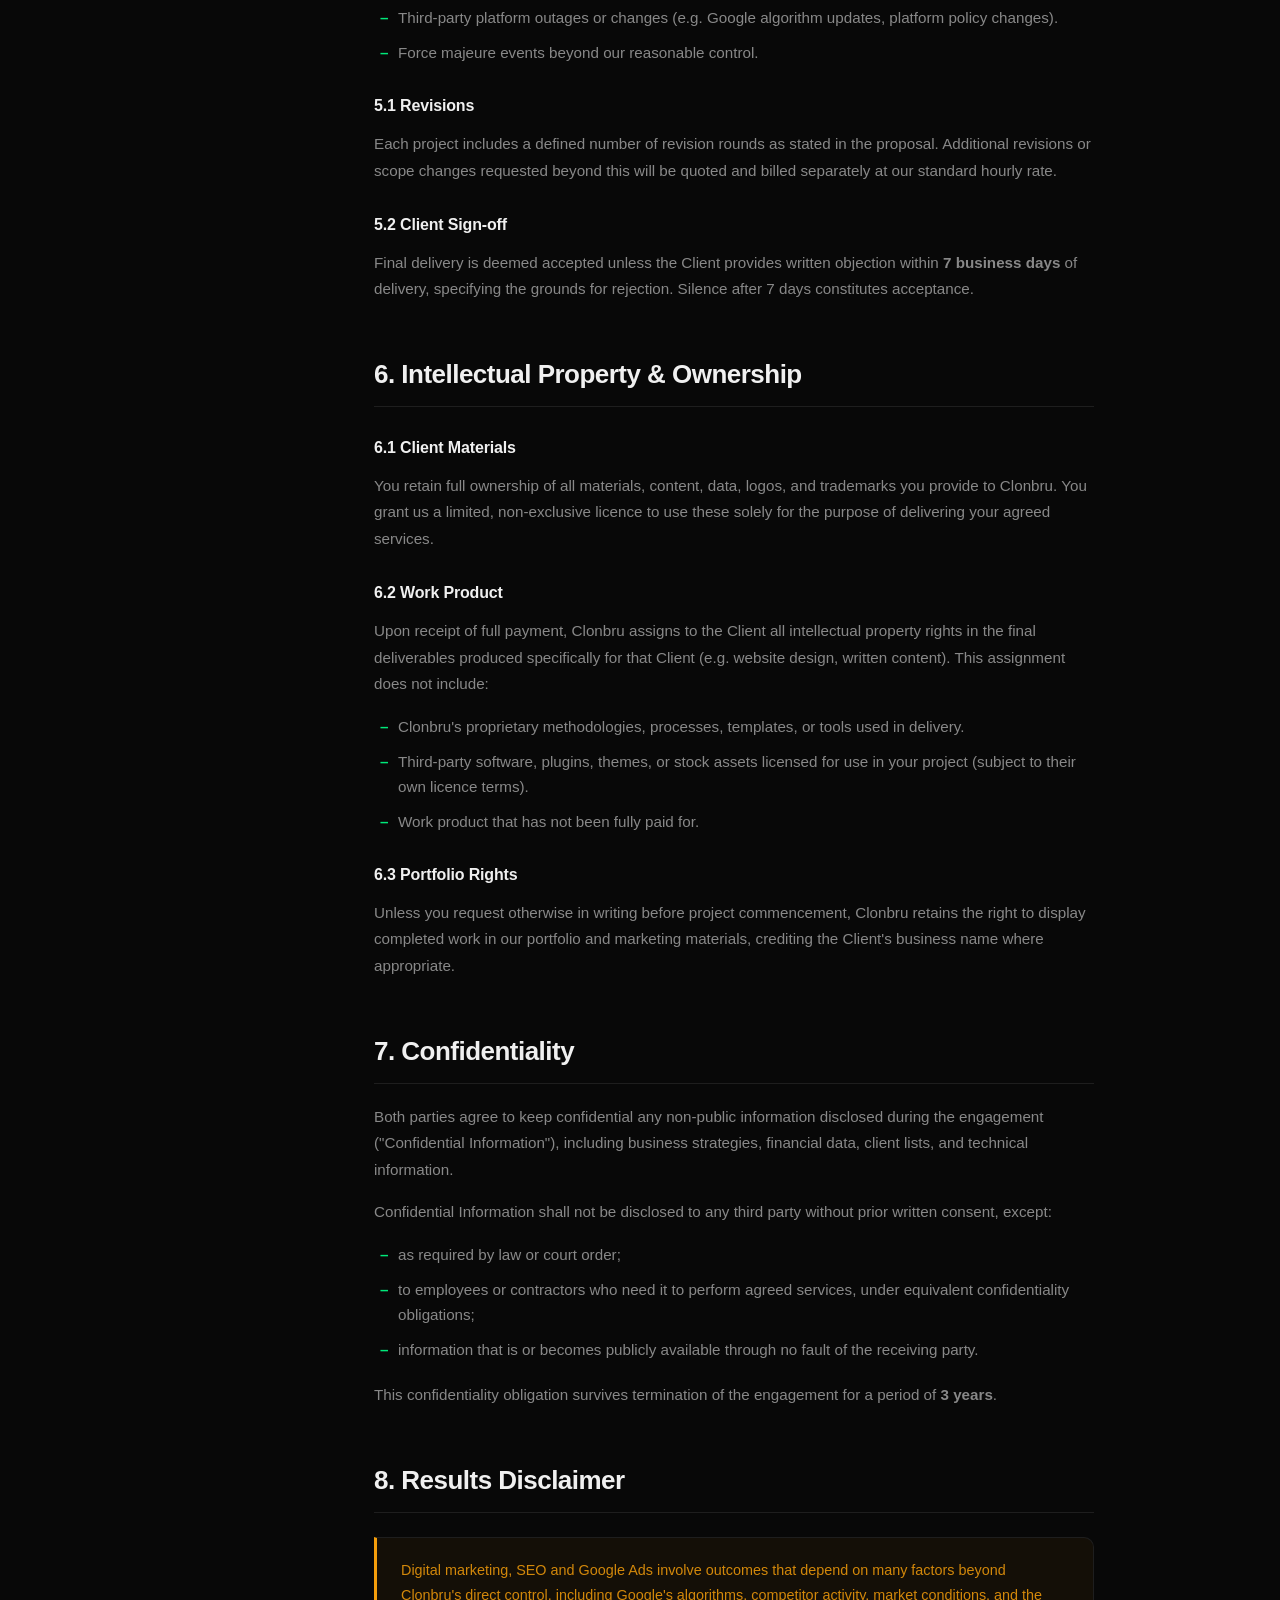
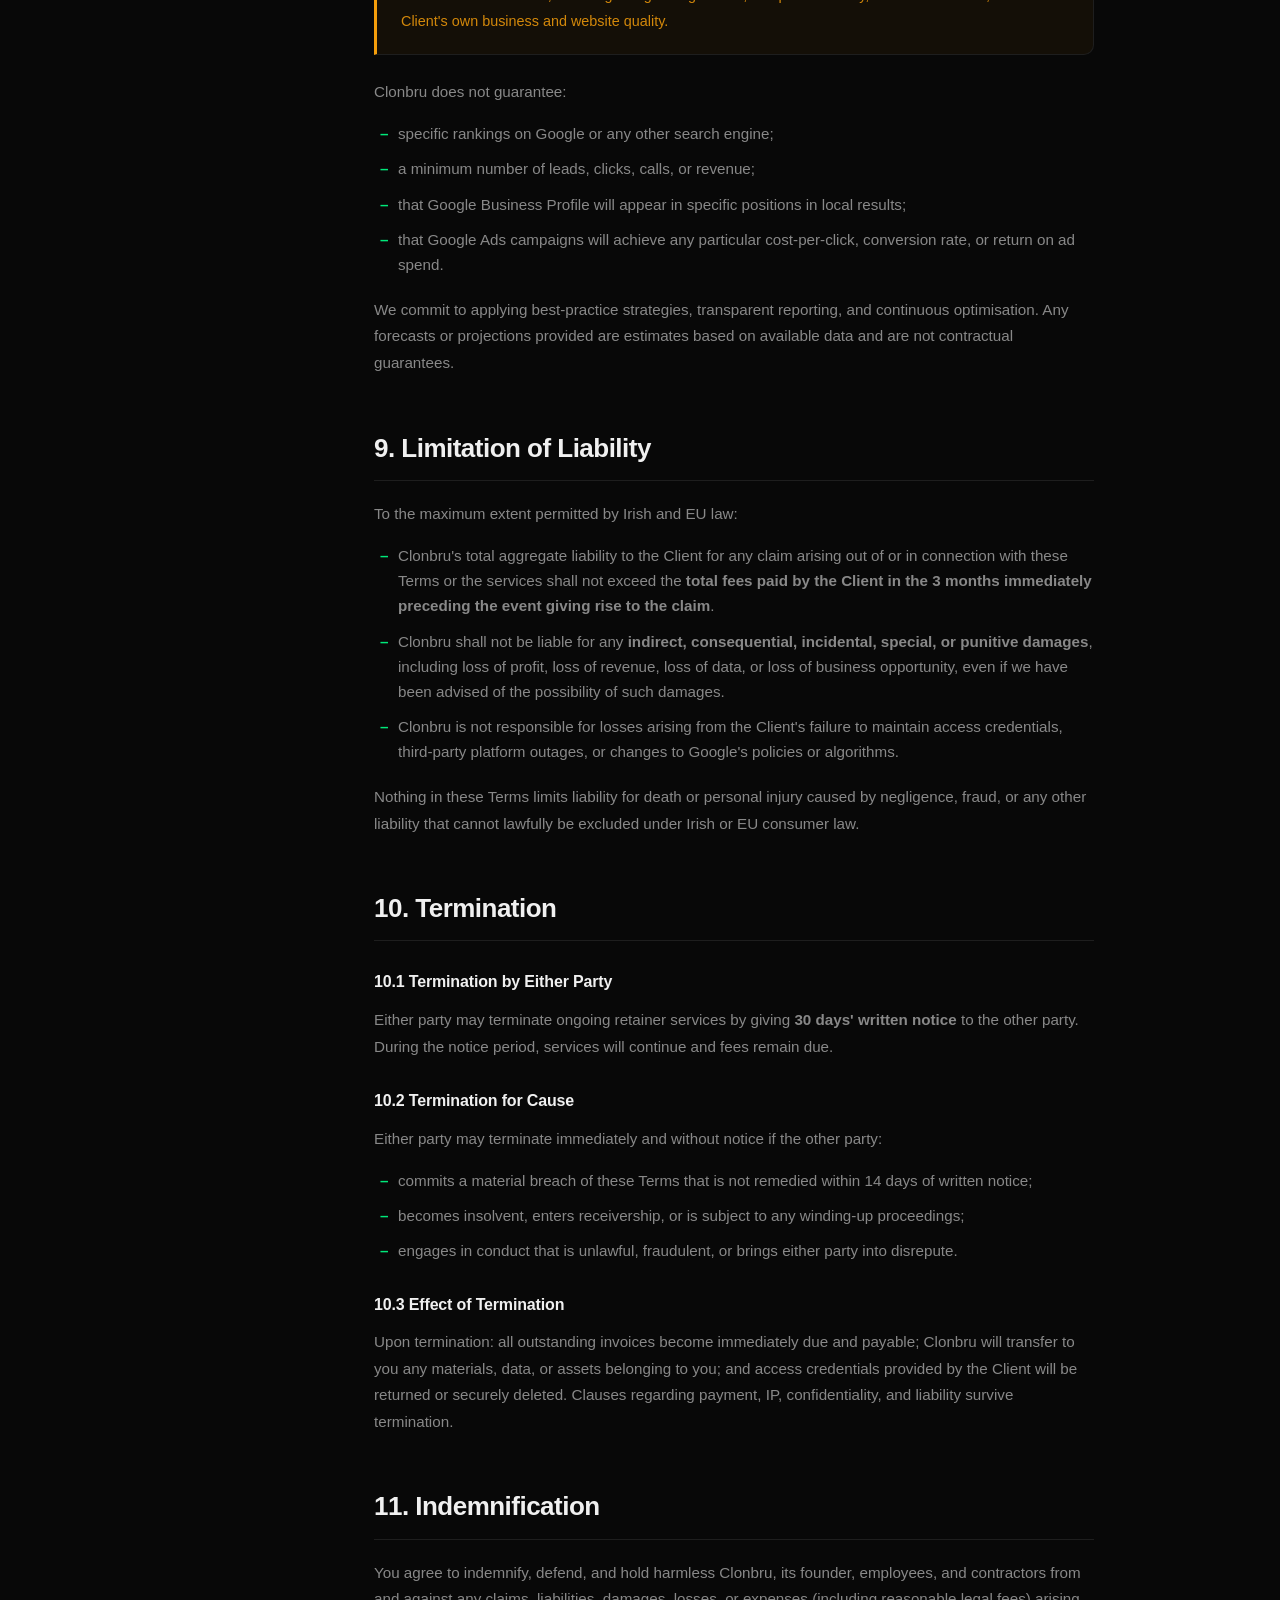
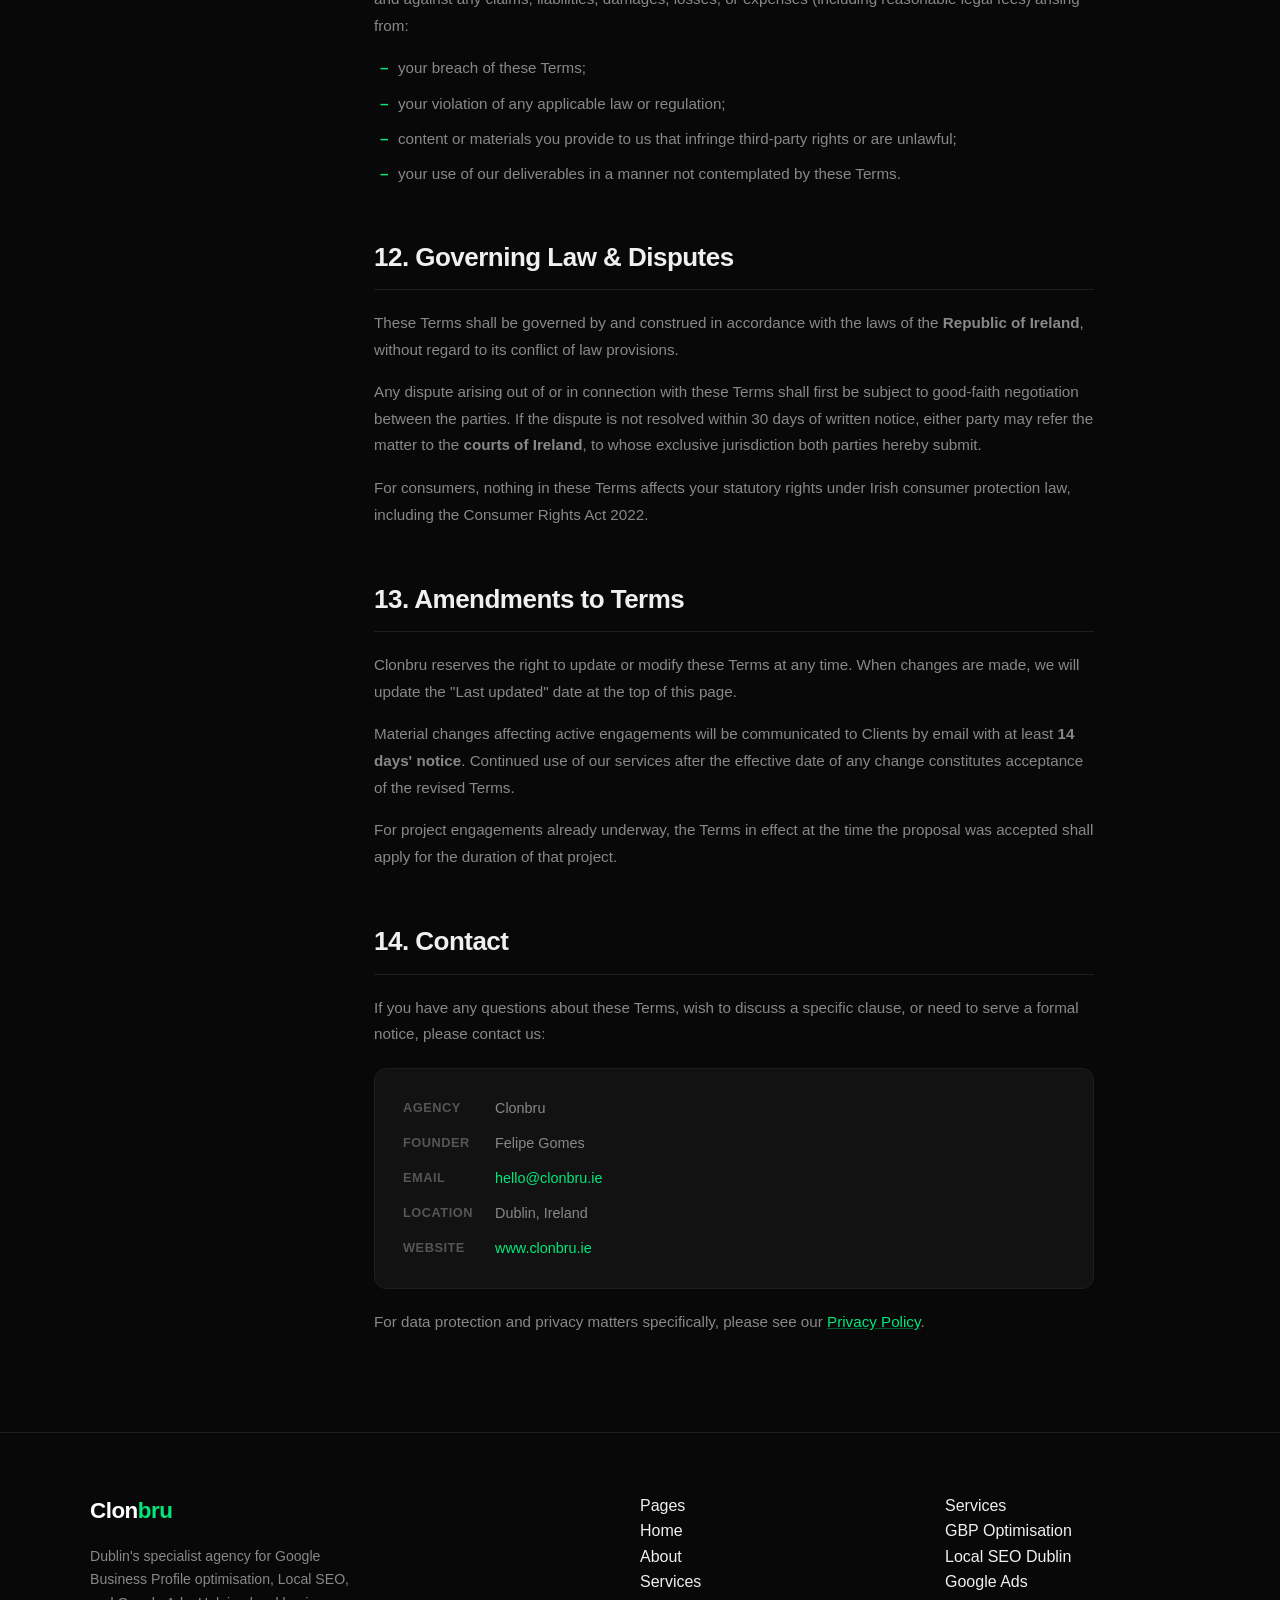
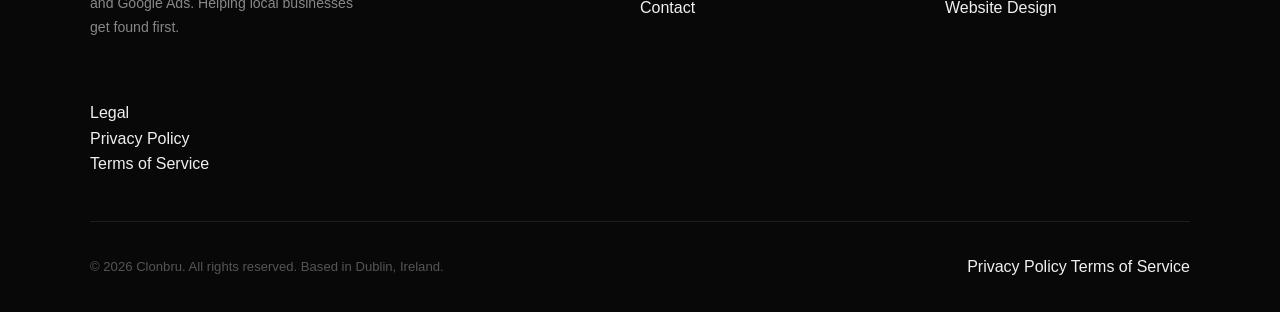
<file: terms.html>
<!DOCTYPE html>
<html lang="en">
<head>
  <meta charset="UTF-8" />
  <meta name="viewport" content="width=device-width, initial-scale=1.0" />
  <title>Terms of Service | Clonbru — Dublin SEO & Digital Marketing Agency</title>
  <meta name="description" content="Read Clonbru's Terms of Service. Understand your rights and obligations when engaging our Local SEO, Google Business Profile, and digital marketing services in Ireland." />
  <meta name="robots" content="noindex, follow" />
  <link rel="canonical" href="https://www.clonbru.ie/terms.html" />

  <!-- Open Graph -->
  <meta property="og:title" content="Terms of Service | Clonbru" />
  <meta property="og:description" content="The terms and conditions that govern your use of Clonbru's website and digital marketing services." />
  <meta property="og:type" content="website" />
  <meta property="og:url" content="https://www.clonbru.ie/terms.html" />
  <meta property="og:locale" content="en_IE" />

  <link rel="stylesheet" href="style.css" />

  <style>
    /* ── Legal page specific styles (same as privacy.html) ── */
    .legal-hero {
      padding-top: 120px;
      padding-bottom: 56px;
      border-bottom: 1px solid var(--border);
    }

    .legal-hero .page-label {
      display: inline-block;
      font-size: 0.72rem;
      font-weight: 700;
      letter-spacing: 0.12em;
      text-transform: uppercase;
      color: var(--accent);
      margin-bottom: 16px;
    }

    .legal-hero h1 {
      font-family: var(--font-display);
      font-size: clamp(2rem, 5vw, 3.25rem);
      font-weight: 800;
      letter-spacing: -0.03em;
      color: var(--text-primary);
      margin-bottom: 16px;
      line-height: 1.1;
    }

    .legal-hero .meta {
      font-size: 0.88rem;
      color: var(--text-muted);
    }

    .legal-layout {
      display: grid;
      grid-template-columns: 1fr;
      gap: 48px;
      padding: 64px 0 96px;
    }

    @media (min-width: 1024px) {
      .legal-layout {
        grid-template-columns: 220px 1fr;
        gap: 64px;
        align-items: start;
      }
    }

    .legal-toc { display: none; }

    @media (min-width: 1024px) {
      .legal-toc {
        display: block;
        position: sticky;
        top: 96px;
      }
    }

    .legal-toc__title {
      font-family: var(--font-display);
      font-size: 0.72rem;
      font-weight: 700;
      letter-spacing: 0.1em;
      text-transform: uppercase;
      color: var(--text-muted);
      margin-bottom: 16px;
    }

    .legal-toc__list {
      display: flex;
      flex-direction: column;
      gap: 4px;
    }

    .legal-toc__list a {
      display: block;
      font-size: 0.82rem;
      color: var(--text-muted);
      padding: 6px 12px;
      border-radius: 6px;
      border-left: 2px solid transparent;
      transition: color 0.2s, background 0.2s, border-color 0.2s;
      line-height: 1.4;
    }

    .legal-toc__list a:hover,
    .legal-toc__list a.active {
      color: var(--accent);
      background: var(--accent-dim);
      border-left-color: var(--accent);
    }

    .legal-content { max-width: 720px; }

    .legal-section {
      margin-bottom: 56px;
      scroll-margin-top: 100px;
    }

    .legal-section:last-child { margin-bottom: 0; }

    .legal-section h2 {
      font-family: var(--font-display);
      font-size: clamp(1.25rem, 3vw, 1.625rem);
      font-weight: 700;
      color: var(--text-primary);
      letter-spacing: -0.02em;
      line-height: 1.2;
      margin-bottom: 20px;
      padding-bottom: 16px;
      border-bottom: 1px solid var(--border);
    }

    .legal-section h3 {
      font-family: var(--font-display);
      font-size: 1rem;
      font-weight: 700;
      color: var(--text-primary);
      letter-spacing: -0.01em;
      margin-top: 28px;
      margin-bottom: 12px;
    }

    .legal-section p {
      font-size: 0.95rem;
      color: var(--text-muted);
      line-height: 1.75;
      margin-bottom: 16px;
    }

    .legal-section p:last-child { margin-bottom: 0; }

    .legal-section ul,
    .legal-section ol {
      margin: 16px 0 20px 0;
      padding-left: 0;
      display: flex;
      flex-direction: column;
      gap: 10px;
    }

    .legal-section ul li,
    .legal-section ol li {
      font-size: 0.95rem;
      color: var(--text-muted);
      line-height: 1.65;
      padding-left: 24px;
      position: relative;
    }

    .legal-section ul li::before {
      content: '–';
      position: absolute;
      left: 6px;
      color: var(--accent);
      font-weight: 700;
    }

    .legal-section ol { counter-reset: ol-counter; }

    .legal-section ol li { counter-increment: ol-counter; }

    .legal-section ol li::before {
      content: counter(ol-counter) '.';
      position: absolute;
      left: 0;
      color: var(--accent);
      font-weight: 700;
      font-size: 0.82rem;
    }

    .legal-section a {
      color: var(--accent);
      text-decoration: underline;
      text-decoration-color: rgba(0, 232, 122, 0.35);
      transition: text-decoration-color 0.2s;
    }

    .legal-section a:hover {
      text-decoration-color: var(--accent);
    }

    .legal-callout {
      background: var(--bg-card);
      border: 1px solid var(--border);
      border-left: 3px solid var(--accent);
      border-radius: 0 10px 10px 0;
      padding: 20px 24px;
      margin: 24px 0;
    }

    .legal-callout p { font-size: 0.9rem; margin-bottom: 0; }

    .legal-callout--warning {
      border-left-color: #f59e0b;
      background: rgba(245, 158, 11, 0.05);
    }

    .legal-callout--warning p { color: rgba(245, 158, 11, 0.85); }

    .legal-contact-card {
      display: flex;
      flex-direction: column;
      gap: 12px;
      background: var(--bg-card);
      border: 1px solid var(--border);
      border-radius: 12px;
      padding: 28px;
      margin-top: 20px;
    }

    .legal-contact-card__row {
      display: flex;
      gap: 12px;
      font-size: 0.9rem;
    }

    .legal-contact-card__label {
      color: var(--text-subtle);
      min-width: 80px;
      font-weight: 600;
      font-size: 0.8rem;
      letter-spacing: 0.04em;
      text-transform: uppercase;
      padding-top: 1px;
    }

    .legal-contact-card__value { color: var(--text-muted); }

    .legal-contact-card__value a {
      color: var(--accent);
      text-decoration: none;
    }

    .legal-contact-card__value a:hover { text-decoration: underline; }

    .legal-table-wrapper {
      overflow-x: auto;
      margin: 20px 0;
      border-radius: 10px;
      border: 1px solid var(--border);
    }

    .legal-table {
      width: 100%;
      border-collapse: collapse;
      font-size: 0.88rem;
    }

    .legal-table th {
      background: var(--bg-card);
      color: var(--text-primary);
      font-family: var(--font-display);
      font-weight: 700;
      font-size: 0.78rem;
      letter-spacing: 0.06em;
      text-transform: uppercase;
      padding: 14px 20px;
      text-align: left;
      border-bottom: 1px solid var(--border);
    }

    .legal-table td {
      padding: 14px 20px;
      color: var(--text-muted);
      border-bottom: 1px solid var(--border);
      vertical-align: top;
      line-height: 1.6;
    }

    .legal-table tr:last-child td { border-bottom: none; }
    .legal-table tr:hover td { background: rgba(255,255,255,0.02); }
  </style>
</head>
<body>

  <!-- ── NAVBAR ── -->
  <nav class="navbar" role="navigation" aria-label="Main navigation">
    <div class="nav-inner">
      <a href="index.html" class="nav-logo" aria-label="Clonbru home">Clon<span>bru</span></a>
      <div class="nav-links" role="list">
        <a href="index.html" role="listitem">Home</a>
        <a href="about.html" role="listitem">About</a>
        <a href="services.html" role="listitem">Services</a>
        <a href="contact.html" role="listitem">Contact</a>
      </div>
      <a href="contact.html" class="btn btn-primary nav-cta">Free Audit</a>
      <button class="hamburger" aria-label="Toggle navigation menu" aria-expanded="false" aria-controls="mobileMenu">
        <span></span><span></span><span></span>
      </button>
    </div>
  </nav>

  <!-- ── MOBILE MENU ── -->
  <div class="mobile-menu" id="mobileMenu" role="dialog" aria-modal="true" aria-label="Mobile navigation">
    <a href="index.html">Home</a>
    <a href="about.html">About</a>
    <a href="services.html">Services</a>
    <a href="contact.html">Contact</a>
    <a href="contact.html" class="btn btn-primary mobile-menu-cta">Get Free Audit</a>
  </div>

  <main>

    <!-- ── HERO ── -->
    <header class="legal-hero">
      <div class="container">
        <span class="page-label">Legal</span>
        <h1>Terms of Service</h1>
        <p class="meta">Last updated: <time datetime="2025-01-01">1 January 2025</time> &nbsp;·&nbsp; Governed by Irish law</p>
      </div>
    </header>

    <!-- ── MAIN LAYOUT ── -->
    <div class="container">
      <div class="legal-layout">

        <!-- TOC -->
        <aside class="legal-toc" aria-label="Table of contents">
          <p class="legal-toc__title">Contents</p>
          <nav class="legal-toc__list">
            <a href="#acceptance">1. Acceptance of Terms</a>
            <a href="#services-desc">2. Our Services</a>
            <a href="#client-obligations">3. Client Obligations</a>
            <a href="#fees-payment">4. Fees & Payment</a>
            <a href="#project-delivery">5. Project Delivery</a>
            <a href="#ip-ownership">6. Intellectual Property</a>
            <a href="#confidentiality">7. Confidentiality</a>
            <a href="#results-disclaimer">8. Results Disclaimer</a>
            <a href="#liability">9. Limitation of Liability</a>
            <a href="#termination">10. Termination</a>
            <a href="#indemnification">11. Indemnification</a>
            <a href="#governing-law">12. Governing Law</a>
            <a href="#amendments">13. Amendments</a>
            <a href="#contact-legal">14. Contact</a>
          </nav>
        </aside>

        <!-- Content -->
        <article class="legal-content">

          <div class="legal-callout">
            <p>Please read these Terms of Service ("Terms") carefully before engaging with <strong>Clonbru</strong> ("we", "us", "our"). By using our website at <strong>clonbru.ie</strong> or by commissioning any of our services, you agree to be bound by these Terms. If you do not agree, please do not use our website or services.</p>
          </div>

          <!-- 1 -->
          <section class="legal-section" id="acceptance">
            <h2>1. Acceptance of Terms</h2>
            <p>These Terms constitute a legally binding agreement between you ("Client", "you") and Clonbru, a digital marketing agency based in Dublin, Ireland, operated by Felipe Gomes.</p>
            <p>By:</p>
            <ul>
              <li>accessing or browsing <strong>clonbru.ie</strong>;</li>
              <li>submitting an enquiry or audit request form;</li>
              <li>signing a proposal, quote, or service agreement; or</li>
              <li>making payment for any Clonbru service;</li>
            </ul>
            <p>you confirm that you have read, understood and agree to these Terms in full, as well as our <a href="privacy.html">Privacy Policy</a>, which is incorporated herein by reference.</p>
            <p>If you are accepting on behalf of a company or organisation, you represent and warrant that you have the authority to bind that entity to these Terms.</p>
          </section>

          <!-- 2 -->
          <section class="legal-section" id="services-desc">
            <h2>2. Our Services</h2>
            <p>Clonbru provides digital marketing services to local businesses in Ireland, primarily including:</p>
            <div class="legal-table-wrapper">
              <table class="legal-table" aria-label="Services overview">
                <thead>
                  <tr>
                    <th>Service</th>
                    <th>Description</th>
                  </tr>
                </thead>
                <tbody>
                  <tr>
                    <td><strong>Google Business Profile Optimisation</strong></td>
                    <td>Audit, setup, and ongoing optimisation of your Google Business Profile for local search visibility.</td>
                  </tr>
                  <tr>
                    <td><strong>Local SEO</strong></td>
                    <td>On-page, technical, and off-page SEO strategies tailored for local search in Dublin and across Ireland.</td>
                  </tr>
                  <tr>
                    <td><strong>Google Ads / SEM</strong></td>
                    <td>Paid search campaign management including strategy, setup, monitoring, and monthly reporting.</td>
                  </tr>
                  <tr>
                    <td><strong>Website Design & Development</strong></td>
                    <td>Design, build, and launch of professional websites optimised for conversion and local search.</td>
                  </tr>
                  <tr>
                    <td><strong>Free Audit</strong></td>
                    <td>A complimentary review of your current Google Business Profile or website, without obligation.</td>
                  </tr>
                </tbody>
              </table>
            </div>
            <p>The specific scope, deliverables, timeline and fees for each engagement will be outlined in a written proposal or Statement of Work ("SOW"), which forms part of these Terms once accepted by the Client.</p>
          </section>

          <!-- 3 -->
          <section class="legal-section" id="client-obligations">
            <h2>3. Client Obligations</h2>
            <p>The success of our services depends on timely collaboration. By engaging Clonbru, you agree to:</p>
            <ul>
              <li>Provide accurate, complete, and up-to-date information about your business.</li>
              <li>Grant us necessary access to your Google Business Profile, website, Google Ads account, Google Search Console, or other platforms required to deliver the agreed services.</li>
              <li>Respond to requests for feedback, approvals, or content within <strong>5 business days</strong> unless otherwise agreed. Delays caused by the Client may affect project timelines and do not constitute a breach by Clonbru.</li>
              <li>Ensure that any content, images, logos, or materials you provide to us do not infringe any third-party intellectual property rights and comply with all applicable laws.</li>
              <li>Not attempt to circumvent, reverse-engineer, or interfere with any work or deliverables produced by Clonbru.</li>
              <li>Keep your account credentials (GBP, website CMS, etc.) secure and notify us immediately of any unauthorised access.</li>
            </ul>
          </section>

          <!-- 4 -->
          <section class="legal-section" id="fees-payment">
            <h2>4. Fees & Payment</h2>

            <h3>4.1 Pricing</h3>
            <p>Fees for services are set out in the agreed proposal or SOW. All prices are quoted in <strong>Euros (€)</strong> and are exclusive of VAT unless otherwise stated. Where applicable, Irish VAT at the prevailing rate will be added.</p>

            <h3>4.2 Payment Terms</h3>
            <ul>
              <li><strong>Project work (websites, one-off audits):</strong> 50% deposit required before work commences; remaining 50% due on delivery or go-live.</li>
              <li><strong>Ongoing retainer services (SEO, GBP management, Google Ads):</strong> invoiced monthly in advance, due within <strong>14 days</strong> of invoice date.</li>
              <li><strong>Ad spend (Google Ads):</strong> billed separately and payable directly to Google by the Client, unless a managed billing arrangement is agreed in writing.</li>
            </ul>

            <h3>4.3 Late Payment</h3>
            <p>Invoices not paid within the agreed payment period may accrue interest at a rate of <strong>8% per annum above the European Central Bank reference rate</strong>, in accordance with the European Communities (Late Payment in Commercial Transactions) Regulations 2012 (SI 580/2012). Clonbru reserves the right to suspend services pending settlement of overdue invoices.</p>

            <h3>4.4 Refunds</h3>
            <p>Deposits are non-refundable once work has commenced. Refunds for prepaid retainer periods will be considered on a case-by-case basis only where Clonbru has materially failed to deliver the agreed services.</p>
          </section>

          <!-- 5 -->
          <section class="legal-section" id="project-delivery">
            <h2>5. Project Delivery & Revisions</h2>
            <p>Timelines outlined in proposals are estimates based on the scope of work and timely Client cooperation. Clonbru will use all reasonable efforts to meet agreed deadlines, but shall not be liable for delays caused by:</p>
            <ul>
              <li>Late provision of Client materials, feedback, or approvals.</li>
              <li>Third-party platform outages or changes (e.g. Google algorithm updates, platform policy changes).</li>
              <li>Force majeure events beyond our reasonable control.</li>
            </ul>

            <h3>5.1 Revisions</h3>
            <p>Each project includes a defined number of revision rounds as stated in the proposal. Additional revisions or scope changes requested beyond this will be quoted and billed separately at our standard hourly rate.</p>

            <h3>5.2 Client Sign-off</h3>
            <p>Final delivery is deemed accepted unless the Client provides written objection within <strong>7 business days</strong> of delivery, specifying the grounds for rejection. Silence after 7 days constitutes acceptance.</p>
          </section>

          <!-- 6 -->
          <section class="legal-section" id="ip-ownership">
            <h2>6. Intellectual Property & Ownership</h2>

            <h3>6.1 Client Materials</h3>
            <p>You retain full ownership of all materials, content, data, logos, and trademarks you provide to Clonbru. You grant us a limited, non-exclusive licence to use these solely for the purpose of delivering your agreed services.</p>

            <h3>6.2 Work Product</h3>
            <p>Upon receipt of full payment, Clonbru assigns to the Client all intellectual property rights in the final deliverables produced specifically for that Client (e.g. website design, written content). This assignment does not include:</p>
            <ul>
              <li>Clonbru's proprietary methodologies, processes, templates, or tools used in delivery.</li>
              <li>Third-party software, plugins, themes, or stock assets licensed for use in your project (subject to their own licence terms).</li>
              <li>Work product that has not been fully paid for.</li>
            </ul>

            <h3>6.3 Portfolio Rights</h3>
            <p>Unless you request otherwise in writing before project commencement, Clonbru retains the right to display completed work in our portfolio and marketing materials, crediting the Client's business name where appropriate.</p>
          </section>

          <!-- 7 -->
          <section class="legal-section" id="confidentiality">
            <h2>7. Confidentiality</h2>
            <p>Both parties agree to keep confidential any non-public information disclosed during the engagement ("Confidential Information"), including business strategies, financial data, client lists, and technical information.</p>
            <p>Confidential Information shall not be disclosed to any third party without prior written consent, except:</p>
            <ul>
              <li>as required by law or court order;</li>
              <li>to employees or contractors who need it to perform agreed services, under equivalent confidentiality obligations;</li>
              <li>information that is or becomes publicly available through no fault of the receiving party.</li>
            </ul>
            <p>This confidentiality obligation survives termination of the engagement for a period of <strong>3 years</strong>.</p>
          </section>

          <!-- 8 -->
          <section class="legal-section" id="results-disclaimer">
            <h2>8. Results Disclaimer</h2>
            <div class="legal-callout legal-callout--warning">
              <p>Digital marketing, SEO and Google Ads involve outcomes that depend on many factors beyond Clonbru's direct control, including Google's algorithms, competitor activity, market conditions, and the Client's own business and website quality.</p>
            </div>
            <p>Clonbru does not guarantee:</p>
            <ul>
              <li>specific rankings on Google or any other search engine;</li>
              <li>a minimum number of leads, clicks, calls, or revenue;</li>
              <li>that Google Business Profile will appear in specific positions in local results;</li>
              <li>that Google Ads campaigns will achieve any particular cost-per-click, conversion rate, or return on ad spend.</li>
            </ul>
            <p>We commit to applying best-practice strategies, transparent reporting, and continuous optimisation. Any forecasts or projections provided are estimates based on available data and are not contractual guarantees.</p>
          </section>

          <!-- 9 -->
          <section class="legal-section" id="liability">
            <h2>9. Limitation of Liability</h2>
            <p>To the maximum extent permitted by Irish and EU law:</p>
            <ul>
              <li>Clonbru's total aggregate liability to the Client for any claim arising out of or in connection with these Terms or the services shall not exceed the <strong>total fees paid by the Client in the 3 months immediately preceding the event giving rise to the claim</strong>.</li>
              <li>Clonbru shall not be liable for any <strong>indirect, consequential, incidental, special, or punitive damages</strong>, including loss of profit, loss of revenue, loss of data, or loss of business opportunity, even if we have been advised of the possibility of such damages.</li>
              <li>Clonbru is not responsible for losses arising from the Client's failure to maintain access credentials, third-party platform outages, or changes to Google's policies or algorithms.</li>
            </ul>
            <p>Nothing in these Terms limits liability for death or personal injury caused by negligence, fraud, or any other liability that cannot lawfully be excluded under Irish or EU consumer law.</p>
          </section>

          <!-- 10 -->
          <section class="legal-section" id="termination">
            <h2>10. Termination</h2>

            <h3>10.1 Termination by Either Party</h3>
            <p>Either party may terminate ongoing retainer services by giving <strong>30 days' written notice</strong> to the other party. During the notice period, services will continue and fees remain due.</p>

            <h3>10.2 Termination for Cause</h3>
            <p>Either party may terminate immediately and without notice if the other party:</p>
            <ul>
              <li>commits a material breach of these Terms that is not remedied within 14 days of written notice;</li>
              <li>becomes insolvent, enters receivership, or is subject to any winding-up proceedings;</li>
              <li>engages in conduct that is unlawful, fraudulent, or brings either party into disrepute.</li>
            </ul>

            <h3>10.3 Effect of Termination</h3>
            <p>Upon termination: all outstanding invoices become immediately due and payable; Clonbru will transfer to you any materials, data, or assets belonging to you; and access credentials provided by the Client will be returned or securely deleted. Clauses regarding payment, IP, confidentiality, and liability survive termination.</p>
          </section>

          <!-- 11 -->
          <section class="legal-section" id="indemnification">
            <h2>11. Indemnification</h2>
            <p>You agree to indemnify, defend, and hold harmless Clonbru, its founder, employees, and contractors from and against any claims, liabilities, damages, losses, or expenses (including reasonable legal fees) arising from:</p>
            <ul>
              <li>your breach of these Terms;</li>
              <li>your violation of any applicable law or regulation;</li>
              <li>content or materials you provide to us that infringe third-party rights or are unlawful;</li>
              <li>your use of our deliverables in a manner not contemplated by these Terms.</li>
            </ul>
          </section>

          <!-- 12 -->
          <section class="legal-section" id="governing-law">
            <h2>12. Governing Law & Disputes</h2>
            <p>These Terms shall be governed by and construed in accordance with the laws of the <strong>Republic of Ireland</strong>, without regard to its conflict of law provisions.</p>
            <p>Any dispute arising out of or in connection with these Terms shall first be subject to good-faith negotiation between the parties. If the dispute is not resolved within 30 days of written notice, either party may refer the matter to the <strong>courts of Ireland</strong>, to whose exclusive jurisdiction both parties hereby submit.</p>
            <p>For consumers, nothing in these Terms affects your statutory rights under Irish consumer protection law, including the Consumer Rights Act 2022.</p>
          </section>

          <!-- 13 -->
          <section class="legal-section" id="amendments">
            <h2>13. Amendments to Terms</h2>
            <p>Clonbru reserves the right to update or modify these Terms at any time. When changes are made, we will update the "Last updated" date at the top of this page.</p>
            <p>Material changes affecting active engagements will be communicated to Clients by email with at least <strong>14 days' notice</strong>. Continued use of our services after the effective date of any change constitutes acceptance of the revised Terms.</p>
            <p>For project engagements already underway, the Terms in effect at the time the proposal was accepted shall apply for the duration of that project.</p>
          </section>

          <!-- 14 -->
          <section class="legal-section" id="contact-legal">
            <h2>14. Contact</h2>
            <p>If you have any questions about these Terms, wish to discuss a specific clause, or need to serve a formal notice, please contact us:</p>
            <div class="legal-contact-card">
              <div class="legal-contact-card__row">
                <span class="legal-contact-card__label">Agency</span>
                <span class="legal-contact-card__value">Clonbru</span>
              </div>
              <div class="legal-contact-card__row">
                <span class="legal-contact-card__label">Founder</span>
                <span class="legal-contact-card__value">Felipe Gomes</span>
              </div>
              <div class="legal-contact-card__row">
                <span class="legal-contact-card__label">Email</span>
                <span class="legal-contact-card__value"><a href="mailto:hello@clonbru.ie">hello@clonbru.ie</a></span>
              </div>
              <div class="legal-contact-card__row">
                <span class="legal-contact-card__label">Location</span>
                <span class="legal-contact-card__value">Dublin, Ireland</span>
              </div>
              <div class="legal-contact-card__row">
                <span class="legal-contact-card__label">Website</span>
                <span class="legal-contact-card__value"><a href="https://www.clonbru.ie">www.clonbru.ie</a></span>
              </div>
            </div>
            <p style="margin-top: 20px;">For data protection and privacy matters specifically, please see our <a href="privacy.html">Privacy Policy</a>.</p>
          </section>

        </article>
      </div>
    </div>

  </main>

  <!-- ── FOOTER ── -->
  <footer class="footer">
    <div class="container">
      <div class="footer-grid">
        <div class="footer-brand">
          <a href="index.html" class="nav-logo footer-logo">Clon<span>bru</span></a>
          <p class="footer-desc">Dublin's specialist agency for Google Business Profile optimisation, Local SEO, and Google Ads. Helping local businesses get found first.</p>
        </div>
        <div>
          <p class="footer-col-title">Pages</p>
          <ul class="footer-links">
            <li><a href="index.html">Home</a></li>
            <li><a href="about.html">About</a></li>
            <li><a href="services.html">Services</a></li>
            <li><a href="contact.html">Contact</a></li>
          </ul>
        </div>
        <div>
          <p class="footer-col-title">Services</p>
          <ul class="footer-links">
            <li><a href="services.html#gbp">GBP Optimisation</a></li>
            <li><a href="services.html#local-seo">Local SEO Dublin</a></li>
            <li><a href="services.html#google-ads">Google Ads</a></li>
            <li><a href="services.html#websites">Website Design</a></li>
          </ul>
        </div>
        <div>
          <p class="footer-col-title">Legal</p>
          <ul class="footer-links">
            <li><a href="privacy.html">Privacy Policy</a></li>
            <li><a href="terms.html" class="active">Terms of Service</a></li>
          </ul>
        </div>
      </div>
      <div class="footer-bottom">
        <p class="footer-copy">&copy; <span id="year-t"></span> Clonbru. All rights reserved. Based in Dublin, Ireland.</p>
        <div class="footer-legal">
          <a href="privacy.html">Privacy Policy</a>
          <a href="terms.html">Terms of Service</a>
        </div>
      </div>
    </div>
  </footer>

  <script src="script.js"></script>
  <script>
    document.getElementById('year-t').textContent = new Date().getFullYear();

    // Highlight active TOC link on scroll
    const sections = document.querySelectorAll('.legal-section[id]');
    const tocLinks = document.querySelectorAll('.legal-toc__list a');

    const observer = new IntersectionObserver((entries) => {
      entries.forEach(entry => {
        if (entry.isIntersecting) {
          tocLinks.forEach(link => {
            link.classList.toggle('active', link.getAttribute('href') === '#' + entry.target.id);
          });
        }
      });
    }, { rootMargin: '-20% 0px -70% 0px' });

    sections.forEach(s => observer.observe(s));
  </script>
</body>
</html>
</file>
<file: style.css>
/* ============================================================
   CLONBRU — style.css
   Dark editorial premium agency theme
   Mobile-first, production-ready
   ============================================================ */

/* --- Google Fonts --- */
@import url('https://fonts.googleapis.com/css2?family=Stack+Sans+Text:wght@200..700&display=swap');

/* --- CSS Variables --- */
:root {
  --bg:           #080808;
  --bg-2:         #0f0f0f;
  --bg-card:      #121212;
  --border:       #1e1e1e;
  --border-light: #2a2a2a;

  --accent:       #00e87a;
  --accent-dim:   rgba(0, 232, 122, 0.12);
  --accent-glow:  rgba(0, 232, 122, 0.25);

  --text-primary: #f0f0f0;
  --text-muted:   #888888;
  --text-subtle:  #555555;

  --white:        #ffffff;
  --black:        #000000;

  --font-display: 'Syne', sans-serif;
  --font-body:    'DM Sans', sans-serif;

  --radius-sm:    6px;
  --radius-md:    12px;
  --radius-lg:    20px;
  --radius-pill:  999px;

  --shadow-card:  0 1px 3px rgba(0,0,0,0.5), 0 4px 20px rgba(0,0,0,0.4);
  --shadow-glow:  0 0 40px rgba(0, 232, 122, 0.15);

  --transition:   0.25s cubic-bezier(0.4, 0, 0.2, 1);
  --transition-slow: 0.5s cubic-bezier(0.4, 0, 0.2, 1);

  --max-w:        1140px;
  --nav-h:        72px;
}

/* --- Reset & Base --- */
*, *::before, *::after {
  box-sizing: border-box;
  margin: 0;
  padding: 0;
}

html {
  scroll-behavior: smooth;
  font-size: 16px;
  -webkit-text-size-adjust: 100%;
}

body {
  background-color: var(--bg);
  color: var(--text-primary);
  font-family: var(--font-body);
  font-weight: 400;
  line-height: 1.6;
  overflow-x: hidden;
  -webkit-font-smoothing: antialiased;
  -moz-osx-font-smoothing: grayscale;
}

/* Subtle noise texture overlay */
body::before {
  content: '';
  position: fixed;
  inset: 0;
  background-image: url("data:image/svg+xml,%3Csvg viewBox='0 0 256 256' xmlns='http://www.w3.org/2000/svg'%3E%3Cfilter id='noise'%3E%3CfeTurbulence type='fractalNoise' baseFrequency='0.9' numOctaves='4' stitchTiles='stitch'/%3E%3C/filter%3E%3Crect width='100%25' height='100%25' filter='url(%23noise)' opacity='1'/%3E%3C/svg%3E");
  opacity: 0.025;
  pointer-events: none;
  z-index: 0;
}

img {
  max-width: 100%;
  display: block;
}

a {
  color: inherit;
  text-decoration: none;
}

ul, ol {
  list-style: none;
}

button {
  border: none;
  background: none;
  cursor: pointer;
  font-family: var(--font-body);
}

input, textarea, select {
  font-family: var(--font-body);
}

/* --- Container --- */
.container {
  width: 100%;
  max-width: var(--max-w);
  margin: 0 auto;
  padding: 0 20px;
}

/* ============================================================
   NAVIGATION
   ============================================================ */

.navbar {
  position: fixed;
  top: 0;
  left: 0;
  right: 0;
  z-index: 1000;
  height: var(--nav-h);
  display: flex;
  align-items: center;
  transition: background var(--transition), border-color var(--transition);
  border-bottom: 1px solid transparent;
}

.navbar.scrolled {
  background: rgba(8, 8, 8, 0.92);
  border-bottom-color: var(--border);
  backdrop-filter: blur(12px);
  -webkit-backdrop-filter: blur(12px);
}

.nav-inner {
  display: flex;
  align-items: center;
  justify-content: space-between;
  width: 100%;
  max-width: var(--max-w);
  margin: 0 auto;
  padding: 0 20px;
}

/* Logo */
.nav-logo {
  font-family: var(--font-display);
  font-weight: 800;
  font-size: 1.5rem;
  letter-spacing: -0.5px;
  color: var(--white);
}

.nav-logo span {
  color: var(--accent);
}

/* Desktop links */
.nav-links {
  display: none;
  align-items: center;
  gap: 36px;
}

.nav-links a {
  font-size: 0.875rem;
  font-weight: 500;
  color: var(--text-muted);
  letter-spacing: 0.02em;
  transition: color var(--transition);
  position: relative;
}

.nav-links a::after {
  content: '';
  position: absolute;
  bottom: -3px;
  left: 0;
  width: 0;
  height: 1px;
  background: var(--accent);
  transition: width var(--transition);
}

.nav-links a:hover,
.nav-links a.active {
  color: var(--white);
}

.nav-links a:hover::after,
.nav-links a.active::after {
  width: 100%;
}

/* Nav CTA */
.nav-cta {
  display: none;
}

/* Hamburger */
.hamburger {
  display: flex;
  flex-direction: column;
  gap: 5px;
  padding: 8px;
  cursor: pointer;
  z-index: 1100;
}

.hamburger span {
  display: block;
  width: 24px;
  height: 2px;
  background: var(--text-primary);
  transition: transform var(--transition), opacity var(--transition), width var(--transition);
  transform-origin: center;
}

.hamburger.open span:nth-child(1) {
  transform: translateY(7px) rotate(45deg);
}
.hamburger.open span:nth-child(2) {
  opacity: 0;
  width: 0;
}
.hamburger.open span:nth-child(3) {
  transform: translateY(-7px) rotate(-45deg);
}

/* Mobile menu */
.mobile-menu {
  position: fixed;
  inset: 0;
  background: var(--bg);
  z-index: 1050;
  display: flex;
  flex-direction: column;
  justify-content: center;
  align-items: center;
  gap: 8px;
  transform: translateX(100%);
  transition: transform 0.4s cubic-bezier(0.4, 0, 0.2, 1);
  padding: 100px 20px 60px;
}

.mobile-menu.open {
  transform: translateX(0);
}

.mobile-menu a {
  font-family: var(--font-display);
  font-size: 2rem;
  font-weight: 700;
  color: var(--text-muted);
  transition: color var(--transition);
  padding: 10px 0;
}

.mobile-menu a:hover,
.mobile-menu a.active {
  color: var(--white);
}

.mobile-menu-cta {
  margin-top: 32px;
}

/* ============================================================
   BUTTONS
   ============================================================ */

.btn {
  display: inline-flex;
  align-items: center;
  justify-content: center;
  gap: 8px;
  padding: 14px 28px;
  border-radius: var(--radius-pill);
  font-family: var(--font-body);
  font-size: 0.9rem;
  font-weight: 500;
  letter-spacing: 0.02em;
  cursor: pointer;
  transition: all var(--transition);
  white-space: nowrap;
  min-height: 50px;
}

.btn-primary {
  background: var(--accent);
  color: var(--black);
}

.btn-primary:hover {
  background: #1ffb8a;
  transform: translateY(-2px);
  box-shadow: 0 8px 30px var(--accent-glow);
}

.btn-outline {
  background: transparent;
  color: var(--text-primary);
  border: 1px solid var(--border-light);
}

.btn-outline:hover {
  border-color: var(--accent);
  color: var(--accent);
  transform: translateY(-2px);
}

.btn-ghost {
  background: transparent;
  color: var(--accent);
  padding: 14px 0;
}

.btn-ghost:hover {
  gap: 12px;
}

.btn-ghost .arrow {
  transition: transform var(--transition);
}

.btn-ghost:hover .arrow {
  transform: translateX(4px);
}

.btn-lg {
  padding: 16px 36px;
  font-size: 1rem;
}

/* ============================================================
   TYPOGRAPHY
   ============================================================ */

.display-xl {
  font-family: var(--font-display);
  font-size: clamp(2.4rem, 8vw, 5rem);
  font-weight: 800;
  line-height: 1.05;
  letter-spacing: -0.03em;
  color: var(--white);
}

.display-lg {
  font-family: var(--font-display);
  font-size: clamp(2rem, 5vw, 3.5rem);
  font-weight: 800;
  line-height: 1.1;
  letter-spacing: -0.03em;
  color: var(--white);
}

.display-md {
  font-family: var(--font-display);
  font-size: clamp(1.6rem, 4vw, 2.5rem);
  font-weight: 700;
  line-height: 1.15;
  letter-spacing: -0.02em;
  color: var(--white);
}

.label {
  display: inline-flex;
  align-items: center;
  gap: 8px;
  font-size: 0.75rem;
  font-weight: 500;
  text-transform: uppercase;
  letter-spacing: 0.12em;
  color: var(--accent);
}

.label::before {
  content: '';
  display: block;
  width: 20px;
  height: 1px;
  background: var(--accent);
}

.lead {
  font-size: clamp(1rem, 2.5vw, 1.2rem);
  color: var(--text-muted);
  line-height: 1.7;
  font-weight: 300;
}

.text-accent { color: var(--accent); }
.text-muted  { color: var(--text-muted); }
.text-white  { color: var(--white); }

/* ============================================================
   SECTIONS
   ============================================================ */

section {
  position: relative;
  z-index: 1;
}

.section-pad {
  padding: 80px 0;
}

.section-pad-lg {
  padding: 100px 0;
}

.section-header {
  margin-bottom: 52px;
}

.section-header .label {
  margin-bottom: 16px;
}

/* ============================================================
   HERO
   ============================================================ */

.hero {
  min-height: 100vh;
  display: flex;
  align-items: center;
  padding: calc(var(--nav-h) + 40px) 0 80px;
  position: relative;
  overflow: hidden;
}

.hero-bg-glow {
  position: absolute;
  top: -20%;
  right: -10%;
  width: min(600px, 80vw);
  height: min(600px, 80vw);
  border-radius: 50%;
  background: radial-gradient(circle, rgba(0, 232, 122, 0.08) 0%, transparent 70%);
  pointer-events: none;
}

.hero-bg-grid {
  position: absolute;
  inset: 0;
  background-image:
    linear-gradient(rgba(255,255,255,0.025) 1px, transparent 1px),
    linear-gradient(90deg, rgba(255,255,255,0.025) 1px, transparent 1px);
  background-size: 60px 60px;
  mask-image: radial-gradient(ellipse 80% 50% at 50% 0%, black 40%, transparent 100%);
  pointer-events: none;
}

.hero-content {
  position: relative;
  z-index: 2;
  max-width: 760px;
}

.hero-badge {
  display: inline-flex;
  align-items: center;
  gap: 8px;
  background: var(--accent-dim);
  border: 1px solid rgba(0, 232, 122, 0.2);
  border-radius: var(--radius-pill);
  padding: 6px 14px;
  font-size: 0.8rem;
  font-weight: 500;
  color: var(--accent);
  margin-bottom: 28px;
}

.hero-badge .dot {
  width: 6px;
  height: 6px;
  background: var(--accent);
  border-radius: 50%;
  animation: pulse-dot 2s infinite;
}

@keyframes pulse-dot {
  0%, 100% { opacity: 1; transform: scale(1); }
  50% { opacity: 0.5; transform: scale(0.8); }
}

.hero h1 {
  margin-bottom: 24px;
}

.hero h1 em {
  font-style: normal;
  color: var(--accent);
}

.hero .lead {
  max-width: 560px;
  margin-bottom: 40px;
}

.hero-actions {
  display: flex;
  flex-wrap: wrap;
  gap: 16px;
  align-items: center;
}

.hero-stats {
  display: flex;
  flex-wrap: wrap;
  gap: 32px;
  margin-top: 64px;
  padding-top: 40px;
  border-top: 1px solid var(--border);
}

.stat-item {
  display: flex;
  flex-direction: column;
  gap: 4px;
}

.stat-number {
  font-family: var(--font-display);
  font-size: 2rem;
  font-weight: 800;
  color: var(--white);
  letter-spacing: -0.03em;
}

.stat-number span {
  color: var(--accent);
}

.stat-label {
  font-size: 0.8rem;
  color: var(--text-subtle);
  text-transform: uppercase;
  letter-spacing: 0.08em;
}

/* ============================================================
   TRUST BAR
   ============================================================ */

.trust-bar {
  padding: 28px 0;
  border-top: 1px solid var(--border);
  border-bottom: 1px solid var(--border);
}

.trust-bar-inner {
  display: flex;
  flex-wrap: wrap;
  align-items: center;
  gap: 20px 40px;
  justify-content: center;
}

.trust-item {
  display: flex;
  align-items: center;
  gap: 10px;
  font-size: 0.85rem;
  color: var(--text-muted);
}

.trust-item svg {
  color: var(--accent);
  flex-shrink: 0;
}

/* ============================================================
   POSITIONING SECTION (Main concept)
   ============================================================ */

.positioning-section {
  padding: 100px 0;
  overflow: hidden;
}

.positioning-grid {
  display: grid;
  gap: 60px;
}

.positioning-quote {
  position: relative;
  padding-left: 28px;
}

.positioning-quote::before {
  content: '';
  position: absolute;
  left: 0;
  top: 0;
  bottom: 0;
  width: 3px;
  background: linear-gradient(to bottom, var(--accent), transparent);
  border-radius: 2px;
}

.positioning-quote .quote-text {
  font-family: var(--font-display);
  font-size: clamp(1.5rem, 4vw, 2.2rem);
  font-weight: 700;
  line-height: 1.3;
  color: var(--white);
  margin-bottom: 20px;
}

.positioning-quote .quote-text em {
  font-style: normal;
  color: var(--accent);
}

.positioning-body {
  display: flex;
  flex-direction: column;
  gap: 24px;
}

.positioning-body p {
  color: var(--text-muted);
  line-height: 1.8;
}

.check-list {
  display: flex;
  flex-direction: column;
  gap: 14px;
  margin-top: 8px;
}

.check-list li {
  display: flex;
  align-items: flex-start;
  gap: 12px;
  font-size: 0.95rem;
  color: var(--text-muted);
  line-height: 1.5;
}

.check-list li::before {
  content: '';
  display: block;
  width: 18px;
  height: 18px;
  min-width: 18px;
  background: var(--accent-dim);
  border: 1px solid rgba(0, 232, 122, 0.3);
  border-radius: 50%;
  background-image: url("data:image/svg+xml,%3Csvg width='10' height='8' viewBox='0 0 10 8' fill='none' xmlns='http://www.w3.org/2000/svg'%3E%3Cpath d='M1 4L3.5 6.5L9 1' stroke='%2300e87a' stroke-width='1.5' stroke-linecap='round' stroke-linejoin='round'/%3E%3C/svg%3E");
  background-repeat: no-repeat;
  background-position: center;
  background-size: 10px;
  margin-top: 2px;
}

/* ============================================================
   SERVICE CARDS
   ============================================================ */

.services-grid {
  display: grid;
  grid-template-columns: 1fr;
  gap: 20px;
}

.service-card {
  background: var(--bg-card);
  border: 1px solid var(--border);
  border-radius: var(--radius-lg);
  padding: 32px 28px;
  display: flex;
  flex-direction: column;
  gap: 16px;
  transition: border-color var(--transition), transform var(--transition), box-shadow var(--transition);
  cursor: default;
}

.service-card:hover {
  border-color: var(--border-light);
  transform: translateY(-4px);
  box-shadow: var(--shadow-card);
}

.service-card.featured {
  border-color: rgba(0, 232, 122, 0.3);
  background: linear-gradient(135deg, var(--bg-card), rgba(0, 232, 122, 0.04));
}

.service-card.featured:hover {
  box-shadow: var(--shadow-glow);
}

.service-icon {
  width: 48px;
  height: 48px;
  background: var(--accent-dim);
  border: 1px solid rgba(0, 232, 122, 0.2);
  border-radius: var(--radius-md);
  display: flex;
  align-items: center;
  justify-content: center;
  color: var(--accent);
}

.service-card h3 {
  font-family: var(--font-display);
  font-size: 1.2rem;
  font-weight: 700;
  color: var(--white);
  letter-spacing: -0.01em;
}

.service-card p {
  font-size: 0.9rem;
  color: var(--text-muted);
  line-height: 1.7;
  flex: 1;
}

.service-card-link {
  display: inline-flex;
  align-items: center;
  gap: 6px;
  font-size: 0.85rem;
  font-weight: 500;
  color: var(--accent);
  margin-top: 4px;
  transition: gap var(--transition);
}

.service-card:hover .service-card-link {
  gap: 10px;
}

/* ============================================================
   BENEFITS / WHY SECTION
   ============================================================ */

.benefits-grid {
  display: grid;
  grid-template-columns: 1fr;
  gap: 32px;
}

.benefit-item {
  display: flex;
  gap: 20px;
}

.benefit-number {
  font-family: var(--font-display);
  font-size: 3.5rem;
  font-weight: 800;
  color: var(--border);
  line-height: 1;
  flex-shrink: 0;
  min-width: 56px;
  transition: color var(--transition);
}

.benefit-item:hover .benefit-number {
  color: var(--accent);
}

.benefit-content h3 {
  font-family: var(--font-display);
  font-size: 1.1rem;
  font-weight: 700;
  color: var(--white);
  margin-bottom: 8px;
  letter-spacing: -0.01em;
}

.benefit-content p {
  font-size: 0.9rem;
  color: var(--text-muted);
  line-height: 1.7;
}

/* ============================================================
   CTA SECTION
   ============================================================ */

.cta-section {
  padding: 80px 0;
}

.cta-box {
  background: var(--bg-card);
  border: 1px solid var(--border);
  border-radius: var(--radius-lg);
  padding: 52px 32px;
  text-align: center;
  position: relative;
  overflow: hidden;
}

.cta-box::before {
  content: '';
  position: absolute;
  top: 0;
  left: 50%;
  transform: translateX(-50%);
  width: 60%;
  height: 1px;
  background: linear-gradient(90deg, transparent, var(--accent), transparent);
}

.cta-box h2 {
  font-family: var(--font-display);
  font-size: clamp(1.6rem, 4vw, 2.4rem);
  font-weight: 800;
  color: var(--white);
  letter-spacing: -0.02em;
  margin-bottom: 16px;
}

.cta-box p {
  color: var(--text-muted);
  max-width: 500px;
  margin: 0 auto 36px;
  line-height: 1.7;
}

.cta-actions {
  display: flex;
  flex-direction: column;
  gap: 16px;
  align-items: center;
}

.cta-note {
  font-size: 0.8rem;
  color: var(--text-subtle);
}

/* ============================================================
   PAGE HERO (inner pages)
   ============================================================ */

.page-hero {
  padding: calc(var(--nav-h) + 60px) 0 60px;
  position: relative;
  overflow: hidden;
}

.page-hero-bg {
  position: absolute;
  bottom: 0;
  left: 0;
  right: 0;
  height: 1px;
  background: linear-gradient(90deg, transparent, var(--border), transparent);
}

.page-hero .label {
  margin-bottom: 16px;
}

.page-hero h1 {
  margin-bottom: 20px;
}

.page-hero .lead {
  max-width: 600px;
}

/* ============================================================
   ABOUT PAGE
   ============================================================ */

.about-story-grid {
  display: grid;
  gap: 52px;
}

.about-story-text {
  display: flex;
  flex-direction: column;
  gap: 20px;
}

.about-story-text p {
  color: var(--text-muted);
  line-height: 1.8;
}

.about-story-text p strong {
  color: var(--white);
  font-weight: 500;
}

.founder-card {
  background: var(--bg-card);
  border: 1px solid var(--border);
  border-radius: var(--radius-lg);
  padding: 36px 28px;
  display: flex;
  flex-direction: column;
  gap: 20px;
}

.founder-avatar {
  width: 72px;
  height: 72px;
  background: linear-gradient(135deg, var(--accent-dim), rgba(0, 232, 122, 0.06));
  border: 1px solid rgba(0, 232, 122, 0.2);
  border-radius: 50%;
  display: flex;
  align-items: center;
  justify-content: center;
  font-family: var(--font-display);
  font-size: 1.8rem;
  font-weight: 800;
  color: var(--accent);
}

.founder-name {
  font-family: var(--font-display);
  font-size: 1.3rem;
  font-weight: 700;
  color: var(--white);
  margin-bottom: 4px;
}

.founder-title {
  font-size: 0.85rem;
  color: var(--accent);
}

.founder-bio {
  color: var(--text-muted);
  line-height: 1.8;
  font-size: 0.95rem;
}

.values-grid {
  display: grid;
  grid-template-columns: 1fr;
  gap: 20px;
}

.value-card {
  background: var(--bg-card);
  border: 1px solid var(--border);
  border-radius: var(--radius-md);
  padding: 28px 24px;
  transition: border-color var(--transition);
}

.value-card:hover {
  border-color: var(--border-light);
}

.value-card h3 {
  font-family: var(--font-display);
  font-size: 1rem;
  font-weight: 700;
  color: var(--white);
  margin-bottom: 10px;
  display: flex;
  align-items: center;
  gap: 10px;
}

.value-card h3 .v-icon {
  color: var(--accent);
  font-size: 1.1rem;
}

.value-card p {
  font-size: 0.88rem;
  color: var(--text-muted);
  line-height: 1.7;
}

/* ============================================================
   SERVICES PAGE
   ============================================================ */

.service-detail {
  padding: 64px 0;
  border-bottom: 1px solid var(--border);
}

.service-detail:last-child {
  border-bottom: none;
}

.service-detail-grid {
  display: grid;
  gap: 48px;
}

.service-detail-header {
  display: flex;
  flex-direction: column;
  gap: 20px;
}

.service-detail-number {
  font-family: var(--font-display);
  font-size: 4rem;
  font-weight: 800;
  color: var(--border);
  line-height: 1;
}

.service-detail h2 {
  font-family: var(--font-display);
  font-size: clamp(1.6rem, 4vw, 2.2rem);
  font-weight: 800;
  color: var(--white);
  letter-spacing: -0.02em;
  line-height: 1.15;
}

.service-detail-desc {
  color: var(--text-muted);
  line-height: 1.8;
}

.service-detail-body {
  display: flex;
  flex-direction: column;
  gap: 28px;
}

.service-detail-body p {
  color: var(--text-muted);
  line-height: 1.8;
}

.service-results {
  background: var(--bg-card);
  border: 1px solid var(--border);
  border-radius: var(--radius-md);
  padding: 24px;
  display: flex;
  flex-direction: column;
  gap: 14px;
}

.service-results h4 {
  font-family: var(--font-display);
  font-size: 0.9rem;
  font-weight: 700;
  color: var(--accent);
  text-transform: uppercase;
  letter-spacing: 0.08em;
}

.result-item {
  display: flex;
  align-items: flex-start;
  gap: 10px;
  font-size: 0.9rem;
  color: var(--text-muted);
}

.result-item::before {
  content: '→';
  color: var(--accent);
  flex-shrink: 0;
}

/* ============================================================
   CONTACT PAGE
   ============================================================ */

.contact-grid {
  display: grid;
  gap: 52px;
}

.contact-info {
  display: flex;
  flex-direction: column;
  gap: 32px;
}

.contact-info h2 {
  font-family: var(--font-display);
  font-size: clamp(1.6rem, 4vw, 2rem);
  font-weight: 800;
  color: var(--white);
  letter-spacing: -0.02em;
  line-height: 1.2;
}

.contact-info p {
  color: var(--text-muted);
  line-height: 1.8;
}

.contact-items {
  display: flex;
  flex-direction: column;
  gap: 20px;
}

.contact-item {
  display: flex;
  align-items: flex-start;
  gap: 14px;
}

.contact-item-icon {
  width: 40px;
  height: 40px;
  background: var(--accent-dim);
  border: 1px solid rgba(0, 232, 122, 0.2);
  border-radius: var(--radius-sm);
  display: flex;
  align-items: center;
  justify-content: center;
  color: var(--accent);
  flex-shrink: 0;
}

.contact-item-body strong {
  display: block;
  font-size: 0.8rem;
  text-transform: uppercase;
  letter-spacing: 0.08em;
  color: var(--text-subtle);
  margin-bottom: 4px;
}

.contact-item-body span {
  font-size: 0.95rem;
  color: var(--text-muted);
}

/* Contact Form */
.contact-form-wrap {
  background: var(--bg-card);
  border: 1px solid var(--border);
  border-radius: var(--radius-lg);
  padding: 36px 28px;
}

.contact-form-wrap h3 {
  font-family: var(--font-display);
  font-size: 1.3rem;
  font-weight: 700;
  color: var(--white);
  margin-bottom: 8px;
}

.form-tagline {
  font-size: 0.88rem;
  color: var(--text-muted);
  margin-bottom: 28px;
}

.form-group {
  display: flex;
  flex-direction: column;
  gap: 8px;
  margin-bottom: 20px;
}

.form-group label {
  font-size: 0.82rem;
  font-weight: 500;
  text-transform: uppercase;
  letter-spacing: 0.08em;
  color: var(--text-muted);
}

.form-group input,
.form-group textarea,
.form-group select {
  background: var(--bg-2);
  border: 1px solid var(--border-light);
  border-radius: var(--radius-sm);
  padding: 14px 16px;
  font-size: 0.95rem;
  color: var(--text-primary);
  outline: none;
  width: 100%;
  transition: border-color var(--transition), box-shadow var(--transition);
}

.form-group input::placeholder,
.form-group textarea::placeholder {
  color: var(--text-subtle);
}

.form-group input:focus,
.form-group textarea:focus,
.form-group select:focus {
  border-color: var(--accent);
  box-shadow: 0 0 0 3px var(--accent-dim);
}

.form-group textarea {
  resize: vertical;
  min-height: 130px;
}

.form-group select option {
  background: var(--bg-card);
  color: var(--text-primary);
}

.form-note {
  font-size: 0.8rem;
  color: var(--text-subtle);
  margin-top: 12px;
  display: flex;
  align-items: center;
  gap: 8px;
}

.form-success {
  display: none;
  background: var(--accent-dim);
  border: 1px solid rgba(0, 232, 122, 0.3);
  border-radius: var(--radius-md);
  padding: 20px;
  text-align: center;
  color: var(--accent);
  font-weight: 500;
  margin-top: 20px;
}

.form-success.show {
  display: block;
}

/* ============================================================
   FOOTER
   ============================================================ */

.footer {
  padding: 60px 0 32px;
  border-top: 1px solid var(--border);
  position: relative;
  z-index: 1;
}

.footer-grid {
  display: grid;
  grid-template-columns: 1fr;
  gap: 44px;
  margin-bottom: 44px;
}

.footer-brand {
  display: flex;
  flex-direction: column;
  gap: 16px;
}

.footer-logo {
  font-family: var(--font-display);
  font-size: 1.4rem;
  font-weight: 800;
  color: var(--white);
  letter-spacing: -0.5px;
}

.footer-logo span {
  color: var(--accent);
}

.footer-brand p {
  font-size: 0.88rem;
  color: var(--text-muted);
  line-height: 1.7;
  max-width: 280px;
}

.footer-col h4 {
  font-family: var(--font-display);
  font-size: 0.85rem;
  font-weight: 700;
  text-transform: uppercase;
  letter-spacing: 0.1em;
  color: var(--text-subtle);
  margin-bottom: 18px;
}

.footer-col ul {
  display: flex;
  flex-direction: column;
  gap: 12px;
}

.footer-col ul li a {
  font-size: 0.9rem;
  color: var(--text-muted);
  transition: color var(--transition);
}

.footer-col ul li a:hover {
  color: var(--accent);
}

.footer-bottom {
  display: flex;
  flex-direction: column;
  gap: 12px;
  padding-top: 32px;
  border-top: 1px solid var(--border);
}

.footer-bottom p {
  font-size: 0.82rem;
  color: var(--text-subtle);
  text-align: center;
}

.footer-bottom-links {
  display: flex;
  justify-content: center;
  gap: 24px;
}

.footer-bottom-links a {
  font-size: 0.82rem;
  color: var(--text-subtle);
  transition: color var(--transition);
}

.footer-bottom-links a:hover {
  color: var(--text-muted);
}

/* ============================================================
   DIVIDER
   ============================================================ */

.divider {
  width: 100%;
  height: 1px;
  background: linear-gradient(90deg, transparent, var(--border), transparent);
}

/* ============================================================
   FADE-IN ANIMATIONS
   ============================================================ */

.fade-up {
  opacity: 0;
  transform: translateY(30px);
  transition: opacity 0.65s cubic-bezier(0.4, 0, 0.2, 1), transform 0.65s cubic-bezier(0.4, 0, 0.2, 1);
}

.fade-up.visible {
  opacity: 1;
  transform: translateY(0);
}

.fade-up.delay-1 { transition-delay: 0.1s; }
.fade-up.delay-2 { transition-delay: 0.2s; }
.fade-up.delay-3 { transition-delay: 0.3s; }
.fade-up.delay-4 { transition-delay: 0.4s; }
.fade-up.delay-5 { transition-delay: 0.5s; }

/* ============================================================
   RESPONSIVE — Tablet (≥640px)
   ============================================================ */

@media (min-width: 640px) {
  .services-grid {
    grid-template-columns: repeat(2, 1fr);
  }

  .values-grid {
    grid-template-columns: repeat(2, 1fr);
  }

  .benefits-grid {
    grid-template-columns: repeat(2, 1fr);
  }

  .cta-actions {
    flex-direction: row;
    justify-content: center;
  }

  .footer-grid {
    grid-template-columns: repeat(2, 1fr);
  }

  .contact-items {
    flex-direction: row;
    flex-wrap: wrap;
  }

  .contact-item {
    flex: 1 1 200px;
  }
}

/* ============================================================
   RESPONSIVE — Desktop (≥900px)
   ============================================================ */

@media (min-width: 900px) {
  .hamburger {
    display: none;
  }

  .nav-links {
    display: flex;
  }

  .nav-cta {
    display: inline-flex;
  }

  .section-pad {
    padding: 100px 0;
  }

  .section-pad-lg {
    padding: 120px 0;
  }

  .services-grid {
    grid-template-columns: repeat(2, 1fr);
  }

  .positioning-grid {
    grid-template-columns: 1fr 1fr;
    align-items: start;
    gap: 80px;
  }

  .about-story-grid {
    grid-template-columns: 1fr 1fr;
    align-items: start;
    gap: 80px;
  }

  .service-detail-grid {
    grid-template-columns: 1fr 1fr;
    align-items: start;
    gap: 80px;
  }

  .service-detail-grid.reverse {
    direction: rtl;
  }

  .service-detail-grid.reverse > * {
    direction: ltr;
  }

  .contact-grid {
    grid-template-columns: 1fr 1fr;
    align-items: start;
    gap: 80px;
  }

  .footer-grid {
    grid-template-columns: 2fr 1fr 1fr;
    gap: 60px;
  }

  .footer-bottom {
    flex-direction: row;
    justify-content: space-between;
    align-items: center;
  }

  .footer-bottom p {
    text-align: left;
  }

  .values-grid {
    grid-template-columns: repeat(2, 1fr);
  }

  .benefits-grid {
    grid-template-columns: repeat(2, 1fr);
  }
}

@media (min-width: 1100px) {
  .services-grid {
    grid-template-columns: repeat(4, 1fr);
  }
}

/* ============================================================
   UTILITIES
   ============================================================ */

.visually-hidden {
  position: absolute;
  width: 1px;
  height: 1px;
  overflow: hidden;
  clip: rect(0,0,0,0);
  white-space: nowrap;
}

.mt-8  { margin-top: 8px; }
.mt-16 { margin-top: 16px; }
.mt-24 { margin-top: 24px; }
.mt-32 { margin-top: 32px; }
.mt-48 { margin-top: 48px; }

.text-center { text-align: center; }
</file>
